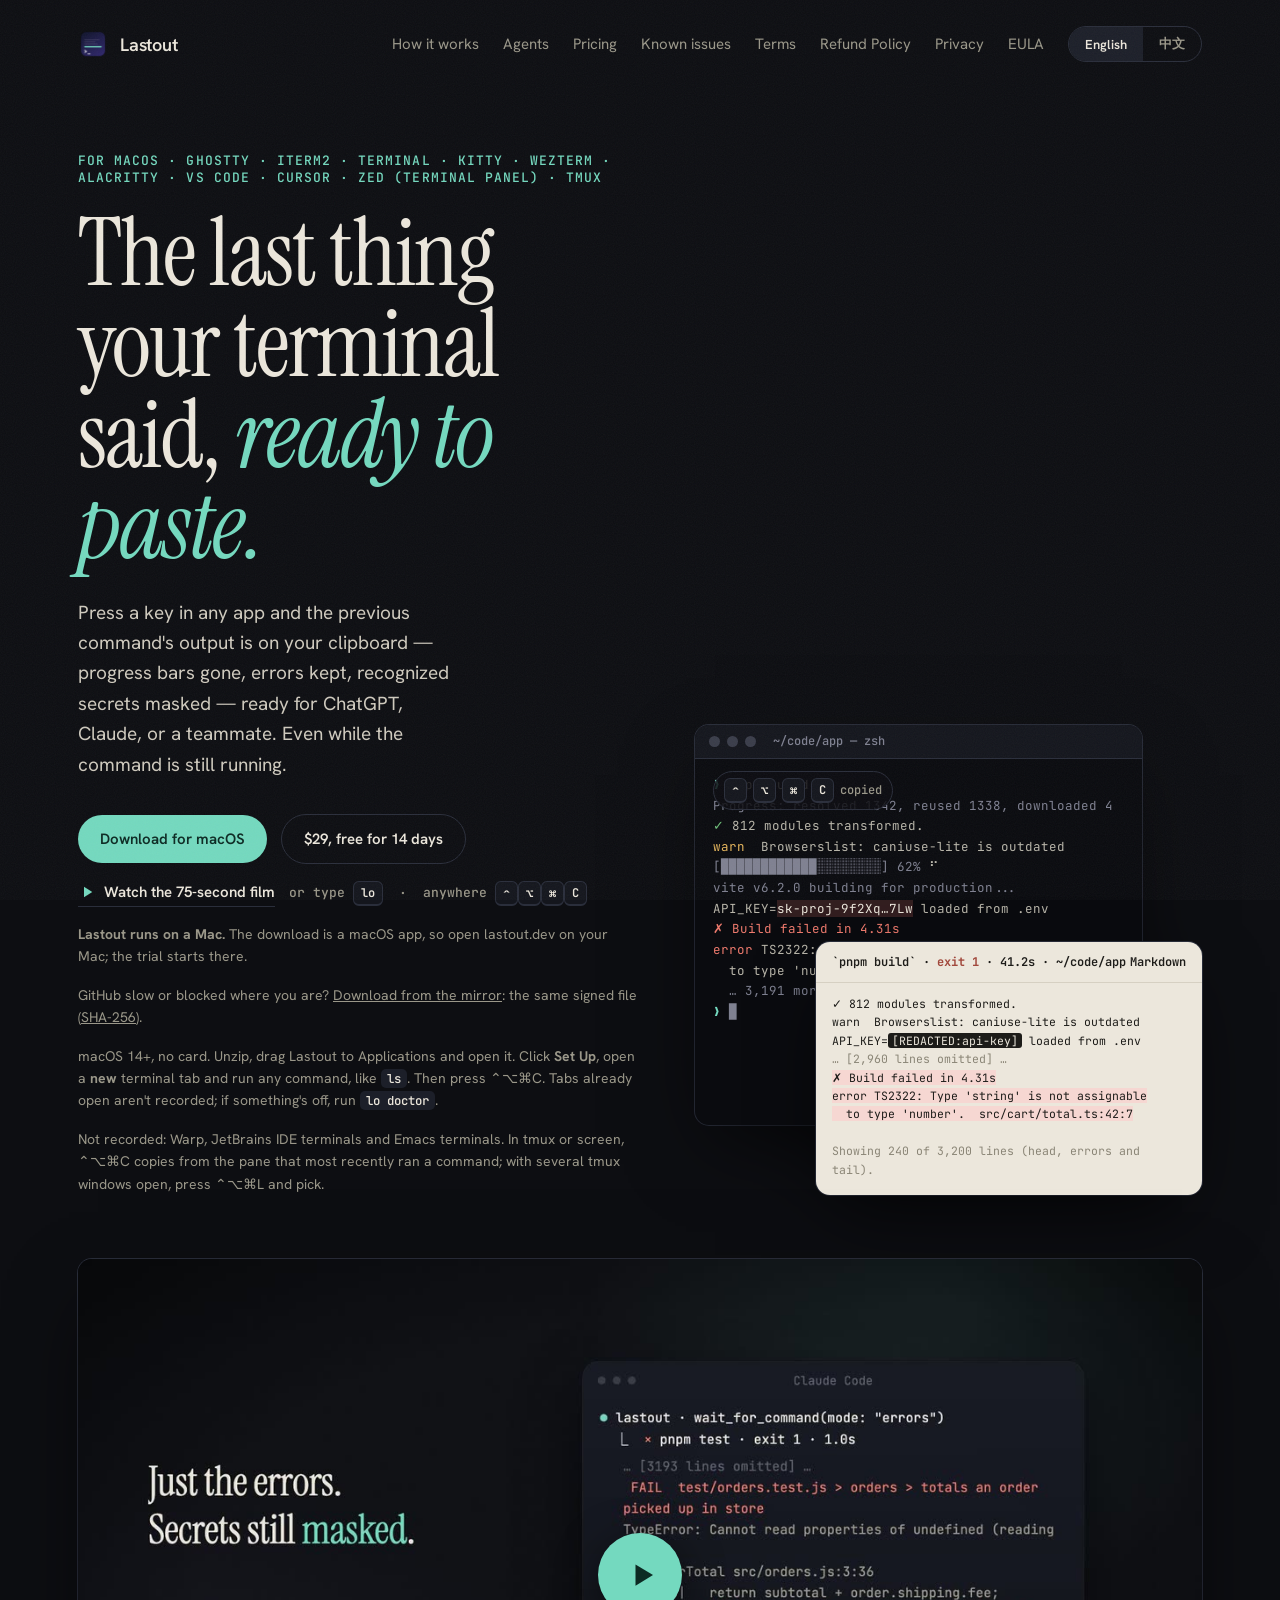
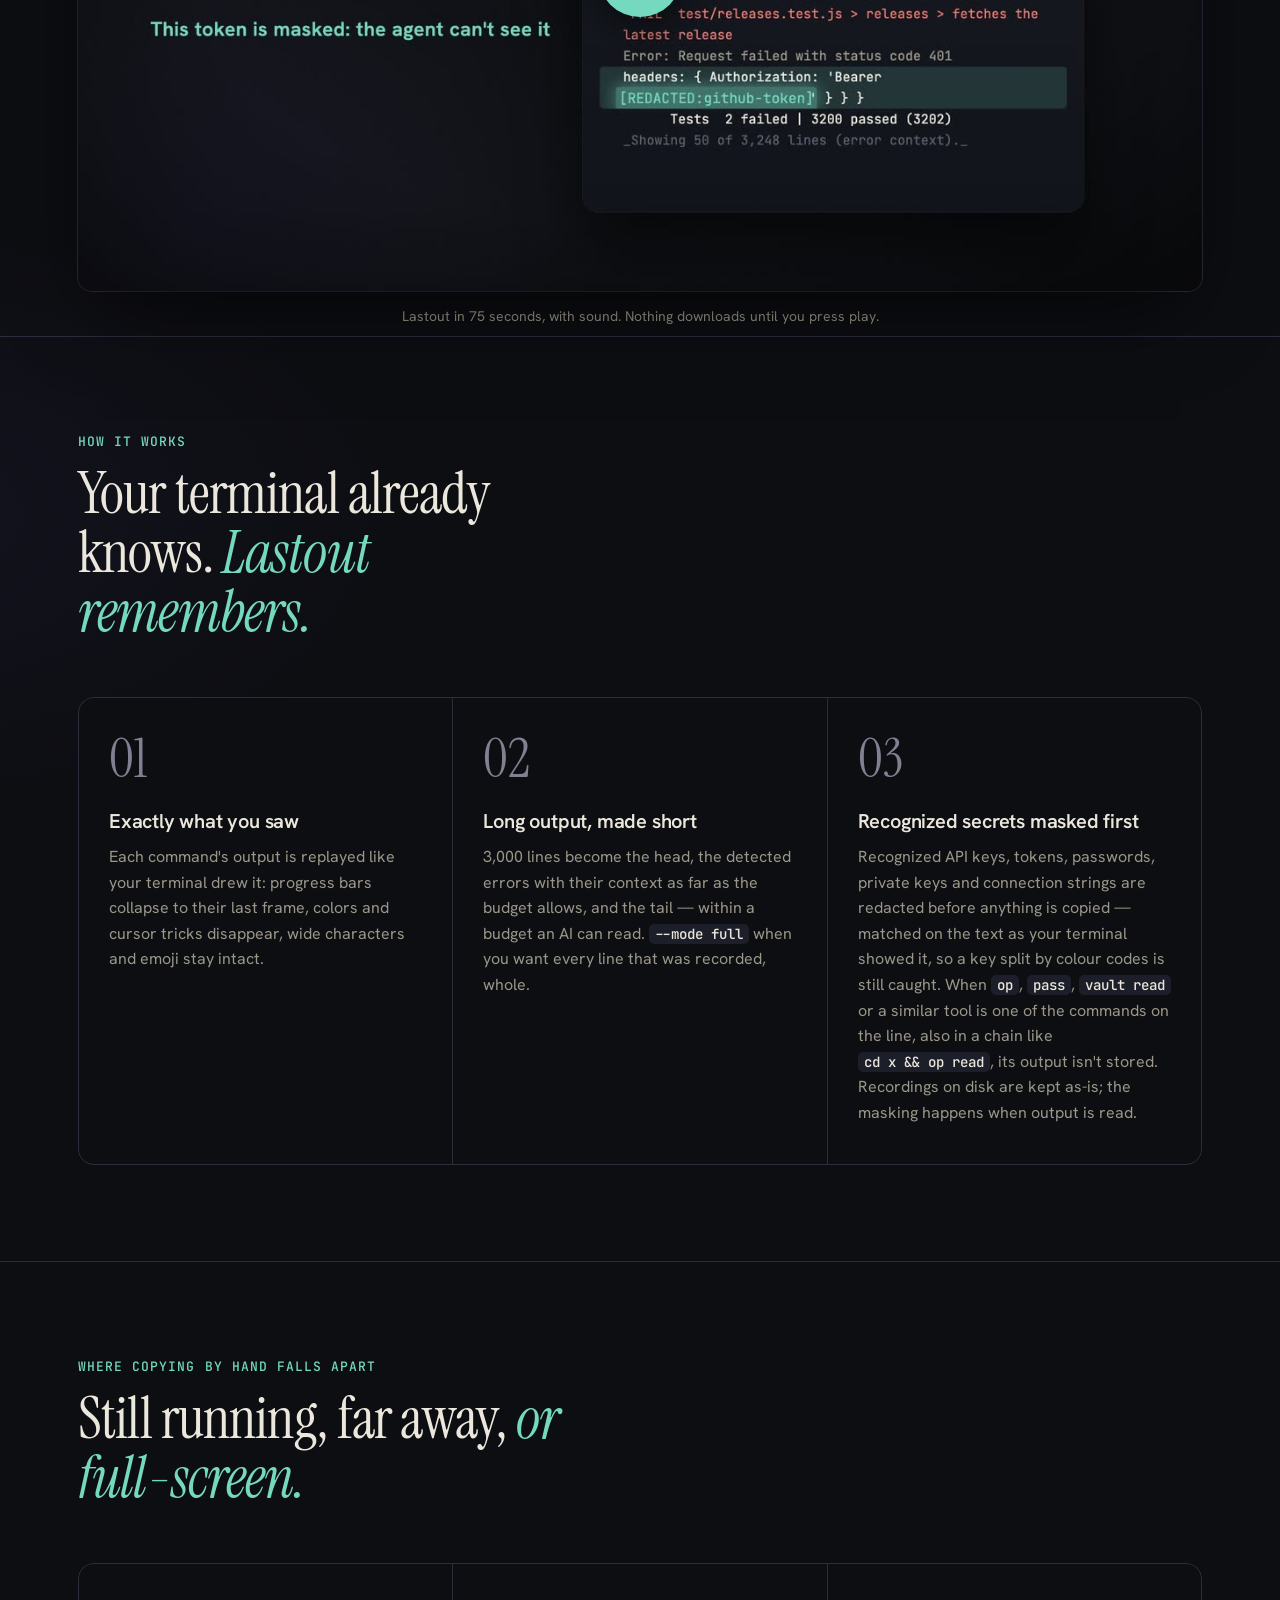
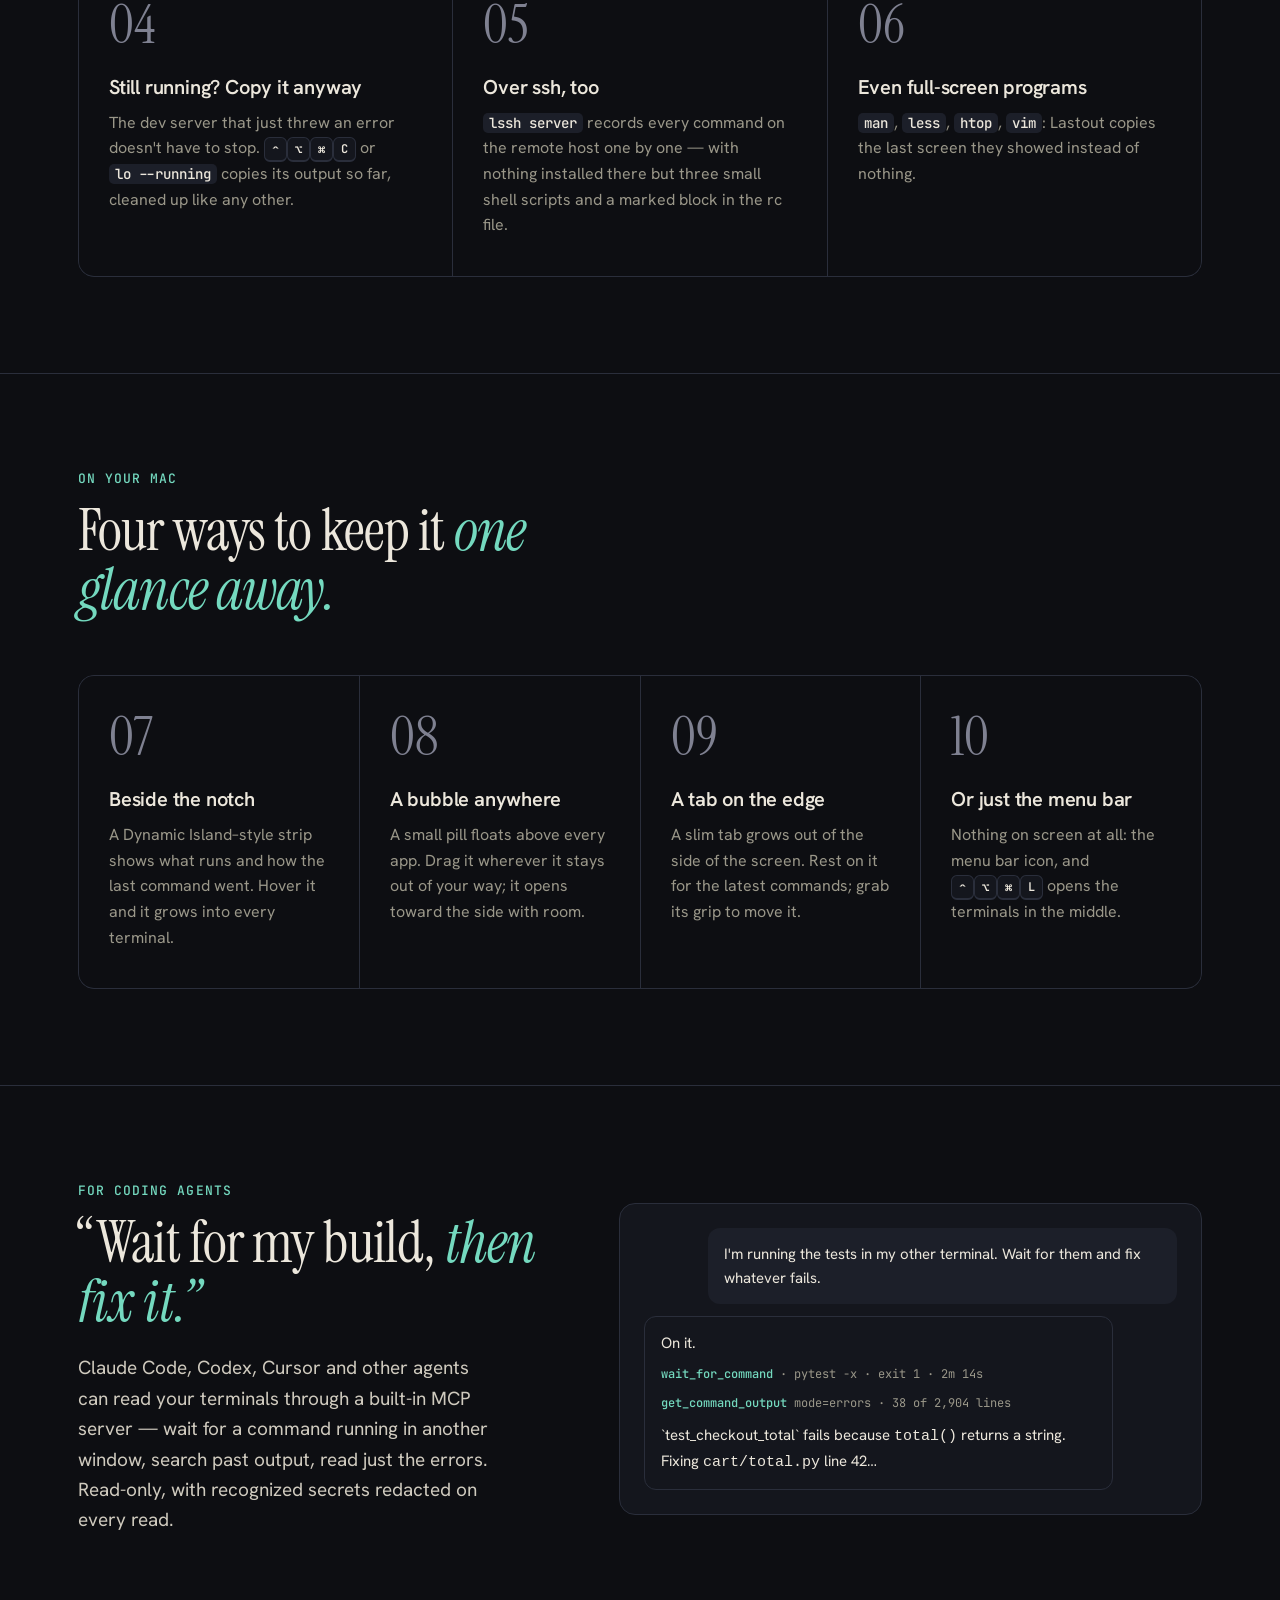
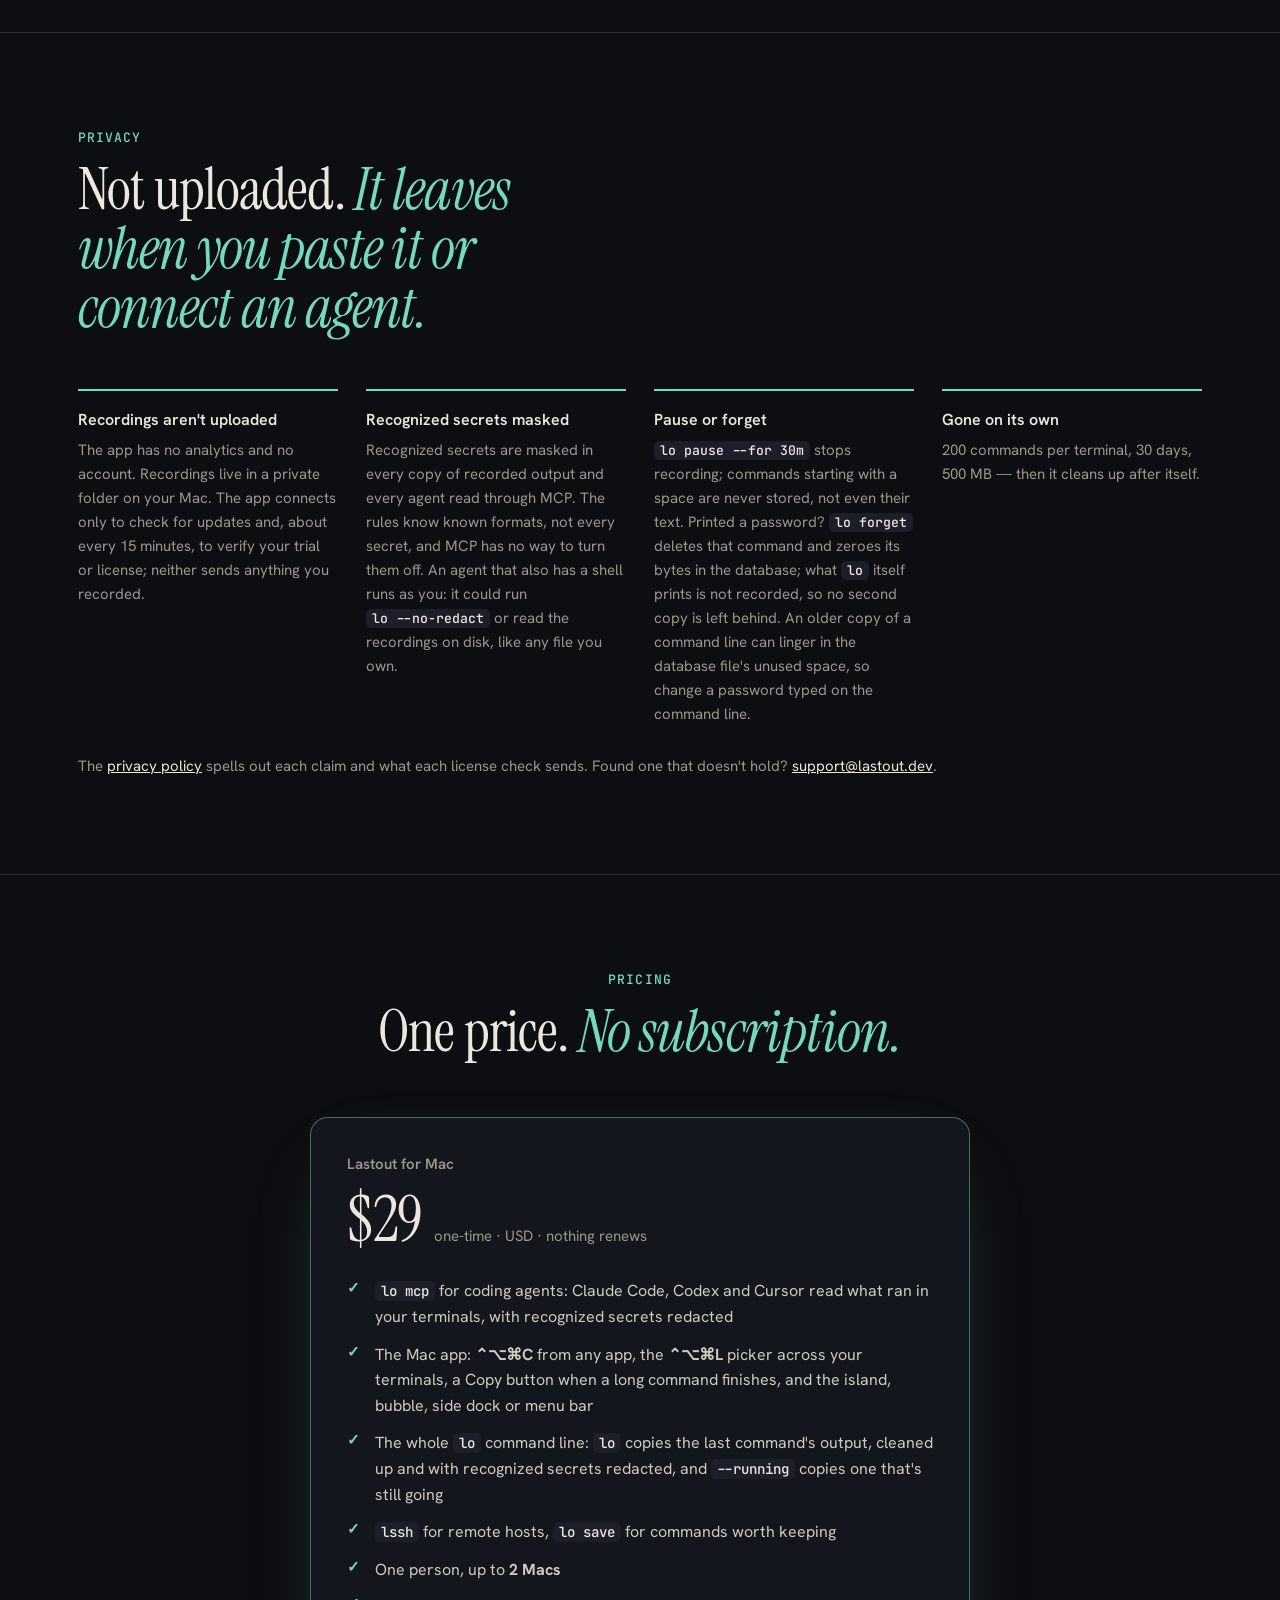
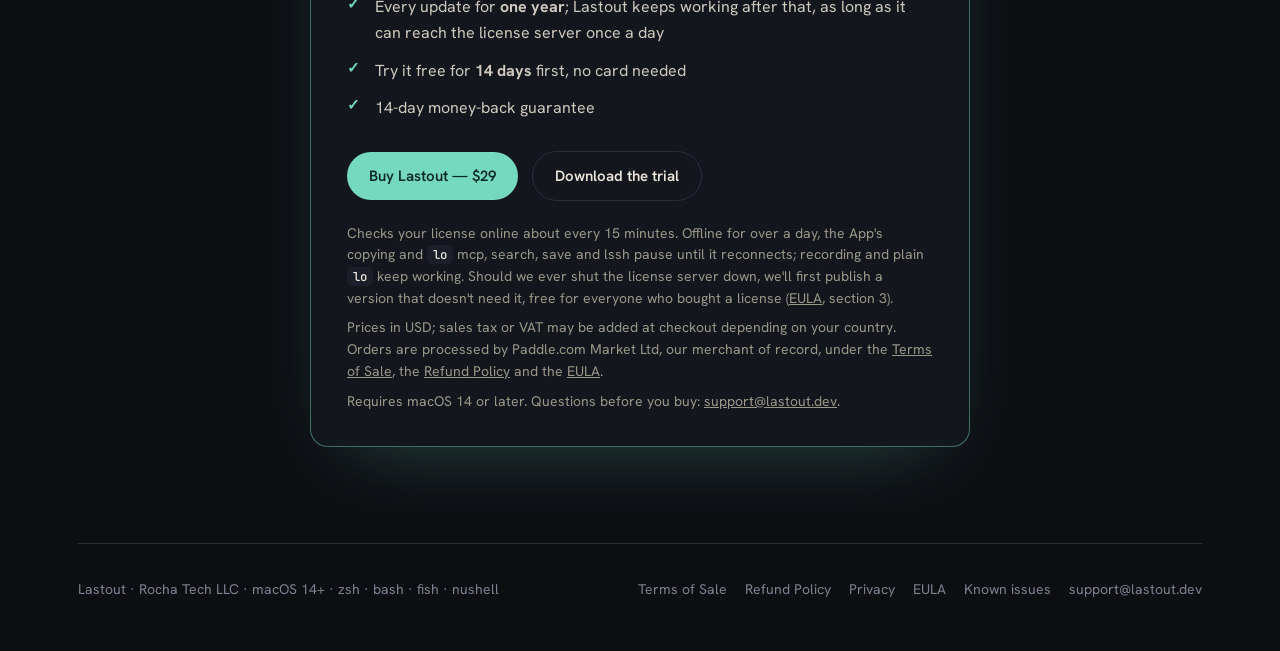
<file: index.html>
<!doctype html>
<html lang="en">
<head>
<meta charset="utf-8">
<meta name="viewport" content="width=device-width, initial-scale=1">
<title>Lastout — paste your terminal into any AI</title>
<meta name="description" content="Lastout copies the last command's output — cleaned up, condensed and with recognized secrets redacted — so you can paste it into ChatGPT or Claude without selecting text.">
<link rel="canonical" href="https://lastout.dev/">
<!-- Link previews (X, Slack, iMessage, WeChat, Jike). og.jpg is rendered from promo/src/premium/Og.tsx. -->
<meta property="og:type" content="website">
<meta property="og:site_name" content="Lastout">
<meta property="og:url" content="https://lastout.dev/">
<meta property="og:title" content="Lastout — paste your terminal into any AI">
<meta property="og:description" content="Press ⌃⌥⌘C in any app: the last command's output lands on your clipboard, cleaned up for an LLM, recognized secrets redacted. macOS, $29 once, free for 14 days.">
<meta property="og:image" content="https://lastout.dev/og.jpg">
<meta property="og:image:type" content="image/jpeg">
<meta property="og:image:width" content="1200">
<meta property="og:image:height" content="630">
<meta property="og:image:alt" content="Lastout: the last thing your terminal said, ready to paste. ⌃⌥⌘C.">
<meta name="twitter:card" content="summary_large_image">
<meta name="twitter:title" content="Lastout — paste your terminal into any AI">
<meta name="twitter:description" content="Press ⌃⌥⌘C in any app: the last command's output lands on your clipboard, cleaned up for an LLM, recognized secrets redacted. macOS, $29 once, free for 14 days.">
<meta name="twitter:image" content="https://lastout.dev/og.jpg">
<meta name="color-scheme" content="dark">
<link rel="icon" href="icon.png">
<link rel="apple-touch-icon" href="icon.png">
<link rel="preconnect" href="https://fonts.googleapis.com">
<link rel="preconnect" href="https://fonts.gstatic.com" crossorigin>
<!-- Loaded as print and switched on when it arrives: a stylesheet link would hold the whole page blank (up to 75 s) where Google is unreachable. -->
<link rel="stylesheet" href="https://fonts.googleapis.com/css2?family=Hanken+Grotesk:wght@400;500;600&family=Instrument+Serif:ital@0;1&family=JetBrains+Mono:wght@400;500;700&display=swap" media="print" onload="this.media='all'">
<noscript><link rel="stylesheet" href="https://fonts.googleapis.com/css2?family=Hanken+Grotesk:wght@400;500;600&family=Instrument+Serif:ital@0;1&family=JetBrains+Mono:wght@400;500;700&display=swap"></noscript>
<style>
  :root {
    --ink: #0d0e12;
    --ink-2: #14161d;
    --ink-3: #1c1f29;
    --line: #2a2e3b;
    --paper: #ece7dc;
    --muted: #9a9789;
    --dim: #7f8191;
    --mint: #74d9bf;
    --mint-ink: #0c2a23;
    --red: #ef7b6e;
    --amber: #e6b65c;
    --serif: "Instrument Serif", Georgia, serif;
    --sans: "Hanken Grotesk", -apple-system, sans-serif;
    --mono: "JetBrains Mono", ui-monospace, monospace;
  }
  * { box-sizing: border-box; margin: 0; padding: 0; }
  html { background: var(--ink); color: var(--paper); }
  body {
    font: 17px/1.6 var(--sans);
    background:
      radial-gradient(1200px 600px at 80% -10%, rgba(116, 217, 191, 0.07), transparent 60%),
      radial-gradient(900px 500px at -10% 30%, rgba(88, 76, 180, 0.08), transparent 60%),
      var(--ink);
    min-height: 100vh;
    overflow-x: hidden;
  }
  /* film grain */
  body::after {
    content: ""; position: fixed; inset: 0; pointer-events: none; opacity: 0.05; z-index: 50;
    background-image: url("data:image/svg+xml,%3Csvg xmlns='http://www.w3.org/2000/svg' width='160' height='160'%3E%3Cfilter id='n'%3E%3CfeTurbulence type='fractalNoise' baseFrequency='0.9' numOctaves='2' stitchTiles='stitch'/%3E%3C/filter%3E%3Crect width='100%25' height='100%25' filter='url(%23n)'/%3E%3C/svg%3E");
  }
  a { color: inherit; }
  .wrap { max-width: 1180px; margin: 0 auto; padding: 0 28px; }

  /* nav */
  nav { display: flex; align-items: center; justify-content: space-between; flex-wrap: wrap; gap: 14px 28px; padding: 26px 0; }
  .brand { display: flex; gap: 12px; align-items: center; font: 600 18px var(--sans); letter-spacing: -0.01em; text-decoration: none; }
  .brand img { width: 30px; height: 30px; }
  nav .links { display: flex; flex-wrap: wrap; align-items: center; gap: 8px 24px; font-size: 15px; color: var(--muted); }
  nav .links a { text-decoration: none; }
  nav .links a:hover { color: var(--paper); }

  /* language switch (the rules in page.css, less its margin) */
  .lang { display: inline-flex; border: 1px solid var(--line); border-radius: 999px; overflow: hidden; font: 600 13px var(--sans); }
  .lang button { appearance: none; border: 0; background: none; color: var(--muted); padding: 8px 16px; cursor: pointer; font: inherit; }
  .lang button[aria-pressed="true"] { background: var(--ink-3); color: var(--paper); }
  [hidden] { display: none !important; }

  /* hero */
  .hero { padding: 64px 0 40px; display: grid; grid-template-columns: 1.05fr 0.95fr; gap: 56px; align-items: end; }
  /* The demo's long lines clip, as in a terminal, instead of widening the page on phones. */
  .hero > * { min-width: 0; }
  .kicker { font: 500 13px var(--mono); letter-spacing: 0.08em; text-transform: uppercase; color: var(--mint); margin-bottom: 22px; }
  h1 { font: 400 clamp(52px, 7.4vw, 96px)/0.96 var(--serif); letter-spacing: -0.02em; }
  h1 em { color: var(--mint); }
  .lede { margin-top: 26px; max-width: 34ch; font-size: 19px; color: #cfcabe; }
  .cta { margin-top: 34px; display: flex; gap: 14px; flex-wrap: wrap; align-items: center; }
  .btn {
    display: inline-flex; align-items: center; gap: 10px; padding: 14px 22px; border-radius: 999px;
    font: 600 15px var(--sans); text-decoration: none; transition: transform .15s ease, background .2s ease;
  }
  .btn.primary { background: var(--mint); color: var(--mint-ink); }
  .btn.primary:hover { transform: translateY(-1px); background: #8de6cf; }
  .btn.ghost { border: 1px solid var(--line); color: var(--paper); }
  .btn.ghost:hover { border-color: var(--dim); }
  .keys { font: 500 13px var(--mono); color: var(--muted); }
  .hero .note { margin-top: 16px; color: var(--muted); font-size: 14px; }
  kbd {
    font: 600 12px var(--mono); padding: 3px 7px; border-radius: 6px; border: 1px solid var(--line);
    border-bottom-width: 2px; background: var(--ink-2); color: var(--paper);
  }

  /* the film: a poster until someone presses play, so no visitor downloads it unasked */
  .film { margin: 24px 0 8px; scroll-margin-top: 24px; }
  .watch { display: inline-flex; align-items: center; gap: 8px; color: var(--paper); font: 600 15px var(--sans); text-decoration: none; border-bottom: 1px solid var(--line); padding: 4px 0; }
  .watch:hover { border-color: var(--mint); color: var(--mint); }
  .watch svg { width: 18px; height: 18px; color: var(--mint); }
  .film .frame {
    position: relative; aspect-ratio: 16 / 9; border-radius: 14px; overflow: hidden; background: #0a0b0f;
    box-shadow: 0 30px 80px -20px rgba(0,0,0,0.7), 0 0 0 1px var(--line);
  }
  .film video { display: block; width: 100%; height: 100%; }
  .film .play {
    position: absolute; inset: 0; margin: auto; width: 84px; height: 84px; border-radius: 50%; border: 0; cursor: pointer;
    background: var(--mint); color: var(--mint-ink); display: grid; place-items: center;
    box-shadow: 0 10px 40px rgba(0,0,0,0.55); transition: transform .15s ease, background .2s ease;
  }
  .film .play:hover { transform: scale(1.05); background: #8de6cf; }
  .film .play:focus-visible { outline: 3px solid var(--paper); outline-offset: 4px; }
  .film .play svg { width: 30px; height: 30px; margin-left: 5px; }
  .film figcaption { margin-top: 14px; color: var(--muted); font-size: 14px; text-align: center; }
  @media (max-width: 520px) { .film .play { width: 64px; height: 64px; } .film .play svg { width: 24px; height: 24px; } }

  /* the demo */
  .stage { position: relative; height: 470px; }
  .term, .card {
    position: absolute; border-radius: 14px; overflow: hidden;
    box-shadow: 0 30px 80px -20px rgba(0,0,0,0.7), 0 0 0 1px var(--line);
  }
  .term { inset: 0 60px 70px 0; background: #0a0b0f; }
  .bar { height: 34px; display: flex; align-items: center; gap: 7px; padding: 0 14px; background: var(--ink-2); border-bottom: 1px solid var(--line); }
  .bar i { width: 11px; height: 11px; border-radius: 50%; background: #3a3d4a; }
  .bar span { margin-left: 10px; font: 500 12px var(--mono); color: var(--dim); }
  .term pre { padding: 16px 18px; font: 12.5px/1.65 var(--mono); color: #b9b6aa; white-space: pre; overflow: hidden; }
  .p { color: var(--mint); }
  .g { color: #6fbf7a; }
  .y { color: var(--amber); }
  .r { color: var(--red); }
  .d { color: var(--dim); }
  .leak { color: var(--paper); background: rgba(239,123,110,0.18); }
  .spin { display: inline-block; width: 1ch; }
  .spin::after { content: "⠋"; animation: spin 0.8s steps(8) infinite; }
  @keyframes spin {
    0% { content: "⠋"; } 12% { content: "⠙"; } 25% { content: "⠹"; } 37% { content: "⠸"; }
    50% { content: "⠼"; } 62% { content: "⠴"; } 75% { content: "⠦"; } 87% { content: "⠧"; }
  }

  .card {
    right: 0; bottom: 0; width: 76%; background: var(--paper); color: #1d1c19;
    animation: card 9s cubic-bezier(.2,.7,.2,1) infinite;
  }
  .card header { display: flex; justify-content: space-between; align-items: center; padding: 12px 16px; border-bottom: 1px solid #d6d0c2; font: 600 12px var(--mono); }
  .card header b { color: #a1483c; }
  .card pre { padding: 12px 16px 16px; font: 11.5px/1.6 var(--mono); white-space: pre-wrap; }
  .card .om { color: #8a8576; }
  .card .red { background: #1d1c19; color: var(--paper); padding: 0 4px; border-radius: 3px; }
  .card .err { background: #f6d7d2; }
  @keyframes card {
    0%, 30% { opacity: 0; transform: translate(30px, 40px) scale(.94); }
    40%, 88% { opacity: 1; transform: none; }
    100% { opacity: 0; transform: translate(0, -10px); }
  }
  .press {
    position: absolute; left: 18px; top: 46px; z-index: 2; display: flex; gap: 6px; align-items: center;
    padding: 6px 10px; border-radius: 999px; background: rgba(13,14,18,0.85); border: 1px solid var(--line);
    font: 500 12px var(--mono); color: var(--muted); animation: press 9s ease infinite;
  }
  @keyframes press {
    0%, 24% { opacity: 0; } 28% { opacity: 1; } 34% { opacity: 1; transform: scale(.96); } 38%, 100% { opacity: 0; }
  }

  /* sections */
  section { padding: 96px 0; border-top: 1px solid var(--line); }
  .label { font: 500 13px var(--mono); color: var(--mint); letter-spacing: 0.08em; text-transform: uppercase; }
  h2 { margin-top: 14px; font: 400 clamp(36px, 4.6vw, 58px)/1.02 var(--serif); letter-spacing: -0.015em; max-width: 18ch; }
  h2 em { color: var(--mint); }
  .grid3 { margin-top: 56px; display: grid; grid-template-columns: repeat(3, 1fr); gap: 1px; background: var(--line); border: 1px solid var(--line); border-radius: 16px; overflow: hidden; }
  .grid4 { margin-top: 56px; display: grid; grid-template-columns: repeat(4, 1fr); gap: 1px; background: var(--line); border: 1px solid var(--line); border-radius: 16px; overflow: hidden; }
  .cell { background: var(--ink); padding: 34px 30px 38px; }
  .cell .n { font: 400 54px/1 var(--serif); color: var(--dim); }
  .cell h3 { margin-top: 22px; font: 600 20px var(--sans); letter-spacing: -0.01em; }
  .cell p { margin-top: 10px; color: var(--muted); font-size: 16px; }
  .cell code, p code, .plan li code { font: 500 0.88em var(--mono); color: var(--paper); background: var(--ink-3); padding: 1px 6px; border-radius: 5px; white-space: nowrap; }

  .split { display: grid; grid-template-columns: 0.9fr 1.1fr; gap: 64px; align-items: center; }
  .split p.big { margin-top: 22px; color: #cfcabe; font-size: 19px; max-width: 38ch; }
  .chat { background: var(--ink-2); border: 1px solid var(--line); border-radius: 16px; padding: 24px; font-size: 15px; }
  .msg { padding: 14px 16px; border-radius: 12px; max-width: 88%; }
  .msg + .msg { margin-top: 12px; }
  .you { background: var(--ink-3); margin-left: auto; }
  .ai { border: 1px solid var(--line); }
  .tool { margin: 10px 0 0; font: 12px/1.6 var(--mono); color: var(--muted); }
  .tool b { color: var(--mint); font-weight: 500; }

  .privacy { display: grid; grid-template-columns: repeat(4, 1fr); gap: 28px; margin-top: 52px; }
  .privacy div { border-top: 2px solid var(--mint); padding-top: 18px; }
  .privacy h3 { font: 600 16px var(--sans); }
  .privacy p { margin-top: 8px; color: var(--muted); font-size: 15px; }
  #privacy .fine { margin-top: 28px; color: var(--muted); font-size: 15px; }
  #privacy .fine a { color: var(--paper); }

  /* pricing: one card, centred under a centred heading */
  #pricing .label, #pricing h2 { text-align: center; margin-left: auto; margin-right: auto; }
  #pricing h2 { max-width: none; }
  .plans { margin-top: 56px; display: flex; justify-content: center; }
  .plan { width: 100%; max-width: 660px; border: 1px solid var(--line); border-radius: 18px; background: var(--ink-2); padding: 36px 36px 34px; position: relative; overflow: hidden; }
  .plan.paid { border-color: rgba(116, 217, 191, 0.45); box-shadow: 0 30px 80px -40px rgba(116, 217, 191, 0.35); }
  .plan .name { font: 600 15px var(--sans); color: var(--muted); }
  .plan .price { margin-top: 14px; display: flex; align-items: baseline; gap: 12px; flex-wrap: wrap; }
  .plan .price b { font: 400 64px/1 var(--serif); letter-spacing: -0.02em; }
  .plan .price span { color: var(--muted); font-size: 15px; }
  .plan ul { list-style: none; margin-top: 26px; display: grid; gap: 12px; color: #cfcabe; font-size: 16px; }
  .plan li { padding-left: 28px; position: relative; }
  .plan li::before { content: "✓"; position: absolute; left: 0; top: 0; color: var(--mint); font: 600 15px var(--mono); }
  .plan .cta { margin-top: 30px; }
  .plan .fine { margin-top: 22px; color: var(--muted); font-size: 14px; line-height: 1.55; }
  .plan .fine + .fine { margin-top: 8px; }
  .plan .fine a { color: var(--muted); }
  .buy-note { margin-top: 14px; font-size: 14px; color: var(--amber); }
  .buy-note:empty { display: none; }
  .tag { font: 500 12px var(--mono); color: var(--mint); letter-spacing: 0.06em; text-transform: uppercase; }
  footer { padding: 34px 0 50px; border-top: 1px solid var(--line); color: var(--dim); font-size: 14px; display: flex; justify-content: space-between; flex-wrap: wrap; gap: 12px 28px; }
  footer .links { display: flex; flex-wrap: wrap; gap: 8px 18px; }
  footer a { text-decoration: none; }
  footer a:hover { color: var(--paper); }

  /* Chinese: CJK glyphs fill the em box, so headings are set smaller, with more leading and no
     negative tracking, and each phrase of a heading stays on one line instead of breaking mid-word. */
  :lang(zh) h1 { font-size: clamp(34px, 4.6vw, 60px); line-height: 1.2; letter-spacing: 0; }
  :lang(zh) h2 { font-size: clamp(30px, 3.6vw, 46px); line-height: 1.25; letter-spacing: 0; max-width: none; }
  :lang(zh) h1 > *, :lang(zh) h2 > * { display: inline-block; }
  :lang(zh) .lede, :lang(zh) .split p.big { max-width: 24em; }
  :lang(zh) .kicker, :lang(zh) .label { letter-spacing: 0.04em; }

  /* entrance */
  .rise { opacity: 0; transform: translateY(14px); animation: rise .9s cubic-bezier(.2,.7,.2,1) forwards; }
  .rise.d1 { animation-delay: .08s; } .rise.d2 { animation-delay: .18s; } .rise.d3 { animation-delay: .3s; } .rise.d4 { animation-delay: .45s; }
  @keyframes rise { to { opacity: 1; transform: none; } }
  @media (prefers-reduced-motion: reduce) {
    .rise, .card, .press { animation: none; opacity: 1; transform: none; }
    .press { display: none; }
    .spin::after { animation: none; }
  }

  @media (max-width: 920px) {
    .hero, .split { grid-template-columns: 1fr; }
    .stage { height: 440px; }
    .grid3 { grid-template-columns: 1fr; }
    .grid4 { grid-template-columns: repeat(2, 1fr); }
    .privacy { grid-template-columns: 1fr 1fr; }
  }
  @media (max-width: 520px) {
    .wrap { padding: 0 18px; }
    nav { padding: 20px 0; }
    nav .links { font-size: 14px; gap: 6px 16px; }
    .grid4 { grid-template-columns: 1fr; }
    /* Stack before/after so the noisy output (and its leaked key) stays visible. */
    .stage { height: auto; }
    .term, .card { position: relative; inset: auto; }
    .term pre { font-size: 11px; }
    /* Static on phones: no blank space while the card is "not yet copied". */
    .card { width: 92%; margin: -36px 0 0 auto; animation: none; }
    .press { display: none; }
    .privacy { grid-template-columns: 1fr; }
    .plan { padding: 28px 22px; }
    .plan .price b { font-size: 54px; }
  }
</style>
</head>
<body>
<main>
<div class="wrap">
  <nav>
    <a class="brand" href="#"><img src="icon.png" alt="">Lastout</a>
    <div class="links">
      <a href="#how"><span data-doc="en">How it works</span><span data-doc="zh" hidden>工作原理</span></a>
      <a href="#agents"><span data-doc="en">Agents</span><span data-doc="zh" hidden>编程 Agent</span></a>
      <a href="#pricing"><span data-doc="en">Pricing</span><span data-doc="zh" hidden>价格</span></a>
      <a href="known-issues.html" data-lang-link><span data-doc="en">Known issues</span><span data-doc="zh" hidden>已知问题</span></a>
      <a href="terms.html" data-lang-link><span data-doc="en">Terms</span><span data-doc="zh" hidden>条款</span></a>
      <a href="refund.html" data-lang-link><span data-doc="en">Refund Policy</span><span data-doc="zh" hidden>退款政策</span></a>
      <a href="privacy.html" data-lang-link><span data-doc="en">Privacy</span><span data-doc="zh" hidden>隐私</span></a>
      <a href="eula.html" data-lang-link><span data-doc="en">EULA</span><span data-doc="zh" hidden>许可协议</span></a>
      <div class="lang" role="group" aria-label="Language">
        <button type="button" data-lang="en" aria-pressed="true">English</button>
        <button type="button" data-lang="zh" aria-pressed="false">中文</button>
      </div>
    </div>
  </nav>

  <header class="hero" data-doc="en">
    <div>
      <div class="kicker rise">For macOS · Ghostty · iTerm2 · Terminal · kitty · WezTerm · Alacritty · VS Code · Cursor · Zed (terminal panel) · tmux</div>
      <h1 class="rise d1">The last thing your terminal said, <em>ready to paste.</em></h1>
      <p class="lede rise d2">Press a key in any app and the previous command's output is on your clipboard — progress bars gone, errors kept, recognized secrets masked — ready for ChatGPT, Claude, or a teammate. Even while the command is still running.</p>
      <div class="cta rise d3">
        <a class="btn primary" data-download href="https://github.com/Xiang-Suc/lastout-releases/releases/latest">Download for macOS</a>
        <a class="btn ghost" href="#pricing">$29, free for 14 days</a>
        <a class="watch" data-watch href="#film-en"><svg viewBox="0 0 24 24" aria-hidden="true"><path d="M8 5v14l11-7z" fill="currentColor"/></svg>Watch the 75-second film</a>
        <span class="keys">or type <kbd>lo</kbd> &nbsp;·&nbsp; anywhere <kbd>⌃</kbd><kbd>⌥</kbd><kbd>⌘</kbd><kbd>C</kbd></span>
      </div>
      <p class="note rise d3" data-not-mac hidden><b>Lastout runs on a Mac.</b> The download is a macOS app, so open lastout.dev on your Mac; the trial starts there.</p>
      <p class="note rise d3" data-mirror-note>GitHub slow or blocked where you are? <a data-mirror="Lastout.zip" href="https://dl.lastout.dev/Lastout.zip">Download from the mirror</a>: the same signed file (<a data-mirror="SHA256SUMS" href="https://dl.lastout.dev/SHA256SUMS">SHA-256</a>).</p>
      <p class="note rise d3">macOS 14+, no card. Unzip, drag Lastout to Applications and open it. Click <b>Set Up</b>, open a <b>new</b> terminal tab and run any command, like <code>ls</code>. Then press ⌃⌥⌘C. Tabs already open aren't recorded; if something's off, run <code>lo doctor</code>.</p>
      <p class="note rise d3">Not recorded: Warp, JetBrains IDE terminals and Emacs terminals. In tmux or screen, ⌃⌥⌘C copies from the pane that most recently ran a command; with several tmux windows open, press ⌃⌥⌘L and pick.</p>
    </div>

    <div class="stage rise d4" role="img" aria-label="A noisy build output becomes a clean, redacted snippet">
      <div class="term">
        <div class="bar"><i></i><i></i><i></i><span>~/code/app — zsh</span></div>
<pre><span class="p">❯</span> pnpm build
<span class="d">Progress: resolved 1342, reused 1338, downloaded 4</span>
<span class="g">✓</span> 812 modules transformed.
<span class="y">warn</span>  Browserslist: caniuse-lite is outdated
<span class="d">[████████████░░░░░░░░] 62% </span><span class="spin"></span>
<span class="d">vite v6.2.0 building for production...</span>
API_KEY=<span class="leak">sk-proj-9f2Xq…7Lw</span> loaded from .env
<span class="r">✗ Build failed in 4.31s</span>
<span class="r">error</span> TS2322: Type 'string' is not assignable
  to type 'number'.  src/cart/total.ts:42:7
<span class="d">  … 3,191 more lines …</span>
<span class="p">❯</span> <span class="d">█</span></pre>
      </div>
      <div class="press"><kbd>⌃</kbd><kbd>⌥</kbd><kbd>⌘</kbd><kbd>C</kbd> copied</div>
      <div class="card">
        <header><span>`pnpm build` · <b>exit 1</b> · 41.2s · ~/code/app</span><span>Markdown</span></header>
<pre>✓ 812 modules transformed.
warn  Browserslist: caniuse-lite is outdated
API_KEY=<span class="red">[REDACTED:api-key]</span> loaded from .env
<span class="om">… [2,960 lines omitted] …</span>
<span class="err">✗ Build failed in 4.31s
error TS2322: Type 'string' is not assignable
  to type 'number'.  src/cart/total.ts:42:7</span>

<span class="om">Showing 240 of 3,200 lines (head, errors and tail).</span></pre>
      </div>
    </div>
  </header>

  <header class="hero" lang="zh-CN" data-doc="zh" hidden>
    <div>
      <div class="kicker rise">适用于 macOS · Ghostty · iTerm2 · Terminal · kitty · WezTerm · Alacritty · VS Code · Cursor · Zed（终端面板）· tmux</div>
      <h1 class="rise d1"><span>上一条命令的输出，</span><em>按一下就能贴。</em></h1>
      <p class="lede rise d2">在任何 App 里按一下快捷键，上一条命令的输出就进了剪贴板：进度条去掉，错误留下，识别出的密钥先遮盖，直接贴给 ChatGPT、Claude 或同事。命令还没跑完也能复制。</p>
      <div class="cta rise d3">
        <a class="btn primary" data-download href="https://github.com/Xiang-Suc/lastout-releases/releases/latest">下载 macOS 版</a>
        <a class="btn ghost" href="#pricing">$29，先免费试用 14 天</a>
        <a class="watch" data-watch href="#film-zh"><svg viewBox="0 0 24 24" aria-hidden="true"><path d="M8 5v14l11-7z" fill="currentColor"/></svg>看 75 秒介绍片</a>
        <span class="keys">或在终端输入 <kbd>lo</kbd> &nbsp;·&nbsp; 任何地方按 <kbd>⌃</kbd><kbd>⌥</kbd><kbd>⌘</kbd><kbd>C</kbd></span>
      </div>
      <p class="note rise d3" data-not-mac hidden><b>Lastout 在 Mac 上运行。</b>下载的是 macOS App，请在 Mac 上打开 lastout.dev；试用从那里开始。</p>
      <p class="note rise d3" data-mirror-note>GitHub 下载慢或打不开？<a data-mirror="Lastout.zip" href="https://dl.lastout.dev/Lastout.zip">走备用下载</a>，是同一个签名过的文件（<a data-mirror="SHA256SUMS" href="https://dl.lastout.dev/SHA256SUMS">SHA-256</a>）。</p>
      <p class="note rise d3">需要 macOS 14 及以上，试用不用绑卡。解压后把 Lastout 拖进「应用程序」再打开。点<b>接入</b>，打开一个<b>新的</b>终端标签页，随便跑一条命令，比如 <code>ls</code>，然后按 ⌃⌥⌘C。之前已经打开的标签页不会被录制；哪里不对就运行 <code>lo doctor</code>。</p>
      <p class="note rise d3">不录制：Warp、JetBrains IDE 和 Emacs 的内置终端。在 tmux 或 screen 里，⌃⌥⌘C 复制最近跑过命令的那个窗格；同时开着几个 tmux 窗口时，请按 ⌃⌥⌘L 挑选。</p>
    </div>

    <div class="stage rise d4" role="img" aria-label="一段杂乱的构建输出，变成干净、遮盖了识别到的密钥的片段">
      <div class="term">
        <div class="bar"><i></i><i></i><i></i><span>~/code/app — zsh</span></div>
<pre><span class="p">❯</span> pnpm build
<span class="d">Progress: resolved 1342, reused 1338, downloaded 4</span>
<span class="g">✓</span> 812 modules transformed.
<span class="y">warn</span>  Browserslist: caniuse-lite is outdated
<span class="d">[████████████░░░░░░░░] 62% </span><span class="spin"></span>
<span class="d">vite v6.2.0 building for production...</span>
API_KEY=<span class="leak">sk-proj-9f2Xq…7Lw</span> loaded from .env
<span class="r">✗ Build failed in 4.31s</span>
<span class="r">error</span> TS2322: Type 'string' is not assignable
  to type 'number'.  src/cart/total.ts:42:7
<span class="d">  … 3,191 more lines …</span>
<span class="p">❯</span> <span class="d">█</span></pre>
      </div>
      <div class="press"><kbd>⌃</kbd><kbd>⌥</kbd><kbd>⌘</kbd><kbd>C</kbd> 已复制</div>
      <div class="card">
        <header><span>`pnpm build` · <b>exit 1</b> · 41.2s · ~/code/app</span><span>Markdown</span></header>
<pre>✓ 812 modules transformed.
warn  Browserslist: caniuse-lite is outdated
API_KEY=<span class="red">[REDACTED:api-key]</span> loaded from .env
<span class="om">… [2,960 lines omitted] …</span>
<span class="err">✗ Build failed in 4.31s
error TS2322: Type 'string' is not assignable
  to type 'number'.  src/cart/total.ts:42:7</span>

<span class="om">Showing 240 of 3,200 lines (head, errors and tail).</span></pre>
      </div>
    </div>
  </header>

  <figure class="film" id="film-en" data-doc="en">
    <div class="frame">
      <video controls playsinline preload="none" poster="media/lastout-brand-en.jpg" src="media/lastout-brand-en.mp4" aria-label="Lastout in 75 seconds"></video>
      <button class="play" type="button" aria-label="Play the film" hidden><svg viewBox="0 0 24 24" aria-hidden="true"><path fill="currentColor" d="M6 3.5v17l14-8.5z"/></svg></button>
    </div>
    <figcaption>Lastout in 75 seconds, with sound. Nothing downloads until you press play.</figcaption>
  </figure>

  <figure class="film" id="film-zh" lang="zh-CN" data-doc="zh" hidden>
    <div class="frame">
      <video controls playsinline preload="none" poster="media/lastout-brand-zh.jpg" src="media/lastout-brand-zh.mp4" aria-label="75 秒看完 Lastout"></video>
      <button class="play" type="button" aria-label="播放影片" hidden><svg viewBox="0 0 24 24" aria-hidden="true"><path fill="currentColor" d="M6 3.5v17l14-8.5z"/></svg></button>
    </div>
    <figcaption>75 秒看完 Lastout，有声音。按下播放才开始加载。</figcaption>
  </figure>
</div>

<section id="how">
  <div class="wrap" data-doc="en">
    <div class="label">How it works</div>
    <h2>Your terminal already knows. <em>Lastout remembers.</em></h2>
    <div class="grid3">
      <div class="cell">
        <div class="n">01</div>
        <h3>Exactly what you saw</h3>
        <p>Each command's output is replayed like your terminal drew it: progress bars collapse to their last frame, colors and cursor tricks disappear, wide characters and emoji stay intact.</p>
      </div>
      <div class="cell">
        <div class="n">02</div>
        <h3>Long output, made short</h3>
        <p>3,000 lines become the head, the detected errors with their context as far as the budget allows, and the tail — within a budget an AI can read. <code>--mode full</code> when you want every line that was recorded, whole.</p>
      </div>
      <div class="cell">
        <div class="n">03</div>
        <h3>Recognized secrets masked first</h3>
        <p>Recognized API keys, tokens, passwords, private keys and connection strings are redacted before anything is copied — matched on the text as your terminal showed it, so a key split by colour codes is still caught. When <code>op</code>, <code>pass</code>, <code>vault read</code> or a similar tool is one of the commands on the line, also in a chain like <code>cd x &amp;&amp; op read</code>, its output isn't stored. Recordings on disk are kept as-is; the masking happens when output is read.</p>
      </div>
    </div>
  </div>
  <div class="wrap" lang="zh-CN" data-doc="zh" hidden>
    <div class="label">工作原理</div>
    <h2><span>终端都看见了，</span><em>Lastout 都记着。</em></h2>
    <div class="grid3">
      <div class="cell">
        <div class="n">01</div>
        <h3>和你看到的一模一样</h3>
        <p>每条命令的输出，都按终端当时画出来的样子还原：进度条只留最后一帧，颜色和光标控制序列都去掉，宽字符和 emoji 原样保留。</p>
      </div>
      <div class="cell">
        <div class="n">02</div>
        <h3>再长的输出，也能变短</h3>
        <p>3,000 行变成开头、预算之内能放下的错误连同上下文，再加上结尾，控制在 AI 读得下的长度里。想要录下的每一行、整行不切，就用 <code>--mode full</code>。</p>
      </div>
      <div class="cell">
        <div class="n">03</div>
        <h3>先遮盖识别出的密钥</h3>
        <p>识别出的 API 密钥、token、密码、私钥和连接字符串，在复制之前就会被遮盖。匹配的是终端显示出来的文字，所以被颜色代码拆开的密钥也逃不掉。<code>op</code>、<code>pass</code>、<code>vault read</code> 这类工具是这一行里的某条命令时，输出不存，写在 <code>cd x &amp;&amp; op read</code> 这种连写里的也一样。磁盘上的记录保持原样，遮盖发生在读取输出的时候。</p>
      </div>
    </div>
  </div>
</section>

<section id="more">
  <div class="wrap" data-doc="en">
    <div class="label">Where copying by hand falls apart</div>
    <h2>Still running, far away, <em>or full-screen.</em></h2>
    <div class="grid3">
      <div class="cell">
        <div class="n">04</div>
        <h3>Still running? Copy it anyway</h3>
        <p>The dev server that just threw an error doesn't have to stop. <kbd>⌃</kbd><kbd>⌥</kbd><kbd>⌘</kbd><kbd>C</kbd> or <code>lo --running</code> copies its output so far, cleaned up like any other.</p>
      </div>
      <div class="cell">
        <div class="n">05</div>
        <h3>Over ssh, too</h3>
        <p><code>lssh server</code> records every command on the remote host one by one — with nothing installed there but three small shell scripts and a marked block in the rc file.</p>
      </div>
      <div class="cell">
        <div class="n">06</div>
        <h3>Even full-screen programs</h3>
        <p><code>man</code>, <code>less</code>, <code>htop</code>, <code>vim</code>: Lastout copies the last screen they showed instead of nothing.</p>
      </div>
    </div>
  </div>
  <div class="wrap" lang="zh-CN" data-doc="zh" hidden>
    <div class="label">手动复制最麻烦的三种情况</div>
    <h2><span>还在跑、在远程，</span><em>或者是全屏程序。</em></h2>
    <div class="grid3">
      <div class="cell">
        <div class="n">04</div>
        <h3>还在跑？照样复制</h3>
        <p>刚报错的开发服务器不用停。<kbd>⌃</kbd><kbd>⌥</kbd><kbd>⌘</kbd><kbd>C</kbd> 或 <code>lo --running</code> 会复制它到目前为止的输出，和别的输出一样整理好。</p>
      </div>
      <div class="cell">
        <div class="n">05</div>
        <h3>ssh 上也行</h3>
        <p><code>lssh server</code> 把远程主机上的每条命令逐条记录下来，那台机器上只需要放三个小 shell 脚本和 rc 文件里的一段标记代码，别的什么都不用装。</p>
      </div>
      <div class="cell">
        <div class="n">06</div>
        <h3>全屏程序也行</h3>
        <p><code>man</code>、<code>less</code>、<code>htop</code>、<code>vim</code>：Lastout 复制它们最后显示的那一屏，而不是一片空白。</p>
      </div>
    </div>
  </div>
</section>

<section id="mac">
  <div class="wrap" data-doc="en">
    <div class="label">On your Mac</div>
    <h2>Four ways to keep it <em>one glance away.</em></h2>
    <div class="grid4">
      <div class="cell">
        <div class="n">07</div>
        <h3>Beside the notch</h3>
        <p>A Dynamic Island–style strip shows what runs and how the last command went. Hover it and it grows into every terminal.</p>
      </div>
      <div class="cell">
        <div class="n">08</div>
        <h3>A bubble anywhere</h3>
        <p>A small pill floats above every app. Drag it wherever it stays out of your way; it opens toward the side with room.</p>
      </div>
      <div class="cell">
        <div class="n">09</div>
        <h3>A tab on the edge</h3>
        <p>A slim tab grows out of the side of the screen. Rest on it for the latest commands; grab its grip to move it.</p>
      </div>
      <div class="cell">
        <div class="n">10</div>
        <h3>Or just the menu bar</h3>
        <p>Nothing on screen at all: the menu bar icon, and <kbd>⌃</kbd><kbd>⌥</kbd><kbd>⌘</kbd><kbd>L</kbd> opens the terminals in the middle.</p>
      </div>
    </div>
  </div>
  <div class="wrap" lang="zh-CN" data-doc="zh" hidden>
    <div class="label">在你的 Mac 上</div>
    <h2><span>四种摆法，</span><em>抬眼就能看到。</em></h2>
    <div class="grid4">
      <div class="cell">
        <div class="n">07</div>
        <h3>刘海旁边</h3>
        <p>灵动岛样式的一条细条，显示正在跑什么、上一条命令结果如何。鼠标移上去，它就展开，列出每个终端。</p>
      </div>
      <div class="cell">
        <div class="n">08</div>
        <h3>随处摆放的气泡</h3>
        <p>一个小气泡浮在所有 App 之上。拖到不碍事的地方；它会朝有空间的一侧展开。</p>
      </div>
      <div class="cell">
        <div class="n">09</div>
        <h3>屏幕边缘的标签</h3>
        <p>屏幕侧边伸出一个细长的标签。鼠标停在上面就能看到最新的命令；抓住把手可以挪位置。</p>
      </div>
      <div class="cell">
        <div class="n">10</div>
        <h3>或者只用菜单栏</h3>
        <p>屏幕上什么都不放：只有菜单栏图标，按 <kbd>⌃</kbd><kbd>⌥</kbd><kbd>⌘</kbd><kbd>L</kbd> 在屏幕中央打开终端面板。</p>
      </div>
    </div>
  </div>
</section>

<section id="agents">
  <div class="wrap split" data-doc="en">
    <div>
      <div class="label">For coding agents</div>
      <h2>“Wait for my build, <em>then fix it.”</em></h2>
      <p class="big">Claude Code, Codex, Cursor and other agents can read your terminals through a built-in MCP server — wait for a command running in another window, search past output, read just the errors. Read-only, with recognized secrets redacted on every read.</p>
    </div>
    <div class="chat">
      <div class="msg you">I'm running the tests in my other terminal. Wait for them and fix whatever fails.</div>
      <div class="msg ai">On it.
        <p class="tool"><b>wait_for_command</b> · pytest -x · exit 1 · 2m 14s</p>
        <p class="tool"><b>get_command_output</b> mode=errors · 38 of 2,904 lines</p>
        <div style="margin-top:10px">`test_checkout_total` fails because <code>total()</code> returns a string. Fixing <code>cart/total.py</code> line 42…</div>
      </div>
    </div>
  </div>
  <div class="wrap split" lang="zh-CN" data-doc="zh" hidden>
    <div>
      <div class="label">给编程 Agent</div>
      <h2><span>「等构建跑完，</span><em>再把它修好。」</em></h2>
      <p class="big">Claude Code、Codex、Cursor 和其他 Agent 可以通过内置的 MCP 服务器读取你的终端：等另一个窗口里正在跑的命令结束，搜索过去的输出，只读其中的错误。只读，每次读取都会遮盖识别出的密钥。</p>
    </div>
    <div class="chat">
      <div class="msg you">测试在我另一个终端里跑着。等它跑完，把失败的都修好。</div>
      <div class="msg ai">好的。
        <p class="tool"><b>wait_for_command</b> · pytest -x · exit 1 · 2m 14s</p>
        <p class="tool"><b>get_command_output</b> mode=errors · 38 of 2,904 lines</p>
        <div style="margin-top:10px">`test_checkout_total` 失败，是因为 <code>total()</code> 返回了字符串。正在修改 <code>cart/total.py</code> 第 42 行…</div>
      </div>
    </div>
  </div>
</section>

<section id="privacy">
  <div class="wrap" data-doc="en">
    <div class="label">Privacy</div>
    <h2>Not uploaded. <em>It leaves when you paste it or connect an agent.</em></h2>
    <div class="privacy">
      <div><h3>Recordings aren't uploaded</h3><p>The app has no analytics and no account. Recordings live in a private folder on your Mac. The app connects only to check for updates and, about every 15 minutes, to verify your trial or license; neither sends anything you recorded.</p></div>
      <div><h3>Recognized secrets masked</h3><p>Recognized secrets are masked in every copy of recorded output and every agent read through MCP. The rules know known formats, not every secret, and MCP has no way to turn them off. An agent that also has a shell runs as you: it could run <code>lo --no-redact</code> or read the recordings on disk, like any file you own.</p></div>
      <div><h3>Pause or forget</h3><p><code>lo pause --for 30m</code> stops recording; commands starting with a space are never stored, not even their text. Printed a password? <code>lo forget</code> deletes that command and zeroes its bytes in the database; what <code>lo</code> itself prints is not recorded, so no second copy is left behind. An older copy of a command line can linger in the database file's unused space, so change a password typed on the command line.</p></div>
      <div><h3>Gone on its own</h3><p>200 commands per terminal, 30 days, 500 MB — then it cleans up after itself.</p></div>
    </div>
    <p class="fine">The <a href="privacy.html">privacy policy</a> spells out each claim and what each license check sends. Found one that doesn't hold? <a data-support href="mailto:support@lastout.dev">support@lastout.dev</a>.</p>
  </div>
  <div class="wrap" lang="zh-CN" data-doc="zh" hidden>
    <div class="label">隐私</div>
    <h2><span>录下的内容不上传。</span><em>你粘贴或接上 Agent，它才出去。</em></h2>
    <div class="privacy">
      <div><h3>录下的内容不上传</h3><p>App 没有统计，不用注册账号。记录存在你 Mac 上的一个私有文件夹里。App 只为两件事联网：检查更新，以及大约每 15 分钟向服务器校验一次试用或授权，两者都不带你记录的任何内容。</p></div>
      <div><h3>默认遮盖识别出的密钥</h3><p>每一次复制录下的输出、每一次 Agent 通过 MCP 的读取，都会遮盖识别到的密钥。规则只认已知格式，不保证遮住所有密钥，MCP 也没有办法关掉它。如果 Agent 还能跑 shell，它就和你是同一身份：可以运行 <code>lo --no-redact</code>，也能读磁盘上的录制，和读你的其他文件一样。</p></div>
      <div><h3>暂停或忘掉</h3><p><code>lo pause --for 30m</code> 暂停录制；以空格开头的命令完全不存，连命令文本都不存。不小心打印了密码？<code>lo forget</code> 删掉那条命令，并把它在数据库里占的字节清零；<code>lo</code> 自己打印的内容不录，所以不会留下第二份。命令行文字的旧副本可能还留在数据库文件的空闲部分，所以写在命令行里的密码请换掉。</p></div>
      <div><h3>自己清理</h3><p>每个终端 200 条命令、30 天、500 MB，超出后自动清理。</p></div>
    </div>
    <p class="fine"><a href="privacy.html?lang=zh">隐私政策</a>把每条说法和每次校验发送的内容都写清了。发现哪条不对，请写信到 <a data-support href="mailto:support@lastout.dev">support@lastout.dev</a>。</p>
  </div>
</section>

<section id="pricing">
  <div class="wrap" data-doc="en">
    <div class="label">Pricing</div>
    <h2>One price. <em>No subscription.</em></h2>
    <div class="plans">
      <div class="plan paid">
        <div class="name">Lastout for Mac</div>
        <div class="price"><b>$29</b><span>one-time · USD · nothing renews</span></div>
        <ul>
          <li><code>lo mcp</code> for coding agents: Claude Code, Codex and Cursor read what ran in your terminals, with recognized secrets redacted</li>
          <li>The Mac app: <b>⌃⌥⌘C</b> from any app, the <b>⌃⌥⌘L</b> picker across your terminals, a Copy button when a long command finishes, and the island, bubble, side dock or menu bar</li>
          <li>The whole <code>lo</code> command line: <code>lo</code> copies the last command's output, cleaned up and with recognized secrets redacted, and <code>--running</code> copies one that's still going</li>
          <li><code>lssh</code> for remote hosts, <code>lo save</code> for commands worth keeping</li>
          <li>One person, up to <b>2 Macs</b></li>
          <li>Every update for <b>one year</b>; Lastout keeps working after that, as long as it can reach the license server once a day</li>
          <li>Try it free for <b>14 days</b> first, no card needed</li>
          <li>14-day money-back guarantee</li>
        </ul>
        <div class="cta">
          <a class="btn primary" data-buy role="button" href="#pricing">Buy Lastout — $29</a>
          <a class="btn ghost" data-download href="https://github.com/Xiang-Suc/lastout-releases/releases/latest">Download the trial</a>
        </div>
        <p class="buy-note" data-buy-note aria-live="polite"></p>
        <noscript><p class="buy-note">Buying opens Paddle's checkout, which needs JavaScript. Turn it on for this page, or write to support@lastout.dev.</p></noscript>
        <p class="fine">Checks your license online about every 15 minutes. Offline for over a day, the App's copying and <code>lo</code> mcp, search, save and lssh pause until it reconnects; recording and plain <code>lo</code> keep working. Should we ever shut the license server down, we'll first publish a version that doesn't need it, free for everyone who bought a license (<a href="eula.html">EULA</a>, section 3).</p>
        <p class="fine">Prices in USD; sales tax or VAT may be added at checkout depending on your country. Orders are processed by Paddle.com Market Ltd, our merchant of record, under the <a href="terms.html">Terms of Sale</a>, the <a href="refund.html">Refund Policy</a> and the <a href="eula.html">EULA</a>.</p>
        <p class="fine">Requires macOS 14 or later. Questions before you buy: <a data-support href="mailto:support@lastout.dev">support@lastout.dev</a>.</p>
      </div>
    </div>
  </div>
  <div class="wrap" lang="zh-CN" data-doc="zh" hidden>
    <div class="label">价格</div>
    <h2><span>一次付清，</span><em>没有订阅。</em></h2>
    <div class="plans">
      <div class="plan paid">
        <div class="name">Lastout for Mac</div>
        <div class="price"><b>$29</b><span>一次性付款 · 美元 · 不会自动扣费</span></div>
        <ul>
          <li><code>lo mcp</code> 接入编程 Agent：Claude Code、Codex、Cursor 直接读你终端里跑过的命令和输出，识别到的密钥已遮盖</li>
          <li>Mac App：在任何 App 里按 <b>⌃⌥⌘C</b> 复制，按 <b>⌃⌥⌘L</b> 从所有终端里挑命令，长命令跑完时通知上有「复制」按钮，还有灵动岛、气泡、侧边停靠或菜单栏几种摆法</li>
          <li>完整的 <code>lo</code> 命令行：<code>lo</code> 复制上一条命令整理好、遮盖过识别到的密钥的输出，<code>--running</code> 复制还没跑完的命令</li>
          <li><code>lssh</code> 用于远程主机，<code>lo save</code> 收藏值得留下的命令</li>
          <li>一人使用，最多 <b>2 台 Mac</b></li>
          <li><b>一年</b>内的所有更新；一年后 Lastout 照常可用，只要每天能连一次授权服务器</li>
          <li>先免费试用 <b>14 天</b>，不用绑卡</li>
          <li>14 天内无理由退款</li>
        </ul>
        <div class="cta">
          <a class="btn primary" data-buy role="button" href="#pricing">购买 Lastout — $29</a>
          <a class="btn ghost" data-download href="https://github.com/Xiang-Suc/lastout-releases/releases/latest">下载试用版</a>
        </div>
        <p class="buy-note" data-buy-note aria-live="polite"></p>
        <noscript><p class="buy-note">购买要打开 Paddle 的结账窗口，需要 JavaScript。请为这个页面开启它，或写信给 support@lastout.dev。</p></noscript>
        <p class="fine">约每 15 分钟联网校验一次授权。离线超过一天，App 的复制和 <code>lo</code> 的 mcp、search、save、lssh 会暂停，联网后恢复；录制和普通 <code>lo</code> 命令不受影响。如果有一天我们关停授权服务器，会先发布一个不需要它的版本，买过授权的人免费获得（<a href="eula.html?lang=zh">EULA</a> 第 3 条）。</p>
        <p class="fine">价格以美元计；视你所在的国家或地区，结账时可能另加销售税或增值税。订单由我们的代收商户 Paddle.com Market Ltd 处理，适用<a href="terms.html?lang=zh">销售条款</a>、<a href="refund.html?lang=zh">退款政策</a>和<a href="eula.html?lang=zh">最终用户许可协议（EULA）</a>。</p>
        <p class="fine">需要 macOS 14 或更高版本。购买前有疑问：<a data-support href="mailto:support@lastout.dev">support@lastout.dev</a>。</p>
      </div>
    </div>
  </div>
</section>
</main>

<div class="wrap">
  <footer>
    <span>Lastout · Rocha Tech LLC · macOS 14+ · zsh · bash · fish · nushell</span>
    <span class="links">
      <a href="terms.html" data-lang-link><span data-doc="en">Terms of Sale</span><span data-doc="zh" hidden>销售条款</span></a>
      <a href="refund.html" data-lang-link><span data-doc="en">Refund Policy</span><span data-doc="zh" hidden>退款政策</span></a>
      <a href="privacy.html" data-lang-link><span data-doc="en">Privacy</span><span data-doc="zh" hidden>隐私政策</span></a>
      <a href="eula.html" data-lang-link><span data-doc="en">EULA</span><span data-doc="zh" hidden>许可协议</span></a>
      <a href="known-issues.html" data-lang-link><span data-doc="en">Known issues</span><span data-doc="zh" hidden>已知问题</span></a>
      <a data-support href="mailto:support@lastout.dev">support@lastout.dev</a>
    </span>
  </footer>
</div>

<script>
// Language: ?lang= (or #zh), then a choice saved on this site, then the
// browser's, else English. thanks.html follows the same rule. It runs
// before config.js so a Chinese visitor doesn't see the English page first.
(function () {
  "use strict";
  var LANG_KEY = "lastoutLang";
  var TITLES = { en: "Lastout — paste your terminal into any AI", zh: "Lastout — 把终端输出直接贴给 AI" };

  function savedLang() {
    try { return window.localStorage.getItem(LANG_KEY); } catch (e) { return null; }
  }
  // The address outranks the saved choice, so an address that names a
  // language follows the buttons: a reload then shows what was picked.
  function keepInAddress(lang) {
    var query = new URLSearchParams(location.search);
    if (!query.has("lang") && location.hash !== "#zh") return;
    query.set("lang", lang);
    try {
      window.history.replaceState(null, "", location.pathname + "?" + query + (location.hash === "#zh" ? "" : location.hash));
    } catch (e) { /* the page still shows the pick */ }
  }
  function firstLang() {
    var asked = new URLSearchParams(location.search).get("lang") || (location.hash === "#zh" ? "zh" : "");
    if (TITLES.hasOwnProperty(asked)) return asked;
    var saved = savedLang();
    if (TITLES.hasOwnProperty(saved)) return saved;
    return /^zh\b/i.test(navigator.language || "") ? "zh" : "en";
  }
  function pick(lang) {
    document.querySelectorAll("[data-doc]").forEach(function (d) { d.hidden = d.getAttribute("data-doc") !== lang; });
    // The other language's film must not keep playing where nobody can see it.
    document.querySelectorAll(".film[hidden] video").forEach(function (v) { v.pause(); });
    document.querySelectorAll("[data-lang]").forEach(function (b) { b.setAttribute("aria-pressed", String(b.getAttribute("data-lang") === lang)); });
    // Links to the legal pages open them in the same language.
    document.querySelectorAll("[data-lang-link]").forEach(function (a) {
      var href = a.getAttribute("href").replace(/\?lang=zh(?=#|$)/, "");
      a.setAttribute("href", lang === "zh" ? href.replace(/(#.*)?$/, "?lang=zh$1") : href);
    });
    document.documentElement.lang = lang === "zh" ? "zh-CN" : "en";
    document.title = TITLES[lang];
  }
  // Not a Mac (an iPad calls itself one but has a touch screen): say where the download belongs.
  var notMac = /Android|iPhone|iPod|iPad|Windows|Linux|CrOS/.test(navigator.userAgent) || (/Macintosh/.test(navigator.userAgent) && navigator.maxTouchPoints > 1);
  if (notMac) document.querySelectorAll("[data-not-mac]").forEach(function (n) { n.hidden = false; });
  // The film: a big play button over the poster; the browser's own controls take over once it plays.
  // Without this script the video still plays from those controls.
  document.querySelectorAll(".film").forEach(function (film) {
    var video = film.querySelector("video"), play = film.querySelector(".play");
    play.hidden = false;
    video.controls = false;
    play.addEventListener("click", function () {
      play.hidden = true;
      video.controls = true;
      var started = video.play();
      if (started && started.catch) started.catch(function () { play.hidden = false; video.controls = false; });
    });
    video.addEventListener("play", function () { play.hidden = true; video.controls = true; });
  });
  // "Watch the film" in the hero: go to it and start it (the press is the
  // visitor's own, so the browser lets it play). Without this script the
  // link still scrolls there.
  document.querySelectorAll("[data-watch]").forEach(function (a) {
    a.addEventListener("click", function (e) {
      var film = document.querySelector(a.getAttribute("href"));
      if (!film) return;
      e.preventDefault();
      var calm = window.matchMedia && window.matchMedia("(prefers-reduced-motion: reduce)").matches;
      film.scrollIntoView({ behavior: calm ? "auto" : "smooth", block: "center" });
      var play = film.querySelector(".play");
      if (play && !play.hidden) play.click();
    });
  });
  document.querySelectorAll("[data-lang]").forEach(function (b) {
    b.addEventListener("click", function () {
      var lang = b.getAttribute("data-lang");
      pick(lang);
      // Blocked storage (some private windows): the choice lasts for this page.
      try { window.localStorage.setItem(LANG_KEY, lang); } catch (e) { /* see above */ }
      keepInAddress(lang);
    });
  });
  pick(firstLang());
})();
</script>
<script src="config.js"></script>
<script>
(function () {
  "use strict";
  var cfg = window.LASTOUT_STORE || {};
  var env = cfg.environment || "sandbox";
  var paddle = (cfg.paddle || {})[env] || {};
  var support = cfg.support || "support@lastout.dev";

  // What the page is showing now, and the language of the copy `el` is in.
  function pageLang() { return document.documentElement.lang === "zh-CN" ? "zh" : "en"; }
  function langOf(el) {
    var doc = el.closest("[data-doc]");
    return doc ? doc.getAttribute("data-doc") : pageLang();
  }

  document.querySelectorAll("[data-support]").forEach(function (a) {
    a.href = "mailto:" + support;
    a.textContent = support;
  });

  // Download: the latest release page always works; once the GitHub API
  // answers, point straight at the Lastout-<version>.zip inside it. (The
  // appcast's download redirect carries no CORS headers, the API does.)
  var releases = cfg.releases || "https://github.com/Xiang-Suc/lastout-releases";
  var api = "https://api.github.com/repos/" + releases.replace(/^https:\/\/github\.com\//, "") + "/releases/latest";
  // The app's zip in a release, or null: the one asset named
  // Lastout-<version>.zip (not a Lastout-<version>-dSYM.zip that may sit
  // next to it one day), and only at an address inside this repository's
  // release downloads, whatever the API's answer says.
  function releaseZip(release, releases) {
    var zip = (release && release.assets || []).find(function (a) { return /^Lastout-\d+\.\d+\.\d+\.zip$/.test(a.name); });
    if (!zip || typeof zip.browser_download_url !== "string") return null;
    return zip.browser_download_url.indexOf(releases.replace(/\/+$/, "") + "/releases/download/") === 0 ? zip.browser_download_url : null;
  }
  // The mirror's address for `file`, or null: only an https address from
  // config.js, and only a plain file name under it.
  function mirrorFile(mirror, file) {
    if (typeof mirror !== "string" || !/^https:\/\/[a-z0-9.-]+(\/[\w.\/-]*)?$/i.test(mirror)) return null;
    return /^[\w.-]+$/.test(file) ? mirror.replace(/\/+$/, "") + "/" + file : null;
  }
  var mirrorZip = mirrorFile(cfg.mirror, "Lastout.zip");
  document.querySelectorAll("[data-mirror]").forEach(function (a) {
    var to = mirrorFile(cfg.mirror, a.getAttribute("data-mirror"));
    if (to) a.href = to;
  });
  // No mirror configured: no line offering one.
  if (!mirrorZip) document.querySelectorAll("[data-mirror-note]").forEach(function (n) { n.hidden = true; });
  // Where GitHub is blocked the request usually hangs instead of failing,
  // so it gets five seconds: after that the mirror takes the button.
  var API_WAIT_MS = 5000;
  var gate = window.AbortController ? new window.AbortController() : null;
  var waited = gate ? setTimeout(function () { gate.abort(); }, API_WAIT_MS) : null;
  fetch(api, gate ? { headers: { Accept: "application/vnd.github+json" }, signal: gate.signal } : { headers: { Accept: "application/vnd.github+json" } })
    .then(function (r) { return r.ok ? r.json() : Promise.reject(new Error("GitHub API " + r.status)); })
    .then(function (release) {
      clearTimeout(waited);
      var zip = releaseZip(release, releases);
      if (!zip) throw new Error("no Lastout-<version>.zip in " + release.tag_name);
      document.querySelectorAll("[data-download]").forEach(function (a) {
        a.href = zip;
        a.title = langOf(a) === "zh" ? "Lastout " + release.tag_name + "（macOS 版）" : "Lastout " + release.tag_name + " for macOS";
      });
    })
    .catch(function (e) {
      clearTimeout(waited);
      // GitHub's API didn't answer (blocked, slow or rate-limited here): the
      // releases page may not open either, so Download goes to the mirror.
      if (!mirrorZip) { console.info("Lastout site: download links stay on the releases page (" + e.message + ")"); return; }
      document.querySelectorAll("[data-download]").forEach(function (a) { a.href = mirrorZip; });
      console.info("Lastout site: download links point at the mirror (" + e.message + ")");
    });

  // Buy: Paddle overlay checkout, from config.js. There is a Buy button and
  // a note under it in each language; a note speaks the language it is in.
  var NOTES = {
    en: {
      closed: "Checkout isn't open yet. Write to " + support + " and we'll sort you out.",
      loading: "Opening the checkout…",
      unloaded: "The checkout didn't load. If an ad or tracker blocker is on, allow cdn.paddle.com on this page and press Buy again, or write to " + support + ".",
      failed: "The checkout couldn't open. Write to " + support + ".",
      checking: "Checking whether your payment went through. If it did, this page takes you to your key; it is also emailed to the address you entered at checkout.",
      emailed: "If your payment went through, your key is in the email sent to the address you entered at checkout. Nothing there? Write to " + support + "."
    },
    zh: {
      closed: "结账还没开放。请写信到 " + support + "，我们来帮你处理。",
      loading: "正在打开结账窗口…",
      unloaded: "结账页面没有加载出来。如果开着广告或跟踪拦截器，请在这个页面放行 cdn.paddle.com 再点一次购买，或写信到 " + support + "。",
      failed: "结账页面打不开。请写信到 " + support + "。",
      checking: "正在确认付款。付款成功的话，这个页面会自动打开授权码；授权码也会发到你结账时填的邮箱。",
      emailed: "付款成功的话，授权码在发到你结账时所填邮箱的邮件里。没收到？请写信到 " + support + "。"
    }
  };
  var buttons = document.querySelectorAll("[data-buy]");
  // Buy acts, so it is a button to a screen reader, and Space presses it as it does any button.
  buttons.forEach(function (b) {
    b.addEventListener("keydown", function (e) {
      if (e.key === " " || e.key === "Spacebar") { e.preventDefault(); b.click(); }
    });
  });
  var notes = document.querySelectorAll("[data-buy-note]");
  function say(which) {
    notes.forEach(function (n) { n.textContent = which ? NOTES[langOf(n)][which] : ""; });
  }
  // `returned` marks the address given to Paddle as successUrl: thanks.html
  // trusts the order number kept in this tab only when it is there.
  function thanksUrl(txn, returned) {
    var url = new URL("thanks.html", location.href);
    if (txn) url.searchParams.set("txn", txn);
    if (returned) url.searchParams.set("returned", "1");
    if (pageLang() === "zh") url.searchParams.set("lang", "zh");
    return url.href;
  }

  var missing = [];
  if (!cfg.paddle || !cfg.paddle[env]) missing.push("paddle." + env);
  if (!paddle.clientToken) missing.push("paddle." + env + ".clientToken");
  if (!paddle.priceId) missing.push("paddle." + env + ".priceId");
  if (missing.length) {
    console.warn("Lastout store: checkout is off. config.js (environment \"" + env + "\") is missing " + missing.join(", ") + ".");
    buttons.forEach(function (b) {
      b.addEventListener("click", function (e) {
        e.preventDefault();
        say("closed");
      });
    });
    return;
  }

  // Paddle's own success redirect (settings.successUrl below) carries no order
  // number: checked in the sandbox, nothing is appended and {transaction_id}
  // is not filled in. So the number is kept in this tab as soon as the buyer
  // pays, and thanks.html reads it back when it was reached through successUrl
  // (?returned=1). Kept that early, because a payment method that leaves the
  // page for a bank would otherwise never get to write it. Not checked in the
  // sandbox: whether such a method fires payment.initiated before it leaves,
  // and whether it returns to successUrl.
  function rememberTxn(txn) {
    try {
      window.sessionStorage.setItem("lastoutPendingTxn", JSON.stringify({ txn: txn, at: Date.now() }));
    } catch (e) { /* storage blocked: tabStorageWorks() kept successUrl off, see below */ }
  }

  // Whether this tab can keep a value. sessionStorage can be missing or throw
  // (some privacy modes); then there is no successUrl, and the one redirect
  // that carries ?txn= (eventCallback below) is the only way to thanks.html,
  // as it was before successUrl existed.
  function tabStorageWorks() {
    try {
      window.sessionStorage.setItem("lastoutProbe", "1");
      window.sessionStorage.removeItem("lastoutProbe");
      return true;
    } catch (e) {
      return false;
    }
  }

  var ready = false;
  // The order number payment.initiated carried, for a checkout.completed that
  // comes without one: then the redirect still names the order.
  var initiatedTxn = "";
  // A payment started in the open checkout and not failed since: closing
  // the checkout then gets the "checking" note.
  var paying = false;

  // Some payments finish where the checkout doesn't see them. 11-10, a live
  // WeChat Pay order: paid on the phone, the order completed and its key was
  // mailed within seconds, but the overlay kept spinning on "WeChat Pay not
  // loading?" and sent no checkout.completed, so nothing here moved the
  // page. So from the first event that names an order the page asks the
  // license server about it, as thanks.html does, and goes to thanks.html
  // once the order has a key, whatever the overlay is showing.
  var server = (cfg.licenseServer || "https://license.lastout.dev").replace(/\/+$/, "");
  var TXN_SHAPE = /^txn_[0-9a-z_-]{1,48}$/i;
  var ASK_EVERY_MS = 5000;
  var ASK_FOR_MS = 30 * 60 * 1000; // after the checkout last named the order; then the email has the key
  var REQUEST_MS = 8000;           // a lookup that hangs is given up (and asked again)
  var watched = [];                // the orders asked about
  var askUntil = 0;
  var asking = false;              // a round of lookups is waiting or under way
  var leaving = false;
  var checkingShown = false;       // the "checking" note is up, promising the move

  // Asking has stopped (half an hour passed, or no order is left to ask
  // about): the "checking" note can't keep its promise, so it points at the
  // email instead.
  function stopAsking() {
    asking = false;
    if (checkingShown && !leaving) {
      checkingShown = false;
      say("emailed");
    }
  }

  function goThanks(txn) {
    if (leaving) return;
    leaving = true;
    location.href = thanksUrl(txn);
  }

  function watch(txn) {
    if (typeof txn !== "string" || !TXN_SHAPE.test(txn)) return;
    if (watched.indexOf(txn) === -1) watched.push(txn);
    askUntil = Date.now() + ASK_FOR_MS;
    if (!asking) {
      asking = true;
      setTimeout(ask, ASK_EVERY_MS);
    }
  }

  // One lookup, settled within REQUEST_MS either way: a hung request would
  // otherwise stop the asking for good where AbortController is missing.
  function lookup(txn) {
    return new Promise(function (resolve) {
      var controller = typeof AbortController === "function" ? new AbortController() : null;
      var timer = setTimeout(function () {
        if (controller) controller.abort();
        resolve(0);
      }, REQUEST_MS);
      fetch(server + "/thanks-lookup?txn=" + encodeURIComponent(txn), { headers: { Accept: "application/json" }, signal: controller ? controller.signal : undefined })
        .then(function (r) { clearTimeout(timer); resolve(r.status); }, function () { clearTimeout(timer); resolve(0); });
    }).then(function (status) {
      if (status === 200) goThanks(txn);
      // 410: refunded, or too old for thanks.html to show; 400: a number the
      // server won't take. Asking again won't change either.
      else if (status === 410 || status === 400) watched = watched.filter(function (t) { return t !== txn; });
    });
  }

  function ask() {
    if (leaving || !watched.length || Date.now() > askUntil) {
      stopAsking();
      return;
    }
    Promise.all(watched.map(lookup)).then(function () {
      if (leaving || !watched.length) stopAsking();
      else setTimeout(ask, ASK_EVERY_MS);
    });
  }

  // Paddle.js (and what it brings: ProfitWell, Paddle's cookies) is fetched
  // when a visitor shows they mean to buy, by pointing at Buy, focusing it or
  // pressing it, not when the page opens. There is one script tag at a time:
  // a slow one is left to land (taking it out would not stop it, and a second
  // one would run Paddle.js twice); one that failed, or arrived without
  // Paddle in it (a blocker's empty stand-in), is taken out so the next press
  // fetches again.
  var PADDLE_JS = "https://cdn.paddle.com/paddle/v2/paddle.js";
  var PADDLE_WAIT_MS = 15000;
  var paddleArriving = null;
  // The "didn't load" note a slow fetch got: gone once Paddle.js lands after all.
  var saidSlow = false;
  function fetchPaddle() {
    if (window.Paddle) return Promise.resolve();
    if (paddleArriving) return paddleArriving;
    var tag = document.createElement("script");
    var arriving = new Promise(function (resolve, reject) {
      tag.onload = function () {
        if (window.Paddle) resolve(); else reject(new Error("the script came without Paddle in it (a blocker?)"));
      };
      tag.onerror = function () { reject(new Error("blocked, or offline")); };
    });
    tag.src = PADDLE_JS;
    tag.async = true;
    document.head.appendChild(tag);
    paddleArriving = arriving;
    arriving.then(function () {
      if (saidSlow) { saidSlow = false; say(""); }
    }, function () {
      if (paddleArriving === arriving) paddleArriving = null;
      if (tag.parentNode) tag.parentNode.removeChild(tag);
    });
    return arriving;
  }
  // Paddle.js for a press: there within PADDLE_WAIT_MS of the press (not of
  // an earlier hint), or given up on for this press.
  function paddleForPress() {
    return new Promise(function (resolve, reject) {
      var timer = setTimeout(function () { reject(new Error("no answer in " + PADDLE_WAIT_MS / 1000 + " s")); }, PADDLE_WAIT_MS);
      fetchPaddle().then(function () { clearTimeout(timer); resolve(); }, function (err) { clearTimeout(timer); reject(err); });
    });
  }

  function initPaddle() {
    if (ready) return true;
    if (!window.Paddle) return false;
    try {
      if (env === "sandbox") window.Paddle.Environment.set("sandbox");
      window.Paddle.Initialize({
        token: paddle.clientToken,
        eventCallback: function (event) {
          if (!event) return;
          var txn = event.data && event.data.transaction_id;
          if (txn) watch(txn);
          if (txn && (event.name === "checkout.payment.initiated" || event.name === "checkout.completed")) {
            initiatedTxn = txn;
            rememberTxn(txn);
          }
          if (event.name === "checkout.payment.initiated") paying = true;
          if (event.name === "checkout.payment.failed") paying = false;
          if (event.name === "checkout.completed") goThanks(txn || initiatedTxn);
          if (event.name === "checkout.closed" && paying && !leaving) {
            if (asking) {
              checkingShown = true;
              say("checking");
            } else {
              say("emailed");
            }
          }
        }
      });
      ready = true;
    } catch (e) {
      console.error("Lastout store: Paddle.Initialize failed", e);
    }
    return ready;
  }

  function openCheckout() {
    if (!initPaddle()) {
      // Paddle.js is here but could not be set up: fetching it again won't help.
      say("failed");
      return;
    }
    say("");
    paying = false;
    checkingShown = false;
    // The checkout follows the page into Chinese; otherwise Paddle goes by the browser.
    // successUrl is where Paddle sends the buyer when it completes the order
    // itself, e.g. back from a bank page. A card payment reaches thanks.html
    // both through the eventCallback above and through this, and both ways
    // end on the same page. Only where the order number can be kept for it.
    var settings = {};
    if (tabStorageWorks()) settings.successUrl = thanksUrl("", true);
    if (pageLang() === "zh") settings.locale = "zh-Hans";
    var checkout = { items: [{ priceId: paddle.priceId, quantity: 1 }] };
    if (settings.successUrl || settings.locale) checkout.settings = settings;
    try {
      window.Paddle.Checkout.open(checkout);
    } catch (err) {
      console.error("Lastout store: Paddle.Checkout.open failed", err);
      say("failed");
    }
  }

  // Two visitors get Paddle.js as the page opens. One followed a link Paddle
  // made for an order (lastout.dev/?_ptxn=txn_…, in its own emails): Paddle.js
  // opens that order's checkout once it is set up here. The other started a
  // payment in this tab within the last two hours and is back on this page
  // (a bank page's Back, say): Paddle.js is set up as it was when they left.
  var linked = false;
  try { linked = new URL(location.href).searchParams.has("_ptxn"); } catch (e) { /* an address URL can't read: no link */ }
  var returning = false;
  try {
    var pending = JSON.parse(window.sessionStorage.getItem("lastoutPendingTxn") || "null");
    returning = !!pending && typeof pending.at === "number" && Date.now() - pending.at < 2 * 60 * 60 * 1000 && Date.now() >= pending.at;
  } catch (e) { /* no storage, or not ours: nobody is returning */ }
  // Paddle.js is on its way to open the linked order itself.
  var linkedOpening = false;
  if (linked || returning) {
    linkedOpening = linked;
    fetchPaddle().then(function () {
      linkedOpening = false;
      if (!initPaddle() && linked) say("failed");
    }, function (err) {
      linkedOpening = false;
      console.warn("Lastout store: Paddle.js did not load (" + err.message + ")");
      if (linked) say("unloaded");
    });
    if (linked) say("loading");
  }

  // A press while Paddle.js is still on its way opens one checkout, not two.
  var opening = false;
  buttons.forEach(function (b) {
    b.addEventListener("click", function (e) {
      e.preventDefault();
      // The linked order's checkout is about to open: a press must not put a new order over it.
      if (linkedOpening) return;
      if (window.Paddle) {
        if (!opening) openCheckout();
        return;
      }
      if (opening) return;
      opening = true;
      saidSlow = false;
      say("loading");
      paddleForPress().then(function () {
        opening = false;
        openCheckout();
      }, function (err) {
        opening = false;
        console.warn("Lastout store: Paddle.js did not load (" + err.message + ")");
        // Still on its way (slow, not refused): the note goes when it lands, and the next press opens at once.
        saidSlow = !!paddleArriving;
        say("unloaded");
      });
    });
    // Pointing at Buy or tabbing to it starts the fetch, so the press finds it there.
    ["pointerenter", "focus", "touchstart"].forEach(function (type) {
      b.addEventListener(type, function () { fetchPaddle().catch(function () { /* the press reports it */ }); }, { passive: true });
    });
  });
})();
</script>
<script defer src="analytics.js"></script>
</body>
</html>
</file>
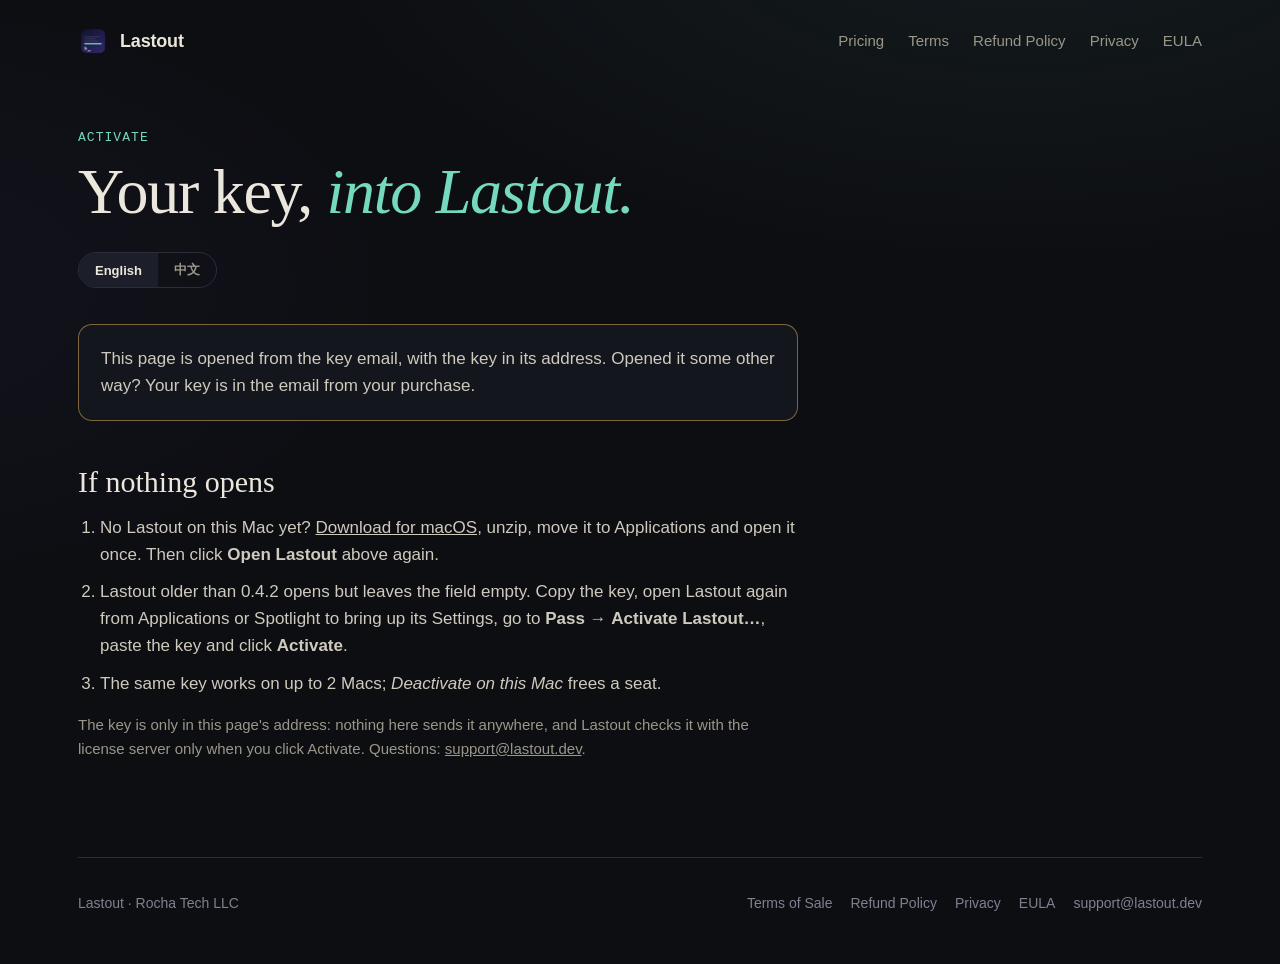
<file: activate.html>
<!doctype html>
<html lang="en">
<head>
<meta charset="utf-8">
<!-- This page shows a license key. It runs config.js and the one script below (the hash is that script's:
     site/test/csp.test.mjs prints the new one when the script changes) and connects to nothing. -->
<meta http-equiv="Content-Security-Policy" content="default-src 'none'; script-src 'self' 'sha256-ktrnxASZOJWneC68dvxbJ/iHTCC6BeLhjZlx8629yuY='; style-src 'self' 'unsafe-inline' https://fonts.googleapis.com; font-src https://fonts.gstatic.com; img-src 'self'; connect-src 'none'; base-uri 'none'; form-action 'none'">
<meta name="viewport" content="width=device-width, initial-scale=1">
<title>Activate — Lastout</title>
<meta name="robots" content="noindex">
<!-- The key is in this page's address: no link or font request carries it on. -->
<meta name="referrer" content="no-referrer">
<meta name="color-scheme" content="dark">
<link rel="icon" href="icon.png">
<link rel="apple-touch-icon" href="icon.png">
<link rel="preconnect" href="https://fonts.googleapis.com">
<link rel="preconnect" href="https://fonts.gstatic.com" crossorigin>
<!-- Loaded as print and switched on when it arrives: a stylesheet link would hold the whole page blank (up to 75 s) where Google is unreachable. -->
<link rel="stylesheet" href="https://fonts.googleapis.com/css2?family=Hanken+Grotesk:wght@400;500;600&family=Instrument+Serif:ital@0;1&family=JetBrains+Mono:wght@400;500;700&display=swap" media="print" id="fonts">
<noscript><link rel="stylesheet" href="https://fonts.googleapis.com/css2?family=Hanken+Grotesk:wght@400;500;600&family=Instrument+Serif:ital@0;1&family=JetBrains+Mono:wght@400;500;700&display=swap"></noscript>
<link rel="stylesheet" href="page.css">
</head>
<body>
<div class="wrap">
  <nav>
    <a class="brand" href="index.html" data-lang-link><img src="icon.png" alt="">Lastout</a>
    <div class="links">
      <a href="index.html#pricing" data-lang-link><span data-doc="en">Pricing</span><span data-doc="zh" hidden>价格</span></a>
      <a href="terms.html" data-lang-link><span data-doc="en">Terms</span><span data-doc="zh" hidden>条款</span></a>
      <a href="refund.html" data-lang-link><span data-doc="en">Refund Policy</span><span data-doc="zh" hidden>退款政策</span></a>
      <a href="privacy.html" data-lang-link><span data-doc="en">Privacy</span><span data-doc="zh" hidden>隐私</span></a>
      <a href="eula.html" data-lang-link><span data-doc="en">EULA</span><span data-doc="zh" hidden>许可协议</span></a>
    </div>
  </nav>

  <main class="narrow">
    <noscript><p class="meta">This page needs JavaScript to read the key from the link. Copy the key from the email and paste it in Lastout: Settings → License. · 这个页面需要 JavaScript 才能读出链接里的授权码。请从邮件里复制授权码，粘贴到 Lastout 的「设置 → 授权」。</p></noscript>
    <div data-doc="en">
      <div class="label">Activate</div>
      <h1>Your key, <em>into Lastout.</em></h1>
    </div>
    <div lang="zh-CN" data-doc="zh" hidden>
      <div class="label">激活</div>
      <h1>把授权码<em style="white-space: nowrap">送进 Lastout。</em></h1>
    </div>
    <div class="lang" role="group" aria-label="Language">
      <button type="button" data-lang="en" aria-pressed="true">English</button>
      <button type="button" data-lang="zh" aria-pressed="false">中文</button>
    </div>

    <div class="status" id="status" aria-live="polite">
      <span id="status-text"></span>
    </div>

    <div class="keybox" id="keybox" hidden>
      <output id="key"></output>
      <button class="btn primary" id="copy" type="button">Copy</button>
      <!-- "Copied", for a screen reader: a button's changed label is not read out. -->
      <span class="sr" id="copied" role="status"></span>
    </div>
    <p class="actions" id="actions" hidden>
      <a class="btn primary" id="open" href="lastout://activate">Open Lastout</a>
      <a class="btn ghost" data-download href="https://github.com/Xiang-Suc/lastout-releases/releases/latest" id="download">Download Lastout</a>
    </p>

    <div class="steps" data-doc="en">
      <h2>If nothing opens</h2>
      <ol>
        <li>No Lastout on this Mac yet? <a data-download href="https://github.com/Xiang-Suc/lastout-releases/releases/latest">Download for macOS</a>, unzip, move it to Applications and open it once. Then click <b>Open Lastout</b> above again.</li>
        <li>Lastout older than 0.4.2 opens but leaves the field empty. Copy the key, open Lastout again from Applications or Spotlight to bring up its Settings, go to <b>Pass</b> → <b>Activate Lastout…</b>, paste the key and click <b>Activate</b>.</li>
        <li>The same key works on up to 2 Macs; <i>Deactivate on this Mac</i> frees a seat.</li>
      </ol>
      <p>The key is only in this page's address: nothing here sends it anywhere, and Lastout checks it with the license server only when you click Activate. Questions: <a data-support href="mailto:support@lastout.dev">support@lastout.dev</a>.</p>
    </div>
    <div class="steps" lang="zh-CN" data-doc="zh" hidden>
      <h2>没反应的话</h2>
      <ol>
        <li>这台 Mac 还没装 Lastout？<a data-download href="https://github.com/Xiang-Suc/lastout-releases/releases/latest">下载 macOS 版</a>，解压后拖进「应用程序」文件夹，打开一次，再点上面的「<b>打开 Lastout</b>」。</li>
        <li>0.4.2 之前的 Lastout 会打开，但不会填入授权码。复制授权码，从「应用程序」或聚焦搜索再打开一次 Lastout，会弹出设置窗口；进入「<b>通行证</b>」→「<b>激活 Lastout…</b>」，粘贴授权码，点「<b>激活</b>」。</li>
        <li>同一个授权码最多可以用在 2 台 Mac 上；点<i>在这台 Mac 上停用</i>可以腾出一个名额。</li>
      </ol>
      <p>授权码只在这个页面的地址里：这里不会把它发到任何地方，Lastout 也只在你点「激活」时才向授权服务器核对。有问题请写信到 <a data-support href="mailto:support@lastout.dev">support@lastout.dev</a>。</p>
    </div>
  </main>

  <footer>
    <span>Lastout · Rocha Tech LLC</span>
    <span class="links">
      <a href="terms.html" data-lang-link><span data-doc="en">Terms of Sale</span><span data-doc="zh" hidden>销售条款</span></a>
      <a href="refund.html" data-lang-link><span data-doc="en">Refund Policy</span><span data-doc="zh" hidden>退款政策</span></a>
      <a href="privacy.html" data-lang-link><span data-doc="en">Privacy</span><span data-doc="zh" hidden>隐私政策</span></a>
      <a href="eula.html" data-lang-link><span data-doc="en">EULA</span><span data-doc="zh" hidden>许可协议</span></a>
      <a data-support href="mailto:support@lastout.dev">support@lastout.dev</a>
    </span>
  </footer>
</div>

<script src="config.js"></script>
<script>
// The font stylesheet is loaded as print (see the head) and switched on
// here once it has arrived: this page's content policy runs no inline
// handler, so the link can't do it itself.
(function () {
  var fonts = document.getElementById("fonts");
  if (!fonts) return;
  if (fonts.sheet) fonts.media = "all";
  else fonts.addEventListener("load", function () { fonts.media = "all"; });
})();

(function () {
  "use strict";
  var cfg = window.LASTOUT_STORE || {};
  var support = cfg.support || "support@lastout.dev";

  // Everything this script writes, in both languages.
  var STRINGS = {
    en: {
      title: "Activate — Lastout",
      ready: "Click Open Lastout: the key goes into Lastout's activation window on this Mac, where you read it and click Activate.",
      noKey: "This page is opened from the key email, with the key in its address. Opened it some other way? Your key is in the email from your purchase.",
      badKey: function () { return "What this address carries isn't shaped like a Lastout key. Your key is in the email from your purchase; otherwise write to " + support + "."; },
      copy: "Copy",
      copied: "Copied",
      selectAndCopy: "Select and copy",
      open: "Open Lastout",
      download: "Download Lastout"
    },
    zh: {
      title: "激活 — Lastout",
      ready: "点「打开 Lastout」，授权码会填进这台 Mac 上 Lastout 的激活窗口，看一眼再点「激活」。",
      noKey: "这个页面从授权码邮件打开，授权码在它的地址里。从别处打开的？授权码在购买后收到的邮件里。",
      badKey: function () { return "这个地址里带的不像 Lastout 的授权码。授权码在购买后收到的邮件里；找不到的话，请写信到 " + support + "。"; },
      copy: "复制",
      copied: "已复制",
      selectAndCopy: "请手动选中并复制",
      open: "打开 Lastout",
      download: "下载 Lastout"
    }
  };

  document.querySelectorAll("[data-support]").forEach(function (a) {
    a.href = "mailto:" + support;
    a.textContent = support;
  });

  var status = document.getElementById("status");
  var text = document.getElementById("status-text");
  var keybox = document.getElementById("keybox");
  var keyOut = document.getElementById("key");
  var copy = document.getElementById("copy");
  var copiedSay = document.getElementById("copied");
  var actions = document.getElementById("actions");
  var open = document.getElementById("open");
  var download = document.getElementById("download");

  // Language: ?lang= (or #zh), then a choice saved on this site, then the
  // browser's, else English. The same rule as index.html.
  var LANG_KEY = "lastoutLang";
  var t = STRINGS.en;
  var said = null;  // what the status line says, as a function of t

  function savedLang() {
    try { return window.localStorage.getItem(LANG_KEY); } catch (e) { return null; }
  }
  // The address outranks the saved choice, so an address that names a
  // language follows the buttons: a reload then shows what was picked.
  function keepInAddress(lang) {
    var query = new URLSearchParams(location.search);
    if (!query.has("lang") && location.hash !== "#zh") return;
    query.set("lang", lang);
    try {
      window.history.replaceState(null, "", location.pathname + "?" + query + (location.hash === "#zh" ? "" : location.hash));
    } catch (e) { /* the page still shows the pick */ }
  }
  function firstLang() {
    var asked = new URLSearchParams(location.search).get("lang") || (location.hash === "#zh" ? "zh" : "");
    if (STRINGS.hasOwnProperty(asked)) return asked;
    var saved = savedLang();
    if (STRINGS.hasOwnProperty(saved)) return saved;
    var language = (window.navigator && window.navigator.language) || "";
    return /^zh\b/i.test(language) ? "zh" : "en";
  }
  function pick(lang) {
    t = STRINGS[lang];
    document.querySelectorAll("[data-doc]").forEach(function (d) { d.hidden = d.getAttribute("data-doc") !== lang; });
    document.querySelectorAll("[data-lang]").forEach(function (b) { b.setAttribute("aria-pressed", String(b.getAttribute("data-lang") === lang)); });
    // Links to the other pages open them in the same language.
    document.querySelectorAll("[data-lang-link]").forEach(function (a) {
      var href = a.getAttribute("href").replace(/\?lang=zh(?=#|$)/, "");
      a.setAttribute("href", lang === "zh" ? href.replace(/(#.*)?$/, "?lang=zh$1") : href);
    });
    document.documentElement.lang = lang === "zh" ? "zh-CN" : "en";
    document.title = t.title;
    copy.textContent = t.copy;
    open.textContent = t.open;
    download.textContent = t.download;
    if (said) text.textContent = said(t);
  }
  document.querySelectorAll("[data-lang]").forEach(function (b) {
    b.addEventListener("click", function () {
      var lang = b.getAttribute("data-lang");
      pick(lang);
      // Blocked storage (some private windows): the choice lasts for this page.
      try { window.localStorage.setItem(LANG_KEY, lang); } catch (e) { /* see above */ }
      keepInAddress(lang);
    });
  });

  // `say` is a string from t, or a function of t, so a language switch can
  // write the same message again.
  function show(kind, say) {
    said = typeof say === "function" ? say : function () { return say; };
    status.className = "status" + (kind ? " " + kind : "");
    text.textContent = said(t);
  }

  // A key as the license server stores it, from what the address carries:
  // case, whitespace and hyphens are ignored, O reads as 0 and I/L as 1
  // (Crockford's rule, service/src/keys.ts), the LO prefix is optional.
  // Null for anything else, so the page never shows or passes on text
  // that only looks like a key.
  var CROCKFORD = "0123456789ABCDEFGHJKMNPQRSTVWXYZ";
  function normalizeKey(input) {
    var s = String(input == null ? "" : input).toUpperCase().replace(/[\s-]/g, "");
    if (s.indexOf("LO") === 0 && s.length === 18) s = s.slice(2);
    if (s.length !== 16) return null;
    var out = "";
    for (var i = 0; i < s.length; i++) {
      var c = s.charAt(i);
      var mapped = c === "O" ? "0" : (c === "I" || c === "L") ? "1" : c;
      if (CROCKFORD.indexOf(mapped) < 0) return null;
      out += mapped;
    }
    return "LO-" + out.match(/.{4}/g).join("-");
  }

  pick(firstLang());

  // The key email puts the key in the fragment (#key=…), which a browser
  // sends to no server. Emails sent before that carry ?key=: it is read
  // too, and the address is rewritten to the fragment form so that nothing
  // after this first request carries it (a reload still shows the key).
  var params = new URLSearchParams(location.search);
  var inHash = /^#key=/.test(location.hash) ? new URLSearchParams(location.hash.slice(1)).get("key") : null;
  var raw = inHash !== null ? inHash : params.get("key");
  if (inHash === null && raw) {
    try {
      params.delete("key");
      var rest = params.toString();
      window.history.replaceState(null, "", location.pathname + (rest ? "?" + rest : "") + "#key=" + encodeURIComponent(raw));
    } catch (e) { /* history blocked: the address stays */ }
  }
  if (raw === null || raw === "") {
    show("warn", function (t) { return t.noKey; });
    return;
  }
  var key = normalizeKey(raw);
  if (!key) {
    show("bad", function (t) { return t.badKey(); });
    return;
  }

  keyOut.textContent = key;
  keybox.hidden = false;
  // The app's own URL (AppCommand.swift): Settings → Pass, the key in the
  // activation window, nothing clicked for the user.
  open.href = "lastout://activate?key=" + encodeURIComponent(key);
  actions.hidden = false;
  show("ok", function (t) { return t.ready; });

  copy.addEventListener("click", function () {
    function done() {
      copy.textContent = t.copied;
      copiedSay.textContent = t.copied;
      setTimeout(function () { copy.textContent = t.copy; copiedSay.textContent = ""; }, 1600);
    }
    function fallback() {
      var range = document.createRange(); range.selectNodeContents(keyOut);
      var sel = window.getSelection(); sel.removeAllRanges(); sel.addRange(range);
      // execCommand reports failure by returning false, not only by throwing.
      var copied = false;
      try { copied = document.execCommand("copy") === true; } catch (e) { copied = false; }
      if (copied) done(); else copy.textContent = t.selectAndCopy;
    }
    if (navigator.clipboard && navigator.clipboard.writeText) navigator.clipboard.writeText(key).then(done, fallback);
    else fallback();
  });
})();
</script>
</body>
</html>
</file>
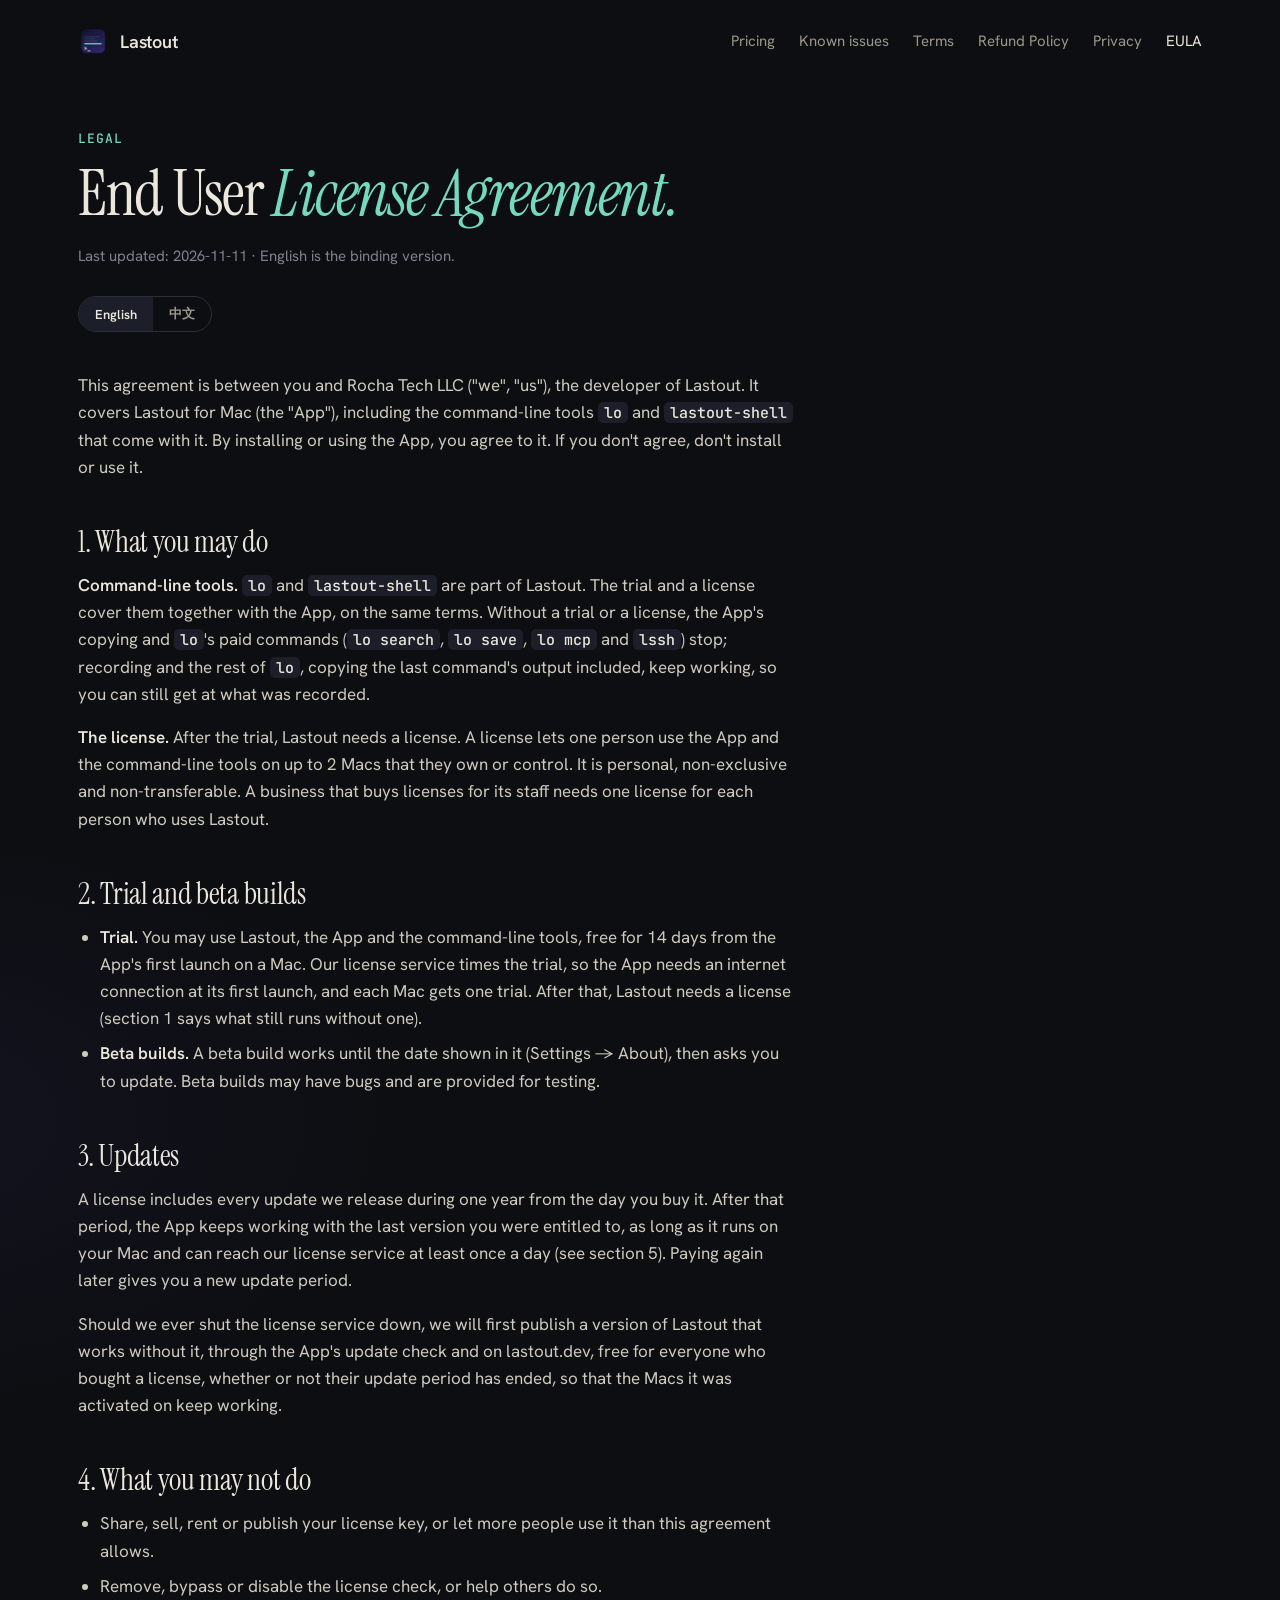
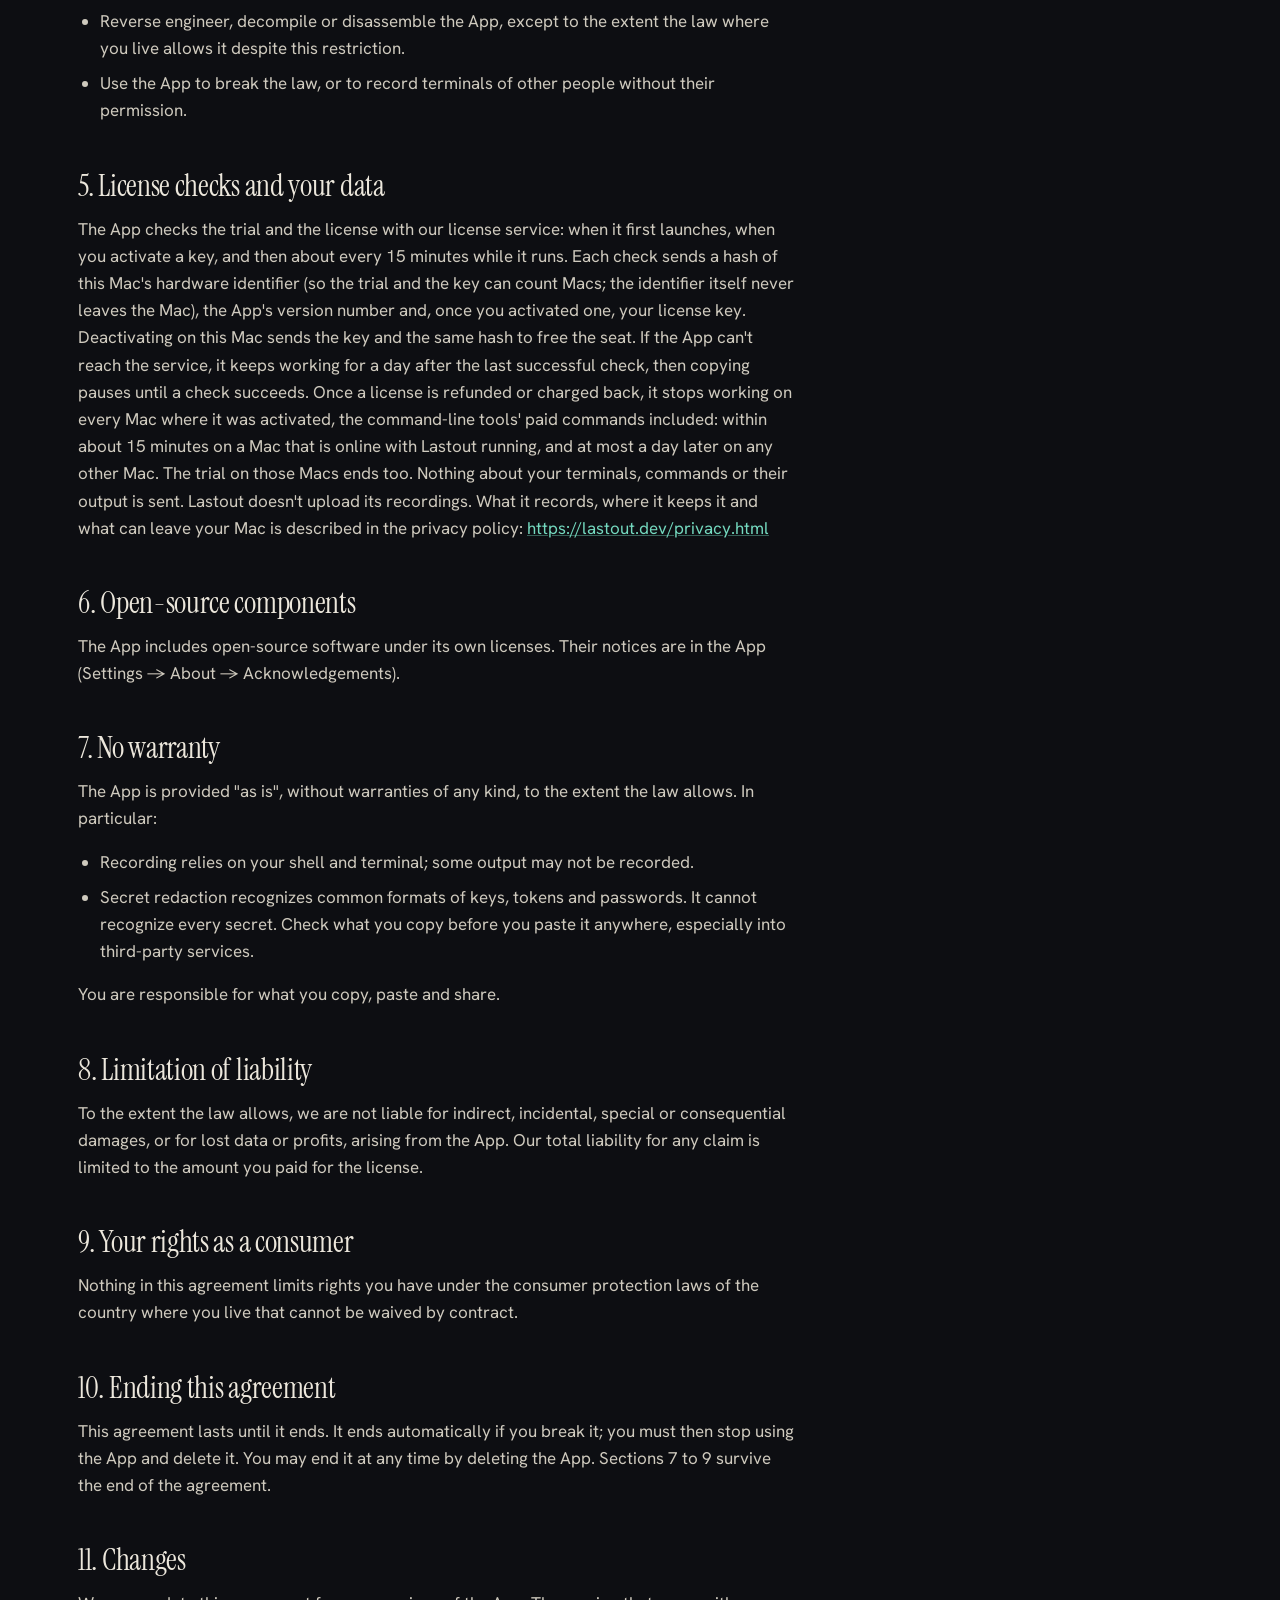
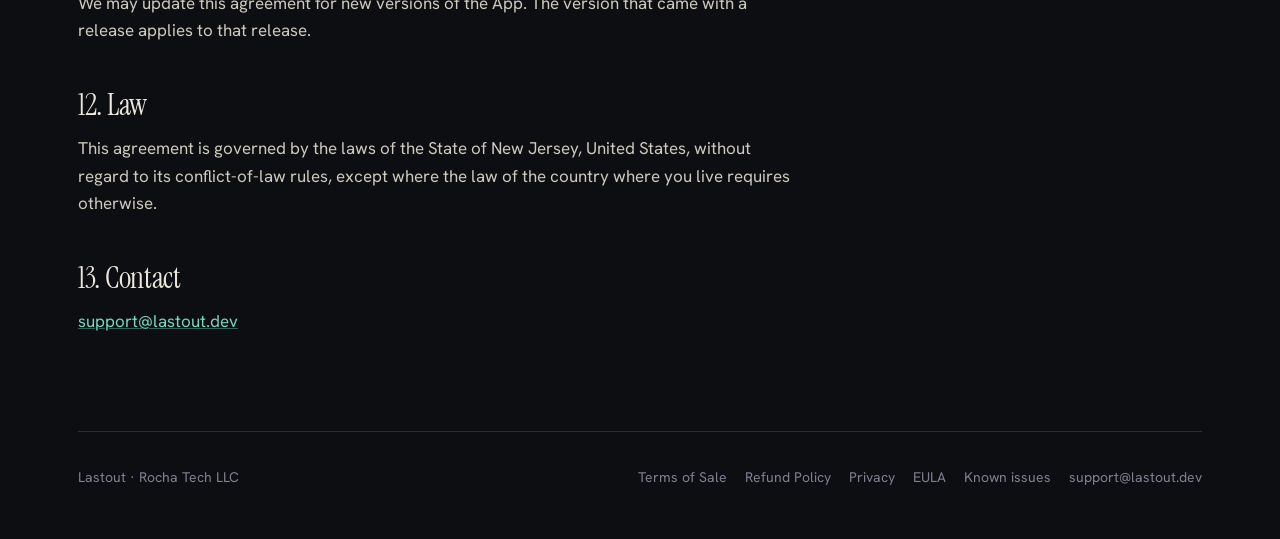
<file: eula.html>
<!doctype html>
<html lang="en">
<head>
<meta charset="utf-8">
<meta name="viewport" content="width=device-width, initial-scale=1">
<title>EULA — Lastout</title>
<meta name="description" content="What a Lastout license lets you do, and what it doesn't.">
<link rel="canonical" href="https://lastout.dev/eula.html">
<meta property="og:type" content="article">
<meta property="og:site_name" content="Lastout">
<meta property="og:url" content="https://lastout.dev/eula.html">
<meta property="og:title" content="EULA — Lastout">
<meta property="og:description" content="What a Lastout license lets you do, and what it doesn't.">
<meta property="og:image" content="https://lastout.dev/og.jpg">
<meta name="twitter:card" content="summary_large_image">
<meta name="color-scheme" content="dark">
<link rel="icon" href="icon.png">
<link rel="apple-touch-icon" href="icon.png">
<link rel="preconnect" href="https://fonts.googleapis.com">
<link rel="preconnect" href="https://fonts.gstatic.com" crossorigin>
<!-- Loaded as print and switched on when it arrives: a stylesheet link would hold the whole page blank (up to 75 s) where Google is unreachable. -->
<link rel="stylesheet" href="https://fonts.googleapis.com/css2?family=Hanken+Grotesk:wght@400;500;600&family=Instrument+Serif:ital@0;1&family=JetBrains+Mono:wght@400;500;700&display=swap" media="print" onload="this.media='all'">
<noscript><link rel="stylesheet" href="https://fonts.googleapis.com/css2?family=Hanken+Grotesk:wght@400;500;600&family=Instrument+Serif:ital@0;1&family=JetBrains+Mono:wght@400;500;700&display=swap"></noscript>
<link rel="stylesheet" href="page.css">
</head>
<body>
<div class="wrap">
  <nav>
    <a class="brand" href="index.html" data-lang-link><img src="icon.png" alt="">Lastout</a>
    <div class="links">
      <a href="index.html#pricing" data-lang-link><span data-ui="en">Pricing</span><span lang="zh-CN" data-ui="zh" hidden>价格</span></a>
      <a href="known-issues.html" data-lang-link><span data-ui="en">Known issues</span><span lang="zh-CN" data-ui="zh" hidden>已知问题</span></a>
      <a href="terms.html" data-lang-link><span data-ui="en">Terms</span><span lang="zh-CN" data-ui="zh" hidden>条款</span></a>
      <a href="refund.html" data-lang-link><span data-ui="en">Refund Policy</span><span lang="zh-CN" data-ui="zh" hidden>退款政策</span></a>
      <a href="privacy.html" data-lang-link><span data-ui="en">Privacy</span><span lang="zh-CN" data-ui="zh" hidden>隐私</span></a>
      <a href="eula.html" data-lang-link aria-current="page"><span data-ui="en">EULA</span><span lang="zh-CN" data-ui="zh" hidden>许可协议</span></a>
    </div>
  </nav>

  <main class="narrow">
    <div class="label"><span data-ui="en">Legal</span><span lang="zh-CN" data-ui="zh" hidden>法律文本</span></div>
    <h1 data-ui="en">End User <em>License Agreement.</em></h1>
    <h1 lang="zh-CN" data-ui="zh" hidden>最终用户 <em>许可协议。</em></h1>
    <!-- 由 scripts/legal_pages.py 从 docs/legal/eula.md 和 eula.zh-CN.md 生成；别手改，改原文后重新运行。 -->
    <p class="meta" data-ui="en">Last updated: 2026-11-11 · English is the binding version.</p>
    <p class="meta" lang="zh-CN" data-ui="zh" hidden>最后更新：2026-11-11 · 中文为译本，两者不一致时以英文版为准。</p>
    <div class="lang" role="group" aria-label="Language">
      <button type="button" data-lang="en" aria-pressed="true">English</button>
      <button type="button" data-lang="zh" aria-pressed="false">中文</button>
    </div>

    <article lang="en" data-doc="en">
<p>This agreement is between you and Rocha Tech LLC ("we", "us"), the developer of Lastout. It covers Lastout for Mac (the "App"), including the command-line tools <code>lo</code> and <code>lastout-shell</code> that come with it. By installing or using the App, you agree to it. If you don't agree, don't install or use it.</p>
<h2 id="1-what-you-may-do">1. What you may do</h2>
<p><strong>Command-line tools.</strong> <code>lo</code> and <code>lastout-shell</code> are part of Lastout. The trial and a license cover them together with the App, on the same terms. Without a trial or a license, the App's copying and <code>lo</code>'s paid commands (<code>lo search</code>, <code>lo save</code>, <code>lo mcp</code> and <code>lssh</code>) stop; recording and the rest of <code>lo</code>, copying the last command's output included, keep working, so you can still get at what was recorded.</p>
<p><strong>The license.</strong> After the trial, Lastout needs a license. A license lets one person use the App and the command-line tools on up to 2 Macs that they own or control. It is personal, non-exclusive and non-transferable. A business that buys licenses for its staff needs one license for each person who uses Lastout.</p>
<h2 id="2-trial-and-beta-builds">2. Trial and beta builds</h2>
<ul>
<li><strong>Trial.</strong> You may use Lastout, the App and the command-line tools, free for 14 days from the App's first launch on a Mac. Our license service times the trial, so the App needs an internet connection at its first launch, and each Mac gets one trial. After that, Lastout needs a license (section 1 says what still runs without one).</li>
<li><strong>Beta builds.</strong> A beta build works until the date shown in it (Settings → About), then asks you to update. Beta builds may have bugs and are provided for testing.</li>
</ul>
<h2 id="3-updates">3. Updates</h2>
<p>A license includes every update we release during one year from the day you buy it. After that period, the App keeps working with the last version you were entitled to, as long as it runs on your Mac and can reach our license service at least once a day (see section 5). Paying again later gives you a new update period.</p>
<p>Should we ever shut the license service down, we will first publish a version of Lastout that works without it, through the App's update check and on lastout.dev, free for everyone who bought a license, whether or not their update period has ended, so that the Macs it was activated on keep working.</p>
<h2 id="4-what-you-may-not-do">4. What you may not do</h2>
<ul>
<li>Share, sell, rent or publish your license key, or let more people use it than this agreement allows.</li>
<li>Remove, bypass or disable the license check, or help others do so.</li>
<li>Reverse engineer, decompile or disassemble the App, except to the extent the law where you live allows it despite this restriction.</li>
<li>Use the App to break the law, or to record terminals of other people without their permission.</li>
</ul>
<h2 id="5-license-checks-and-your-data">5. License checks and your data</h2>
<p>The App checks the trial and the license with our license service: when it first launches, when you activate a key, and then about every 15 minutes while it runs. Each check sends a hash of this Mac's hardware identifier (so the trial and the key can count Macs; the identifier itself never leaves the Mac), the App's version number and, once you activated one, your license key. Deactivating on this Mac sends the key and the same hash to free the seat. If the App can't reach the service, it keeps working for a day after the last successful check, then copying pauses until a check succeeds. Once a license is refunded or charged back, it stops working on every Mac where it was activated, the command-line tools' paid commands included: within about 15 minutes on a Mac that is online with Lastout running, and at most a day later on any other Mac. The trial on those Macs ends too. Nothing about your terminals, commands or their output is sent. Lastout doesn't upload its recordings. What it records, where it keeps it and what can leave your Mac is described in the privacy policy: <a href="https://lastout.dev/privacy.html">https://lastout.dev/privacy.html</a></p>
<h2 id="6-open-source-components">6. Open-source components</h2>
<p>The App includes open-source software under its own licenses. Their notices are in the App (Settings → About → Acknowledgements).</p>
<h2 id="7-no-warranty">7. No warranty</h2>
<p>The App is provided "as is", without warranties of any kind, to the extent the law allows. In particular:</p>
<ul>
<li>Recording relies on your shell and terminal; some output may not be recorded.</li>
<li>Secret redaction recognizes common formats of keys, tokens and passwords. It cannot recognize every secret. Check what you copy before you paste it anywhere, especially into third-party services.</li>
</ul>
<p>You are responsible for what you copy, paste and share.</p>
<h2 id="8-limitation-of-liability">8. Limitation of liability</h2>
<p>To the extent the law allows, we are not liable for indirect, incidental, special or consequential damages, or for lost data or profits, arising from the App. Our total liability for any claim is limited to the amount you paid for the license.</p>
<h2 id="9-your-rights-as-a-consumer">9. Your rights as a consumer</h2>
<p>Nothing in this agreement limits rights you have under the consumer protection laws of the country where you live that cannot be waived by contract.</p>
<h2 id="10-ending-this-agreement">10. Ending this agreement</h2>
<p>This agreement lasts until it ends. It ends automatically if you break it; you must then stop using the App and delete it. You may end it at any time by deleting the App. Sections 7 to 9 survive the end of the agreement.</p>
<h2 id="11-changes">11. Changes</h2>
<p>We may update this agreement for new versions of the App. The version that came with a release applies to that release.</p>
<h2 id="12-law">12. Law</h2>
<p>This agreement is governed by the laws of the State of New Jersey, United States, without regard to its conflict-of-law rules, except where the law of the country where you live requires otherwise.</p>
<h2 id="13-contact">13. Contact</h2>
<p><a data-support href="mailto:support@lastout.dev">support@lastout.dev</a></p>
    </article>
    <article lang="zh-CN" data-doc="zh" hidden>
<p>本协议由你与 Lastout 的开发者 Rocha Tech LLC（「我们」）订立，适用于 Lastout for Mac（「App」），以及随 App 提供的命令行工具 <code>lo</code> 和 <code>lastout-shell</code>。安装或使用 App 即表示你同意本协议；如不同意，请不要安装或使用。</p>
<h2 id="zh-1-你可以做什么">1. 你可以做什么</h2>
<p><strong>命令行工具。</strong> <code>lo</code> 和 <code>lastout-shell</code> 是 Lastout 的一部分。试用和授权与 App 一起覆盖它们，条件相同。没有试用或授权时，App 的复制和 <code>lo</code> 的付费命令（<code>lo search</code>、<code>lo save</code>、<code>lo mcp</code> 和 <code>lssh</code>）会停止；录制和 <code>lo</code> 的其余命令（包括复制上一条命令的输出）继续可用，录下的内容仍然拿得到。</p>
<p><strong>授权。</strong> 试用期结束后，Lastout 需要授权。一份授权允许一个人在最多 2 台自己拥有或掌控的 Mac 上使用 App 和命令行工具。授权属于个人，非独占，不可转让。公司为员工购买时，每个使用 Lastout 的人需要一份授权。</p>
<h2 id="zh-2-试用版和内测版">2. 试用版和内测版</h2>
<ul>
<li><strong>试用。</strong> 从 App 在一台 Mac 上首次启动起，可以免费使用 Lastout（App 和命令行工具）14 天。试用由我们的授权服务计时，所以 App 首次启动时需要联网，每台 Mac 只有一次试用。之后，Lastout 需要授权（没有授权时还能用什么，见第 1 条）。</li>
<li><strong>内测版。</strong> 内测版在其标注的日期之前可用（设置 → 关于），到期后会提示更新。内测版可能有缺陷，仅供测试。</li>
</ul>
<h2 id="zh-3-更新">3. 更新</h2>
<p>授权包含购买之日起一年内发布的所有更新。此后，你有权使用的最后一个版本只要还能在你的 Mac 上运行、并且至少每天能连上一次我们的授权服务（见第 5 条），就可以一直用下去。之后再次付费，会获得新的更新期。</p>
<p>如果有一天我们关停授权服务，会先发布一个不需要它的 Lastout 版本，通过 App 的更新检查和 lastout.dev 提供，所有买过授权的人免费获得，不论更新期是否已经结束，让激活过的 Mac 继续能用。</p>
<h2 id="zh-4-你不可以做什么">4. 你不可以做什么</h2>
<ul>
<li>分享、出售、出租或公开你的授权码，或让超出本协议允许的人数使用。</li>
<li>移除、绕过或停用授权检查，或协助他人这样做。</li>
<li>对 App 进行逆向工程、反编译或反汇编，但你所在地法律在本限制之外仍明确允许的除外。</li>
<li>用 App 违反法律，或未经他人同意记录他人的终端。</li>
</ul>
<h2 id="zh-5-授权校验和你的数据">5. 授权校验和你的数据</h2>
<p>App 会向我们的授权服务校验试用和授权：首次启动时、你激活授权码时，以及之后运行期间大约每 15 分钟一次。每次校验发送这台 Mac 硬件标识的哈希（用来让试用和授权码统计 Mac 的数量；标识本身不会离开这台 Mac）、App 的版本号，以及激活之后的授权码。在这台 Mac 上停用时，会发送授权码和同一个哈希，以释放座位。如果 App 连不上授权服务，它在上次成功校验后照常工作一天，之后复制会暂停，直到校验成功。授权一旦退款或被拒付，它在所有激活过的 Mac 上停止工作，包括命令行工具的付费命令：联网且 Lastout 正在运行的 Mac 上约 15 分钟内，其他 Mac 最迟一天。这些 Mac 的试用也随之结束。不会发送任何终端、命令或其输出。Lastout 不上传它录下的内容。记录什么、存在哪里、什么会离开你的 Mac，见隐私政策：https://lastout.dev/privacy.html?lang=zh</p>
<h2 id="zh-6-开源组件">6. 开源组件</h2>
<p>App 包含开源软件，它们各自适用自己的许可证，声明见 App 内（设置 → 关于 → 致谢）。</p>
<h2 id="zh-7-不提供担保">7. 不提供担保</h2>
<p>在法律允许的范围内，App 按「现状」提供，不附带任何形式的担保。特别是：</p>
<ul>
<li>记录依赖你的 shell 和终端，部分输出可能没有被记录下来。</li>
<li>密钥遮盖能识别常见格式的密钥、令牌和密码，但不可能识别所有密钥。粘贴到任何地方之前，尤其是第三方服务，请先检查复制的内容。</li>
</ul>
<p>你对自己复制、粘贴和分享的内容负责。</p>
<h2 id="zh-8-责任限制">8. 责任限制</h2>
<p>在法律允许的范围内，对于因 App 产生的间接、附带、特殊或后果性损失，以及数据或利润损失，我们不承担责任。我们对任何索赔的全部责任，以你为授权支付的金额为限。</p>
<h2 id="zh-9-你作为消费者的权利">9. 你作为消费者的权利</h2>
<p>本协议不限制你所在国家的消费者保护法赋予你、且不能通过合同放弃的权利。</p>
<h2 id="zh-10-协议的终止">10. 协议的终止</h2>
<p>本协议在终止前一直有效。你违反本协议时，本协议自动终止，你必须停止使用并删除 App。你也可以随时删除 App 来终止本协议。第 7 至 9 条在协议终止后继续有效。</p>
<h2 id="zh-11-变更">11. 变更</h2>
<p>我们可能为 App 的新版本更新本协议。每个版本附带的协议适用于该版本。</p>
<h2 id="zh-12-适用法律">12. 适用法律</h2>
<p>本协议适用美国新泽西州的法律，不考虑其冲突法规则；但你所在国家的法律另有强制规定的除外。</p>
<h2 id="zh-13-联系">13. 联系</h2>
<p><a data-support href="mailto:support@lastout.dev">support@lastout.dev</a></p>
    </article>
  </main>

  <footer>
    <span>Lastout · Rocha Tech LLC</span>
    <span class="links">
      <a href="terms.html" data-lang-link><span data-ui="en">Terms of Sale</span><span lang="zh-CN" data-ui="zh" hidden>销售条款</span></a>
      <a href="refund.html" data-lang-link><span data-ui="en">Refund Policy</span><span lang="zh-CN" data-ui="zh" hidden>退款政策</span></a>
      <a href="privacy.html" data-lang-link><span data-ui="en">Privacy</span><span lang="zh-CN" data-ui="zh" hidden>隐私</span></a>
      <a href="eula.html" data-lang-link><span data-ui="en">EULA</span><span lang="zh-CN" data-ui="zh" hidden>许可协议</span></a>
      <a href="known-issues.html" data-lang-link><span data-ui="en">Known issues</span><span lang="zh-CN" data-ui="zh" hidden>已知问题</span></a>
      <a data-support href="mailto:support@lastout.dev">support@lastout.dev</a>
    </span>
  </footer>
</div>

<script>
// Language: ?lang= (or #zh), then a choice saved on this site, then the
// browser's, else English. The same rule as index.html and thanks.html.
(function () {
  "use strict";
  var LANG_KEY = "lastoutLang";
  var LANGS = { en: true, zh: true };
  var TITLES = { en: "EULA — Lastout", zh: "许可协议 — Lastout" };
  var buttons = document.querySelectorAll("[data-lang]");
  var docs = document.querySelectorAll("[data-doc]");

  function savedLang() {
    try { return window.localStorage.getItem(LANG_KEY); } catch (e) { return null; }
  }
  // The address outranks the saved choice, so an address that names a
  // language follows the buttons: a reload then shows what was picked.
  function keepInAddress(lang) {
    var query = new URLSearchParams(location.search);
    if (!query.has("lang") && location.hash !== "#zh") return;
    query.set("lang", lang);
    try {
      window.history.replaceState(null, "", location.pathname + "?" + query + (location.hash === "#zh" ? "" : location.hash));
    } catch (e) { /* the page still shows the pick */ }
  }
  function firstLang() {
    var asked = new URLSearchParams(location.search).get("lang") || (location.hash === "#zh" ? "zh" : "");
    if (LANGS.hasOwnProperty(asked)) return asked;
    var saved = savedLang();
    if (LANGS.hasOwnProperty(saved)) return saved;
    var language = (window.navigator && window.navigator.language) || "";
    return /^zh\b/i.test(language) ? "zh" : "en";
  }
  function pick(lang) {
    docs.forEach(function (d) { d.hidden = d.getAttribute("data-doc") !== lang; });
    // The nav, the heading and the footer come in both languages too.
    document.querySelectorAll("[data-ui]").forEach(function (d) { d.hidden = d.getAttribute("data-ui") !== lang; });
    document.title = TITLES[lang];
    buttons.forEach(function (b) { b.setAttribute("aria-pressed", String(b.getAttribute("data-lang") === lang)); });
    // Links to the other pages open them in the same language.
    document.querySelectorAll("[data-lang-link]").forEach(function (a) {
      var href = a.getAttribute("href").replace(/\?lang=zh(?=#|$)/, "");
      a.setAttribute("href", lang === "zh" ? href.replace(/(#.*)?$/, "?lang=zh$1") : href);
    });
    document.documentElement.lang = lang === "zh" ? "zh-CN" : "en";
  }
  buttons.forEach(function (b) {
    b.addEventListener("click", function () {
      var lang = b.getAttribute("data-lang");
      pick(lang);
      // Blocked storage (some private windows): the choice lasts for this page.
      try { window.localStorage.setItem(LANG_KEY, lang); } catch (e) { /* see above */ }
      keepInAddress(lang);
    });
  });
  pick(firstLang());
})();
</script>
<script defer src="analytics.js"></script>
</body>
</html>
</file>
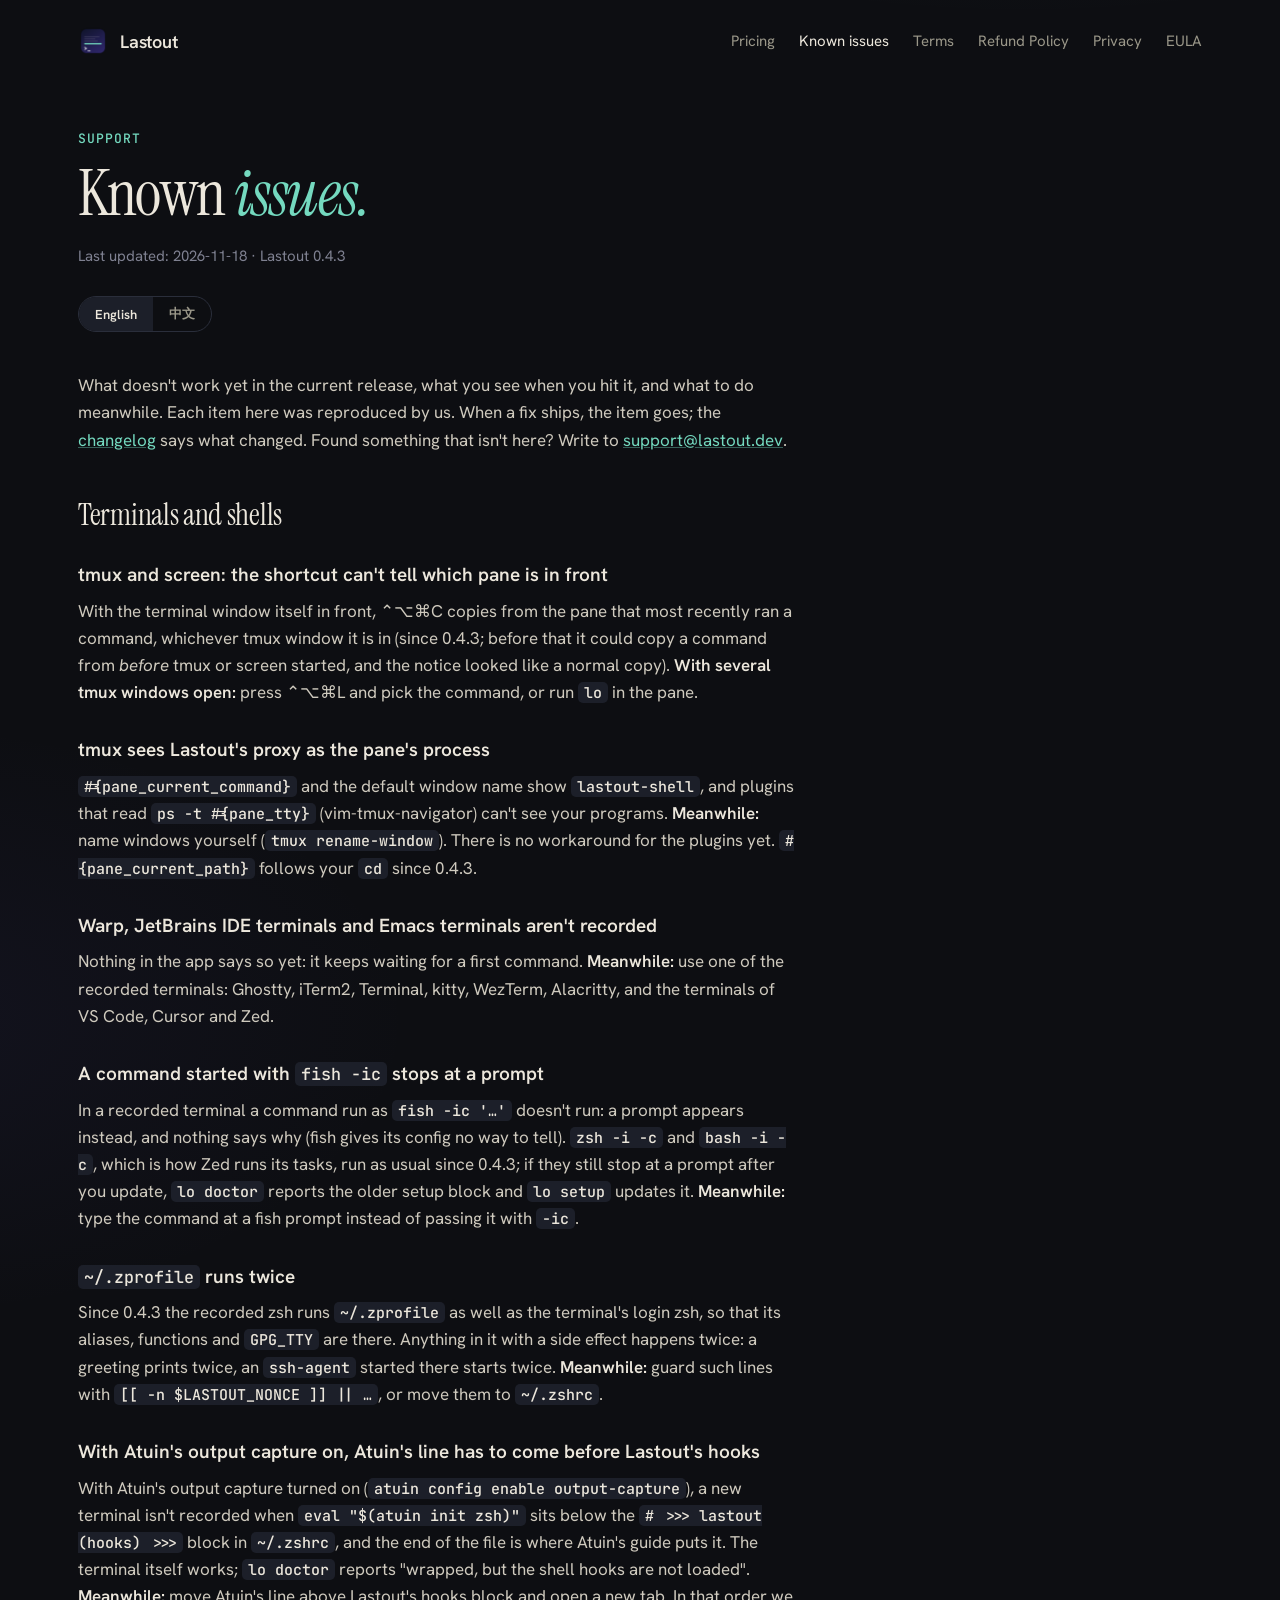
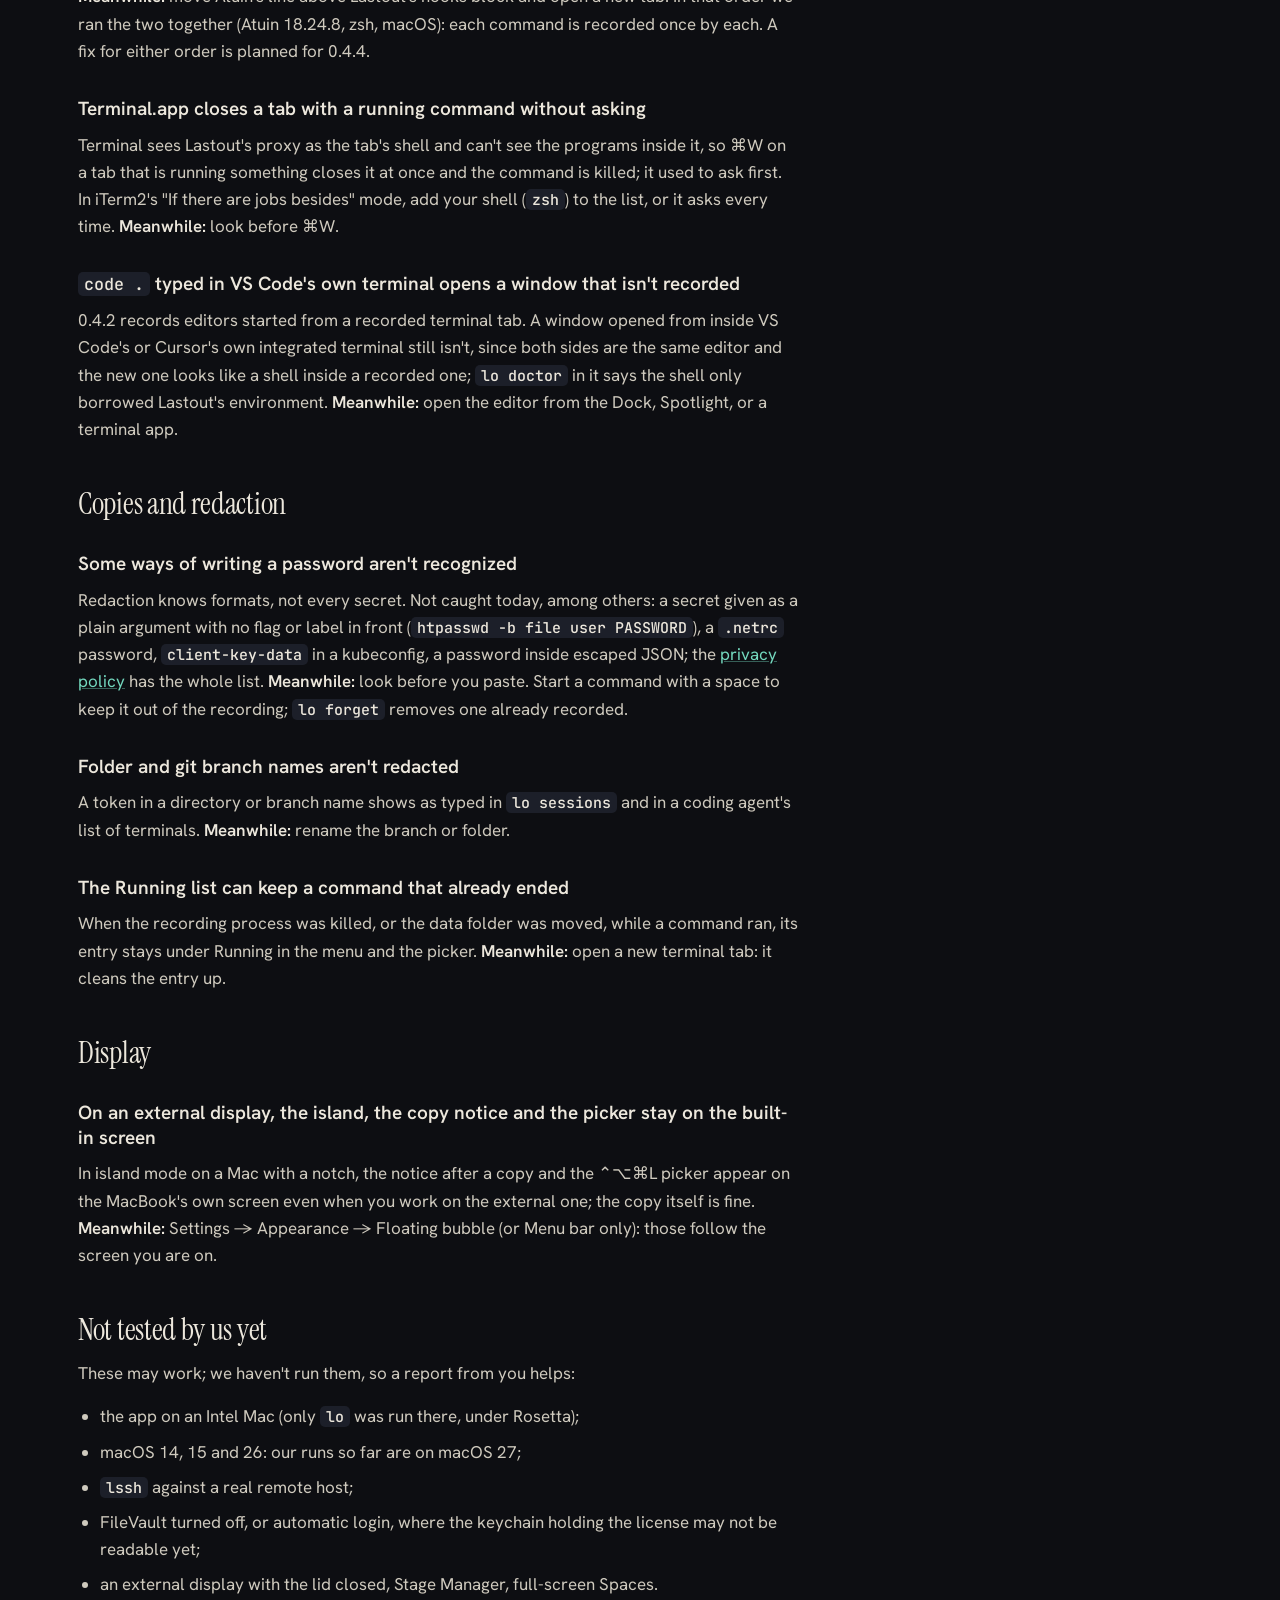
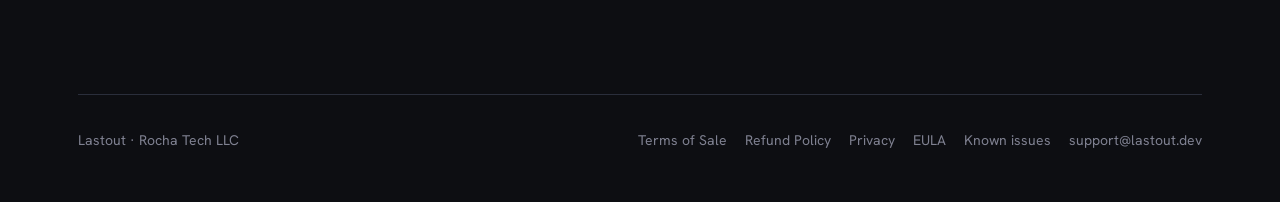
<file: known-issues.html>
<!doctype html>
<html lang="en">
<head>
<meta charset="utf-8">
<meta name="viewport" content="width=device-width, initial-scale=1">
<title>Known Issues — Lastout</title>
<meta name="description" content="What doesn't work yet in Lastout, what you see, and what to do meanwhile.">
<link rel="canonical" href="https://lastout.dev/known-issues.html">
<meta property="og:type" content="article">
<meta property="og:site_name" content="Lastout">
<meta property="og:url" content="https://lastout.dev/known-issues.html">
<meta property="og:title" content="Known Issues — Lastout">
<meta property="og:description" content="What doesn't work yet in Lastout, what you see, and what to do meanwhile.">
<meta property="og:image" content="https://lastout.dev/og.jpg">
<meta name="twitter:card" content="summary_large_image">
<meta name="color-scheme" content="dark">
<link rel="icon" href="icon.png">
<link rel="apple-touch-icon" href="icon.png">
<link rel="preconnect" href="https://fonts.googleapis.com">
<link rel="preconnect" href="https://fonts.gstatic.com" crossorigin>
<!-- Loaded as print and switched on when it arrives: a stylesheet link would hold the whole page blank (up to 75 s) where Google is unreachable. -->
<link rel="stylesheet" href="https://fonts.googleapis.com/css2?family=Hanken+Grotesk:wght@400;500;600&family=Instrument+Serif:ital@0;1&family=JetBrains+Mono:wght@400;500;700&display=swap" media="print" onload="this.media='all'">
<noscript><link rel="stylesheet" href="https://fonts.googleapis.com/css2?family=Hanken+Grotesk:wght@400;500;600&family=Instrument+Serif:ital@0;1&family=JetBrains+Mono:wght@400;500;700&display=swap"></noscript>
<link rel="stylesheet" href="page.css">
</head>
<body>
<div class="wrap">
  <nav>
    <a class="brand" href="index.html" data-lang-link><img src="icon.png" alt="">Lastout</a>
    <div class="links">
      <a href="index.html#pricing" data-lang-link><span data-ui="en">Pricing</span><span lang="zh-CN" data-ui="zh" hidden>价格</span></a>
      <a href="known-issues.html" data-lang-link aria-current="page"><span data-ui="en">Known issues</span><span lang="zh-CN" data-ui="zh" hidden>已知问题</span></a>
      <a href="terms.html" data-lang-link><span data-ui="en">Terms</span><span lang="zh-CN" data-ui="zh" hidden>条款</span></a>
      <a href="refund.html" data-lang-link><span data-ui="en">Refund Policy</span><span lang="zh-CN" data-ui="zh" hidden>退款政策</span></a>
      <a href="privacy.html" data-lang-link><span data-ui="en">Privacy</span><span lang="zh-CN" data-ui="zh" hidden>隐私</span></a>
      <a href="eula.html" data-lang-link><span data-ui="en">EULA</span><span lang="zh-CN" data-ui="zh" hidden>许可协议</span></a>
    </div>
  </nav>

  <main class="narrow">
    <div class="label"><span data-ui="en">Support</span><span lang="zh-CN" data-ui="zh" hidden>支持</span></div>
    <h1 data-ui="en">Known <em>issues.</em></h1>
    <h1 lang="zh-CN" data-ui="zh" hidden>已知<em>问题。</em></h1>
    <!-- Hand-written. Remove an item when its fix ships; move the date. The facts come from our own tests, not from guesses: only add what was reproduced. -->
    <p class="meta" data-ui="en">Last updated: 2026-11-18 · Lastout 0.4.3</p>
    <p class="meta" lang="zh-CN" data-ui="zh" hidden>最后更新：2026-11-18 · Lastout 0.4.3</p>
    <div class="lang" role="group" aria-label="Language">
      <button type="button" data-lang="en" aria-pressed="true">English</button>
      <button type="button" data-lang="zh" aria-pressed="false">中文</button>
    </div>

    <article lang="en" data-doc="en">
<p>What doesn't work yet in the current release, what you see when you hit it, and what to do meanwhile. Each item here was reproduced by us. When a fix ships, the item goes; the <a href="https://github.com/Xiang-Suc/lastout-releases/blob/main/CHANGELOG.md">changelog</a> says what changed. Found something that isn't here? Write to <a data-support href="mailto:support@lastout.dev">support@lastout.dev</a>.</p>

<h2 id="terminals">Terminals and shells</h2>

<h3>tmux and screen: the shortcut can't tell which pane is in front</h3>
<p>With the terminal window itself in front, ⌃⌥⌘C copies from the pane that most recently ran a command, whichever tmux window it is in (since 0.4.3; before that it could copy a command from <em>before</em> tmux or screen started, and the notice looked like a normal copy). <strong>With several tmux windows open:</strong> press ⌃⌥⌘L and pick the command, or run <code>lo</code> in the pane.</p>

<h3>tmux sees Lastout's proxy as the pane's process</h3>
<p><code>#{pane_current_command}</code> and the default window name show <code>lastout-shell</code>, and plugins that read <code>ps -t #{pane_tty}</code> (vim-tmux-navigator) can't see your programs. <strong>Meanwhile:</strong> name windows yourself (<code>tmux rename-window</code>). There is no workaround for the plugins yet. <code>#{pane_current_path}</code> follows your <code>cd</code> since 0.4.3.</p>

<h3>Warp, JetBrains IDE terminals and Emacs terminals aren't recorded</h3>
<p>Nothing in the app says so yet: it keeps waiting for a first command. <strong>Meanwhile:</strong> use one of the recorded terminals: Ghostty, iTerm2, Terminal, kitty, WezTerm, Alacritty, and the terminals of VS Code, Cursor and Zed.</p>

<h3>A command started with <code>fish -ic</code> stops at a prompt</h3>
<p>In a recorded terminal a command run as <code>fish -ic '…'</code> doesn't run: a prompt appears instead, and nothing says why (fish gives its config no way to tell). <code>zsh -i -c</code> and <code>bash -i -c</code>, which is how Zed runs its tasks, run as usual since 0.4.3; if they still stop at a prompt after you update, <code>lo doctor</code> reports the older setup block and <code>lo setup</code> updates it. <strong>Meanwhile:</strong> type the command at a fish prompt instead of passing it with <code>-ic</code>.</p>

<h3><code>~/.zprofile</code> runs twice</h3>
<p>Since 0.4.3 the recorded zsh runs <code>~/.zprofile</code> as well as the terminal's login zsh, so that its aliases, functions and <code>GPG_TTY</code> are there. Anything in it with a side effect happens twice: a greeting prints twice, an <code>ssh-agent</code> started there starts twice. <strong>Meanwhile:</strong> guard such lines with <code>[[ -n $LASTOUT_NONCE ]] || …</code>, or move them to <code>~/.zshrc</code>.</p>

<h3>With Atuin's output capture on, Atuin's line has to come before Lastout's hooks</h3>
<p>With Atuin's output capture turned on (<code>atuin config enable output-capture</code>), a new terminal isn't recorded when <code>eval "$(atuin init zsh)"</code> sits below the <code># &gt;&gt;&gt; lastout (hooks) &gt;&gt;&gt;</code> block in <code>~/.zshrc</code>, and the end of the file is where Atuin's guide puts it. The terminal itself works; <code>lo doctor</code> reports "wrapped, but the shell hooks are not loaded". <strong>Meanwhile:</strong> move Atuin's line above Lastout's hooks block and open a new tab. In that order we ran the two together (Atuin 18.24.8, zsh, macOS): each command is recorded once by each. A fix for either order is planned for 0.4.4.</p>

<h3>Terminal.app closes a tab with a running command without asking</h3>
<p>Terminal sees Lastout's proxy as the tab's shell and can't see the programs inside it, so ⌘W on a tab that is running something closes it at once and the command is killed; it used to ask first. In iTerm2's "If there are jobs besides" mode, add your shell (<code>zsh</code>) to the list, or it asks every time. <strong>Meanwhile:</strong> look before ⌘W.</p>

<h3><code>code .</code> typed in VS Code's own terminal opens a window that isn't recorded</h3>
<p>0.4.2 records editors started from a recorded terminal tab. A window opened from inside VS Code's or Cursor's own integrated terminal still isn't, since both sides are the same editor and the new one looks like a shell inside a recorded one; <code>lo doctor</code> in it says the shell only borrowed Lastout's environment. <strong>Meanwhile:</strong> open the editor from the Dock, Spotlight, or a terminal app.</p>

<h2 id="copies">Copies and redaction</h2>

<h3>Some ways of writing a password aren't recognized</h3>
<p>Redaction knows formats, not every secret. Not caught today, among others: a secret given as a plain argument with no flag or label in front (<code>htpasswd -b file user PASSWORD</code>), a <code>.netrc</code> password, <code>client-key-data</code> in a kubeconfig, a password inside escaped JSON; the <a href="privacy.html#redaction" data-lang-link>privacy policy</a> has the whole list. <strong>Meanwhile:</strong> look before you paste. Start a command with a space to keep it out of the recording; <code>lo forget</code> removes one already recorded.</p>

<h3>Folder and git branch names aren't redacted</h3>
<p>A token in a directory or branch name shows as typed in <code>lo sessions</code> and in a coding agent's list of terminals. <strong>Meanwhile:</strong> rename the branch or folder.</p>

<h3>The Running list can keep a command that already ended</h3>
<p>When the recording process was killed, or the data folder was moved, while a command ran, its entry stays under Running in the menu and the picker. <strong>Meanwhile:</strong> open a new terminal tab: it cleans the entry up.</p>

<h2 id="display">Display</h2>

<h3>On an external display, the island, the copy notice and the picker stay on the built-in screen</h3>
<p>In island mode on a Mac with a notch, the notice after a copy and the ⌃⌥⌘L picker appear on the MacBook's own screen even when you work on the external one; the copy itself is fine. <strong>Meanwhile:</strong> Settings → Appearance → Floating bubble (or Menu bar only): those follow the screen you are on.</p>

<h2 id="untested">Not tested by us yet</h2>
<p>These may work; we haven't run them, so a report from you helps:</p>
<ul>
<li>the app on an Intel Mac (only <code>lo</code> was run there, under Rosetta);</li>
<li>macOS 14, 15 and 26: our runs so far are on macOS 27;</li>
<li><code>lssh</code> against a real remote host;</li>
<li>FileVault turned off, or automatic login, where the keychain holding the license may not be readable yet;</li>
<li>an external display with the lid closed, Stage Manager, full-screen Spaces.</li>
</ul>
    </article>
    <article lang="zh-CN" data-doc="zh" hidden>
<p>当前版本还有哪些地方不对、碰到时你会看到什么、暂时怎么绕过。这里每一条都是我们自己复现过的。修好的会从这页删掉，<a href="https://github.com/Xiang-Suc/lastout-releases/blob/main/CHANGELOG.md">更新日志</a>里有改动记录。遇到这里没写的问题，请写信到 <a data-support href="mailto:support@lastout.dev">support@lastout.dev</a>。</p>

<h2 id="zh-terminals">终端和 shell</h2>

<h3>tmux 和 screen：快捷键分不出最前面的是哪个窗格</h3>
<p>终端窗口本身在最前时，⌃⌥⌘C 复制最近跑过命令的那个窗格，不管它在哪个 tmux 窗口里（0.4.3 起；之前可能复制到进 tmux 或 screen <em>之前</em>的某条命令，而提示看起来和正常复制一样）。<strong>同时开着几个 tmux 窗口时：</strong>按 ⌃⌥⌘L 选命令，或者在窗格里运行 <code>lo</code>。</p>

<h3>tmux 看到的窗格进程是 Lastout 的代理</h3>
<p><code>#{pane_current_command}</code> 和默认窗口名显示 <code>lastout-shell</code>，靠 <code>ps -t #{pane_tty}</code> 判断程序的插件（vim-tmux-navigator）看不到你的程序。<strong>暂时：</strong>窗口名自己起（<code>tmux rename-window</code>）。插件这一项还没有绕过办法。<code>#{pane_current_path}</code> 从 0.4.3 起会跟着你的 <code>cd</code> 走。</p>

<h3>Warp、JetBrains IDE 和 Emacs 的内置终端不录制</h3>
<p>App 里目前没有提示，只会一直等第一条命令。<strong>暂时：</strong>用会录制的终端：Ghostty、iTerm2、Terminal、kitty、WezTerm、Alacritty，以及 VS Code、Cursor、Zed 里的终端。</p>

<h3>以 <code>fish -ic</code> 启动的命令停在提示符</h3>
<p>在录制中的终端里，用 <code>fish -ic '…'</code> 启动的命令不执行，只出现一个提示符，也没有报错（fish 没给配置文件区分这种情况的办法）。<code>zsh -i -c</code> 和 <code>bash -i -c</code>（Zed 的任务就是这样跑的）从 0.4.3 起照常执行；更新后还停在提示符的话，<code>lo doctor</code> 会报告旧的配置块，运行 <code>lo setup</code> 更新它。<strong>暂时：</strong>直接在 fish 的提示符下敲这条命令，不用 <code>-ic</code> 传。</p>

<h3><code>~/.zprofile</code> 会跑两遍</h3>
<p>0.4.3 起，除了终端的登录 zsh，录制中的 zsh 也会跑一遍 <code>~/.zprofile</code>，这样里面的别名、函数和 <code>GPG_TTY</code> 才都在。里面带副作用的行会执行两次：问候语打印两遍，在那里启动的 <code>ssh-agent</code> 启动两次。<strong>暂时：</strong>给这些行加上 <code>[[ -n $LASTOUT_NONCE ]] || …</code>，或者挪到 <code>~/.zshrc</code>。</p>

<h3>开着 Atuin 的输出捕获时，Atuin 那行要放在 Lastout 的 hooks 段前面</h3>
<p>打开 Atuin 的输出捕获（<code>atuin config enable output-capture</code>）之后，如果 <code>eval "$(atuin init zsh)"</code> 写在 <code>~/.zshrc</code> 里 <code># &gt;&gt;&gt; lastout (hooks) &gt;&gt;&gt;</code> 这一段的后面，新开的终端不会被录制；而 Atuin 的文档正是让你加在文件末尾。终端本身能正常用；<code>lo doctor</code> 会报「wrapped, but the shell hooks are not loaded」。<strong>暂时：</strong>把 Atuin 那行挪到 Lastout 的 hooks 段前面，再新开一个标签页。按这个顺序我们一起测过（Atuin 18.24.8、zsh、macOS）：每条命令两边各录一次。0.4.4 计划修成两种顺序都能录。</p>

<h3>Terminal.app 关掉正在跑命令的标签页时不再问</h3>
<p>Terminal 把 Lastout 的代理当成标签页的 shell，看不到里面跑的程序，所以对一个正在跑东西的标签页按 ⌘W 会直接关掉、命令被杀，以前会先问。iTerm2 选了「有任务才问」的话，要把你的 shell（<code>zsh</code>）加进名单，否则每次都问。<strong>暂时：</strong>按 ⌘W 前看一眼。</p>

<h3>在 VS Code 自己的终端里敲 <code>code .</code>，开出的窗口不录制</h3>
<p>0.4.2 已经会录制从录制中的终端标签页启动的编辑器。但从 VS Code 或 Cursor 自己的内置终端里开出的新窗口仍然不录：两边都是同一个编辑器，新窗口看起来像是录制中 shell 里面的又一层；在里面运行 <code>lo doctor</code> 会说这个 shell 只是借用了 Lastout 的环境。<strong>暂时：</strong>从 Dock、Spotlight 或终端 App 里打开编辑器。</p>

<h2 id="zh-copies">复制和遮盖</h2>

<h3>有些密码写法认不出</h3>
<p>遮盖认的是格式，不是所有密钥。目前认不出的常见几种：前面没有参数名或标签、直接当普通参数给出的密钥（<code>htpasswd -b file user 密码</code>）、<code>.netrc</code> 里的密码、kubeconfig 里的 <code>client-key-data</code>、转义过的 JSON 里的密码；完整清单在<a href="privacy.html#zh-遮盖" data-lang-link>隐私政策</a>里。<strong>暂时：</strong>贴出去之前看一眼。命令以空格开头就不会被记录；已经记下的用 <code>lo forget</code> 删。</p>

<h3>目录名和 git 分支名不遮盖</h3>
<p>目录或分支名里带着的 token，会按原样出现在 <code>lo sessions</code> 和编程 Agent 读到的终端列表里。<strong>暂时：</strong>把分支或目录改名。</p>

<h3>「Running」里可能挂着已经结束的命令</h3>
<p>命令运行期间录制进程被强杀、或者数据目录被挪走，这条命令会一直留在菜单和选择面板的 Running 里。<strong>暂时：</strong>开一个新的终端标签页，它会把这条清掉。</p>

<h2 id="zh-display">显示</h2>

<h3>接外接显示器时，灵动岛、复制提示和选择面板留在内建屏幕上</h3>
<p>有刘海的 Mac 用灵动岛模式时，复制后的提示和 ⌃⌥⌘L 的选择面板出现在 MacBook 自己的屏幕上，即使你在看外接屏；复制本身是正常的。<strong>暂时：</strong>设置 → 外观 → 全局浮窗（或「仅菜单栏」），这两种跟着你所在的屏幕走。</p>

<h2 id="zh-untested">我们还没测过</h2>
<p>这些可能是好的，只是我们没跑过；你的反馈会很有用：</p>
<ul>
<li>Intel Mac 上的 App（那里只跑过 Rosetta 下的 <code>lo</code>）；</li>
<li>macOS 14、15 和 26：我们目前都在 macOS 27 上跑；</li>
<li><code>lssh</code> 连真实的远程主机；</li>
<li>关掉 FileVault 或开了自动登录的 Mac：保存授权的钥匙串可能还读不到；</li>
<li>外接显示器加合盖、台前调度、全屏 Space。</li>
</ul>
    </article>
  </main>

  <footer>
    <span>Lastout · Rocha Tech LLC</span>
    <span class="links">
      <a href="terms.html" data-lang-link><span data-ui="en">Terms of Sale</span><span lang="zh-CN" data-ui="zh" hidden>销售条款</span></a>
      <a href="refund.html" data-lang-link><span data-ui="en">Refund Policy</span><span lang="zh-CN" data-ui="zh" hidden>退款政策</span></a>
      <a href="privacy.html" data-lang-link><span data-ui="en">Privacy</span><span lang="zh-CN" data-ui="zh" hidden>隐私</span></a>
      <a href="eula.html" data-lang-link><span data-ui="en">EULA</span><span lang="zh-CN" data-ui="zh" hidden>许可协议</span></a>
      <a href="known-issues.html" data-lang-link><span data-ui="en">Known issues</span><span lang="zh-CN" data-ui="zh" hidden>已知问题</span></a>
      <a data-support href="mailto:support@lastout.dev">support@lastout.dev</a>
    </span>
  </footer>
</div>

<script>
// Language: ?lang= (or #zh), then a choice saved on this site, then the
// browser's, else English. The same rule as index.html and thanks.html.
(function () {
  "use strict";
  var LANG_KEY = "lastoutLang";
  var LANGS = { en: true, zh: true };
  var TITLES = { en: "Known Issues — Lastout", zh: "已知问题 — Lastout" };
  var buttons = document.querySelectorAll("[data-lang]");
  var docs = document.querySelectorAll("[data-doc]");

  function savedLang() {
    try { return window.localStorage.getItem(LANG_KEY); } catch (e) { return null; }
  }
  // The address outranks the saved choice, so an address that names a
  // language follows the buttons: a reload then shows what was picked.
  function keepInAddress(lang) {
    var query = new URLSearchParams(location.search);
    if (!query.has("lang") && location.hash !== "#zh") return;
    query.set("lang", lang);
    try {
      window.history.replaceState(null, "", location.pathname + "?" + query + (location.hash === "#zh" ? "" : location.hash));
    } catch (e) { /* the page still shows the pick */ }
  }
  function firstLang() {
    var asked = new URLSearchParams(location.search).get("lang") || (location.hash === "#zh" ? "zh" : "");
    if (LANGS.hasOwnProperty(asked)) return asked;
    var saved = savedLang();
    if (LANGS.hasOwnProperty(saved)) return saved;
    var language = (window.navigator && window.navigator.language) || "";
    return /^zh\b/i.test(language) ? "zh" : "en";
  }
  function pick(lang) {
    docs.forEach(function (d) { d.hidden = d.getAttribute("data-doc") !== lang; });
    // The nav, the heading and the footer come in both languages too.
    document.querySelectorAll("[data-ui]").forEach(function (d) { d.hidden = d.getAttribute("data-ui") !== lang; });
    document.title = TITLES[lang];
    buttons.forEach(function (b) { b.setAttribute("aria-pressed", String(b.getAttribute("data-lang") === lang)); });
    // Links to the other pages open them in the same language.
    document.querySelectorAll("[data-lang-link]").forEach(function (a) {
      var href = a.getAttribute("href").replace(/\?lang=zh(?=#|$)/, "");
      a.setAttribute("href", lang === "zh" ? href.replace(/(#.*)?$/, "?lang=zh$1") : href);
    });
    document.documentElement.lang = lang === "zh" ? "zh-CN" : "en";
  }
  buttons.forEach(function (b) {
    b.addEventListener("click", function () {
      var lang = b.getAttribute("data-lang");
      pick(lang);
      // Blocked storage (some private windows): the choice lasts for this page.
      try { window.localStorage.setItem(LANG_KEY, lang); } catch (e) { /* see above */ }
      keepInAddress(lang);
    });
  });
  pick(firstLang());
})();
</script>
<script defer src="analytics.js"></script>
</body>
</html>
</file>
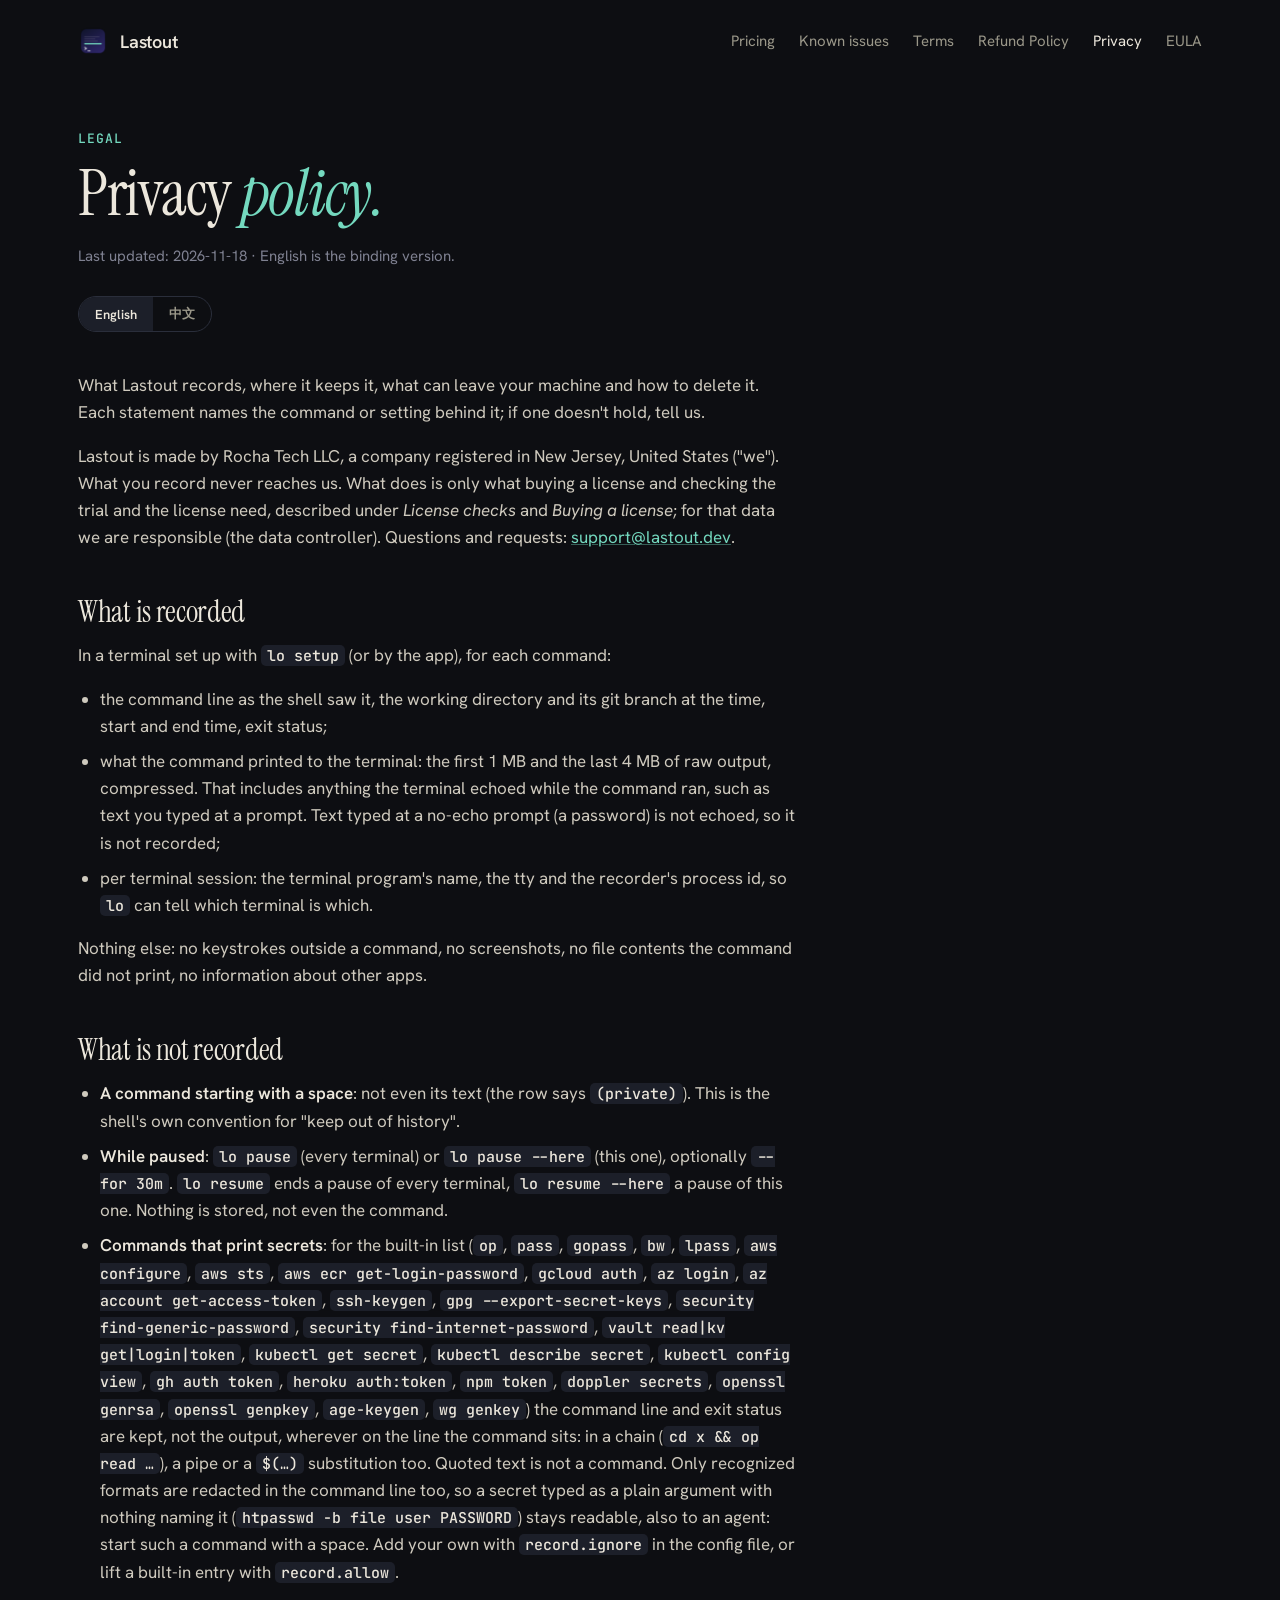
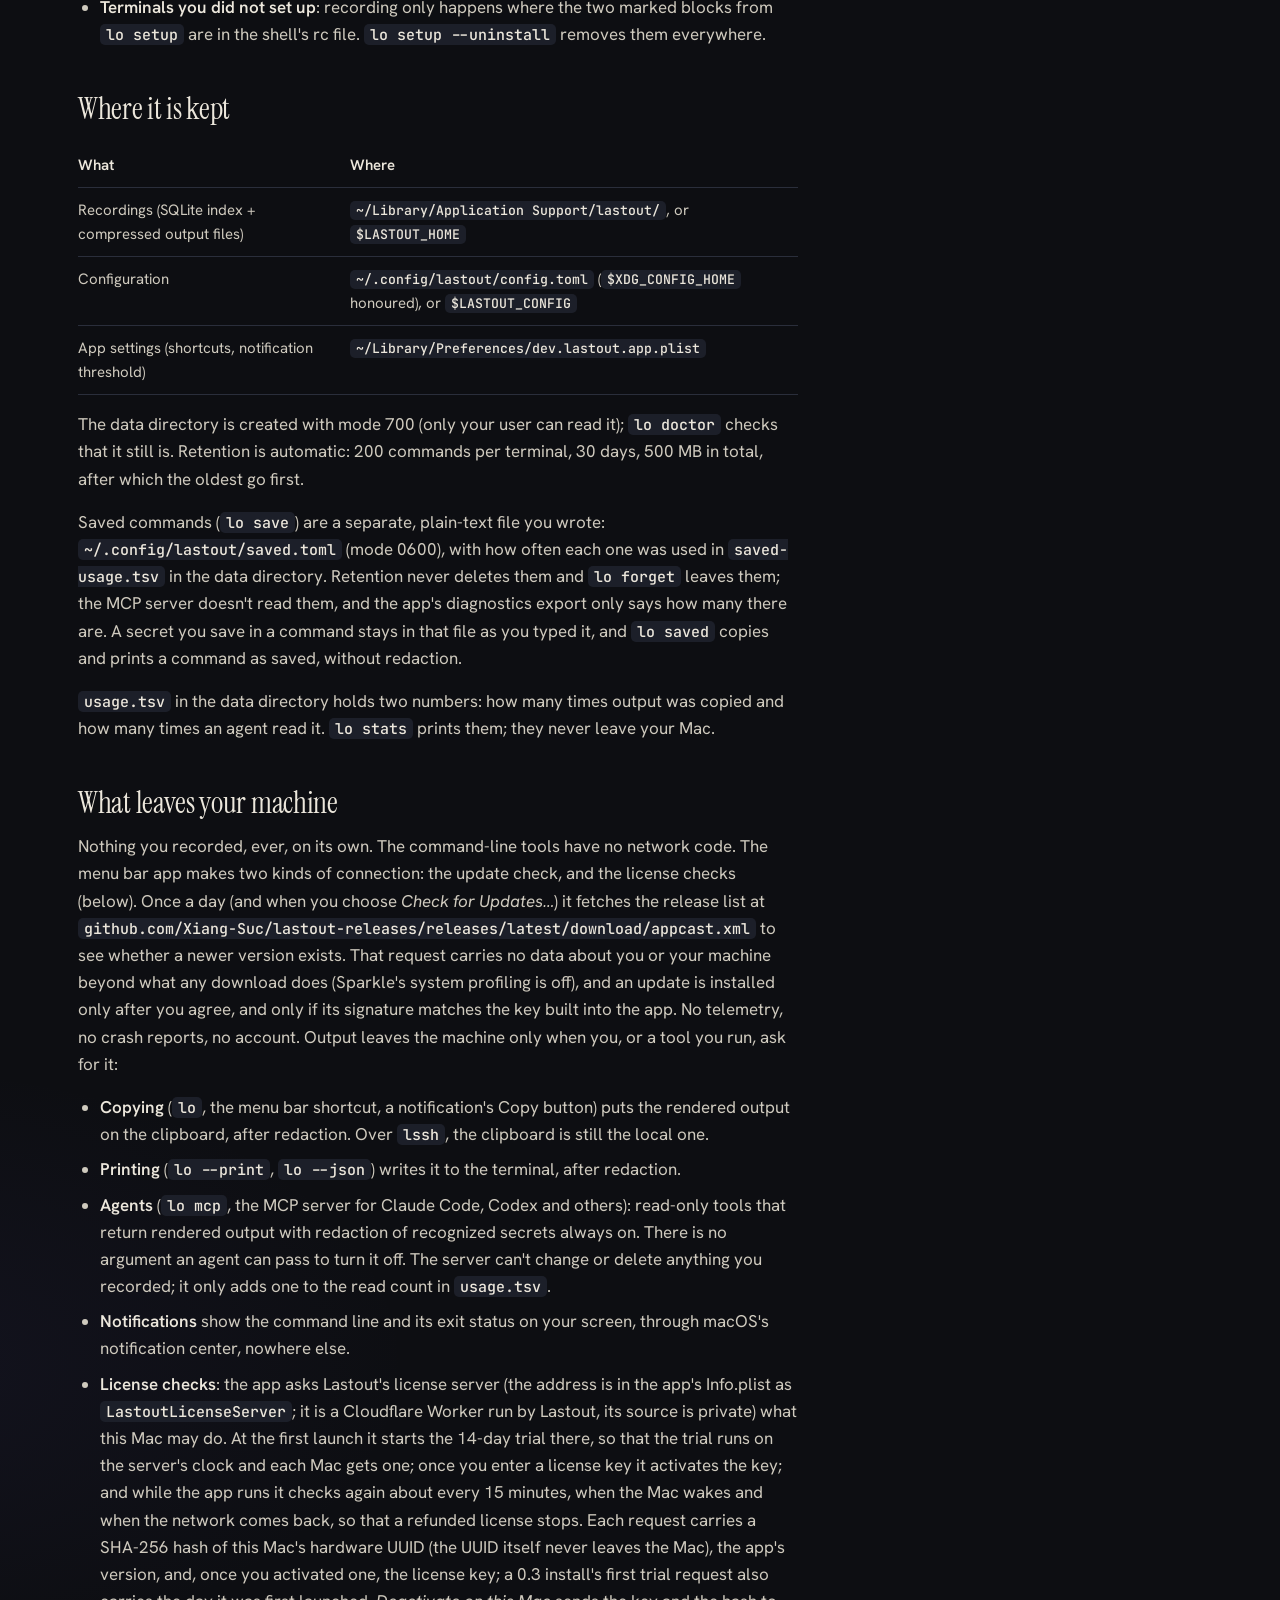
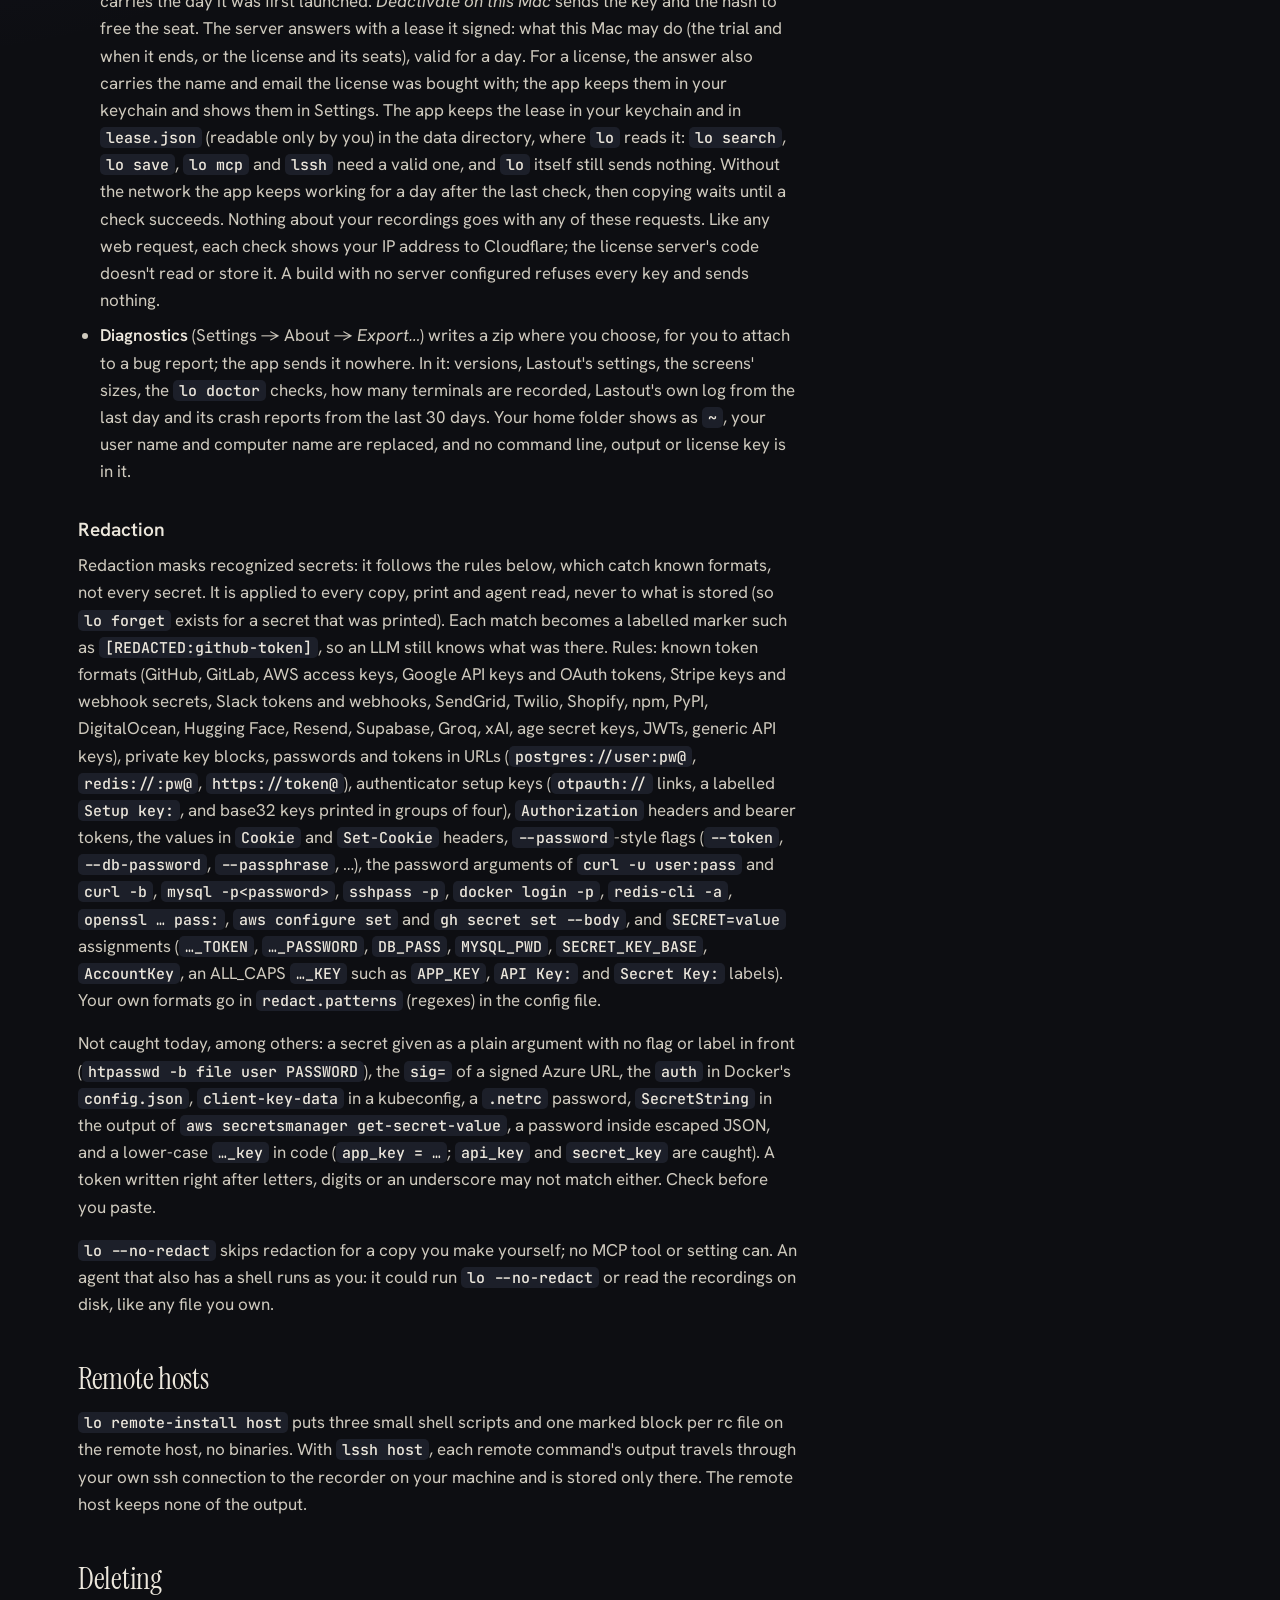
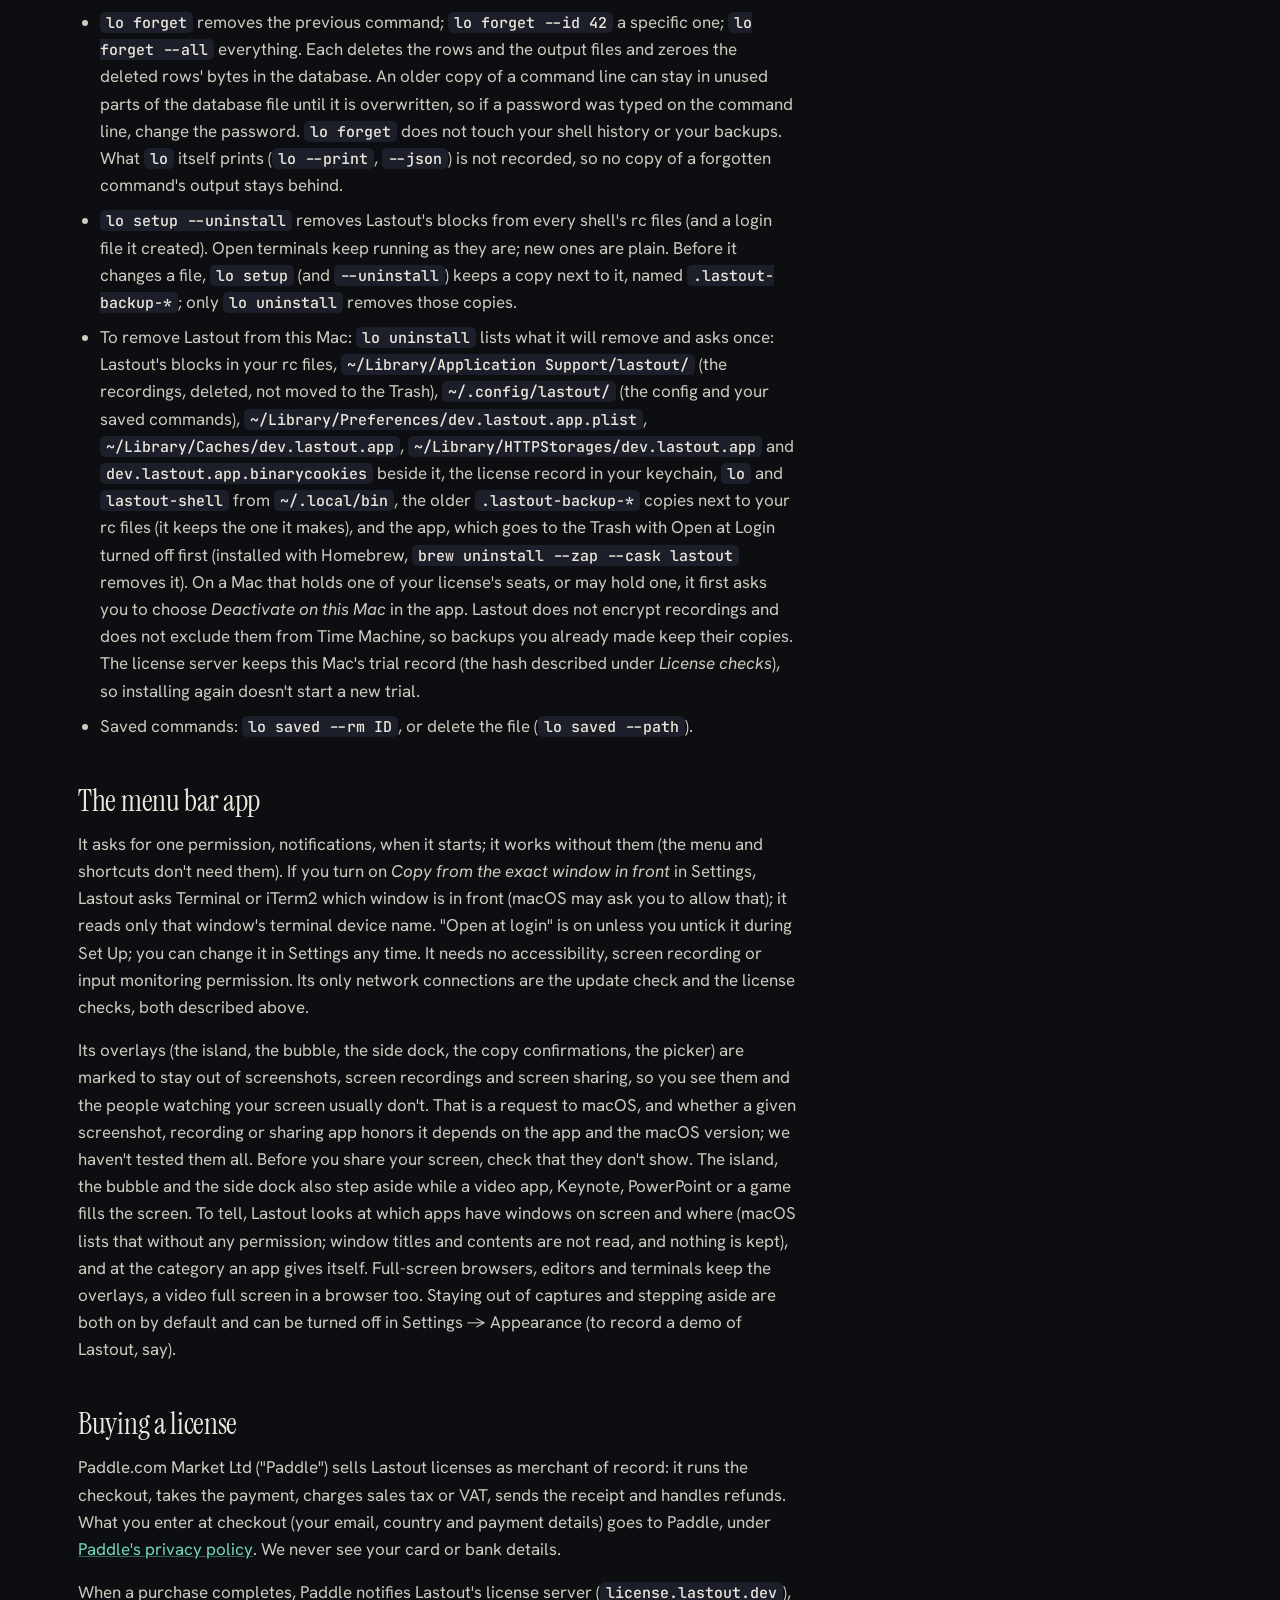
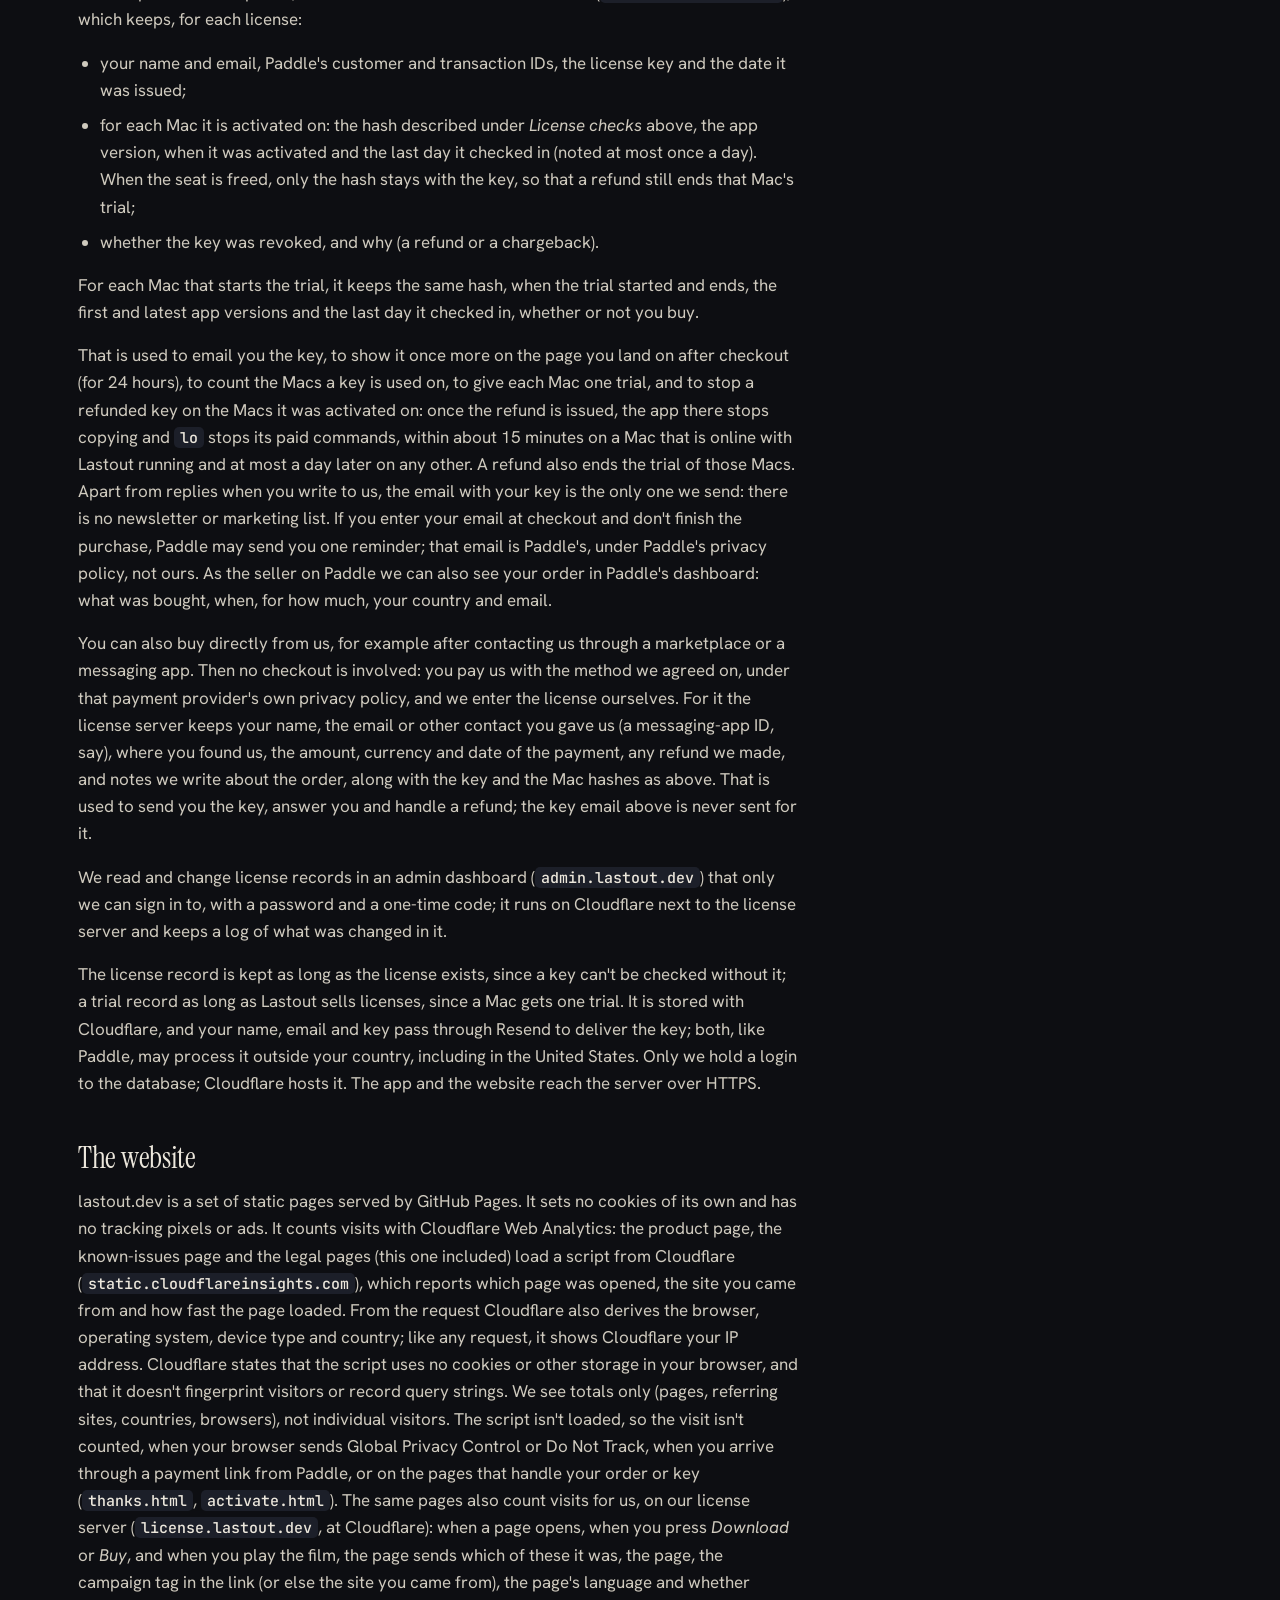
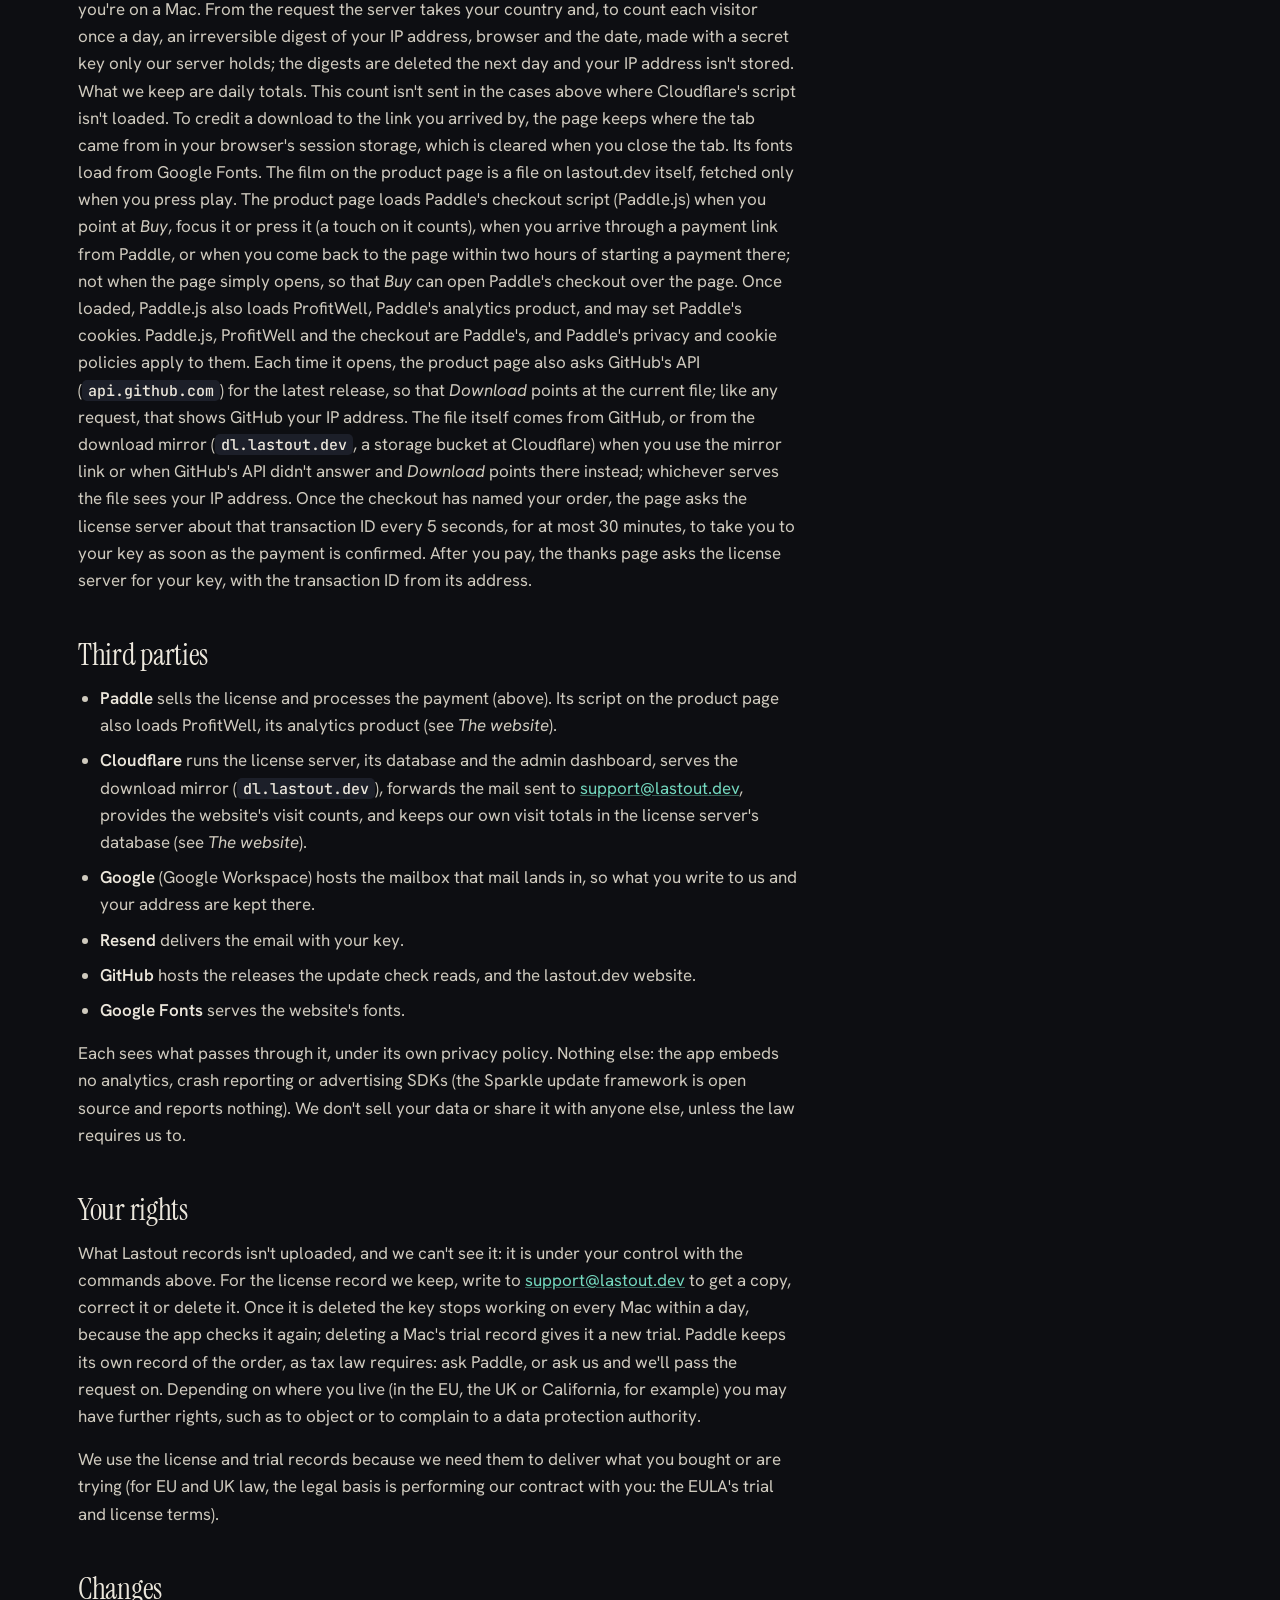
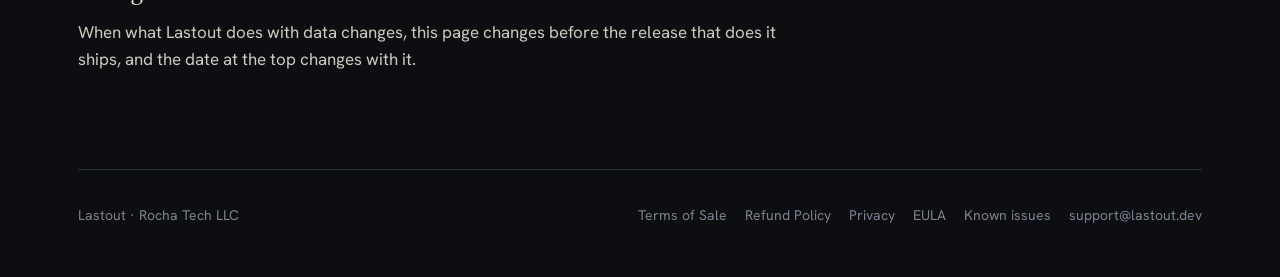
<file: privacy.html>
<!doctype html>
<html lang="en">
<head>
<meta charset="utf-8">
<meta name="viewport" content="width=device-width, initial-scale=1">
<title>Privacy Policy — Lastout</title>
<meta name="description" content="What Lastout records, where it keeps it, what can leave your Mac, and what buying a license shares.">
<link rel="canonical" href="https://lastout.dev/privacy.html">
<meta property="og:type" content="article">
<meta property="og:site_name" content="Lastout">
<meta property="og:url" content="https://lastout.dev/privacy.html">
<meta property="og:title" content="Privacy Policy — Lastout">
<meta property="og:description" content="What Lastout records, where it keeps it, what can leave your Mac, and what buying a license shares.">
<meta property="og:image" content="https://lastout.dev/og.jpg">
<meta name="twitter:card" content="summary_large_image">
<meta name="color-scheme" content="dark">
<link rel="icon" href="icon.png">
<link rel="apple-touch-icon" href="icon.png">
<link rel="preconnect" href="https://fonts.googleapis.com">
<link rel="preconnect" href="https://fonts.gstatic.com" crossorigin>
<!-- Loaded as print and switched on when it arrives: a stylesheet link would hold the whole page blank (up to 75 s) where Google is unreachable. -->
<link rel="stylesheet" href="https://fonts.googleapis.com/css2?family=Hanken+Grotesk:wght@400;500;600&family=Instrument+Serif:ital@0;1&family=JetBrains+Mono:wght@400;500;700&display=swap" media="print" onload="this.media='all'">
<noscript><link rel="stylesheet" href="https://fonts.googleapis.com/css2?family=Hanken+Grotesk:wght@400;500;600&family=Instrument+Serif:ital@0;1&family=JetBrains+Mono:wght@400;500;700&display=swap"></noscript>
<link rel="stylesheet" href="page.css">
</head>
<body>
<div class="wrap">
  <nav>
    <a class="brand" href="index.html" data-lang-link><img src="icon.png" alt="">Lastout</a>
    <div class="links">
      <a href="index.html#pricing" data-lang-link><span data-ui="en">Pricing</span><span lang="zh-CN" data-ui="zh" hidden>价格</span></a>
      <a href="known-issues.html" data-lang-link><span data-ui="en">Known issues</span><span lang="zh-CN" data-ui="zh" hidden>已知问题</span></a>
      <a href="terms.html" data-lang-link><span data-ui="en">Terms</span><span lang="zh-CN" data-ui="zh" hidden>条款</span></a>
      <a href="refund.html" data-lang-link><span data-ui="en">Refund Policy</span><span lang="zh-CN" data-ui="zh" hidden>退款政策</span></a>
      <a href="privacy.html" data-lang-link aria-current="page"><span data-ui="en">Privacy</span><span lang="zh-CN" data-ui="zh" hidden>隐私</span></a>
      <a href="eula.html" data-lang-link><span data-ui="en">EULA</span><span lang="zh-CN" data-ui="zh" hidden>许可协议</span></a>
    </div>
  </nav>

  <main class="narrow">
    <div class="label"><span data-ui="en">Legal</span><span lang="zh-CN" data-ui="zh" hidden>法律文本</span></div>
    <h1 data-ui="en">Privacy <em>policy.</em></h1>
    <h1 lang="zh-CN" data-ui="zh" hidden>隐私<em>政策。</em></h1>
    <!-- 由 scripts/privacy_page.py 从 docs/privacy.md 和 privacy.zh-CN.md 生成；别手改，改原文后重新运行。 -->
    <p class="meta" data-ui="en">Last updated: 2026-11-18 · English is the binding version.</p>
    <p class="meta" lang="zh-CN" data-ui="zh" hidden>最后更新：2026-11-18 · 中文为译本，两者不一致时以英文版为准。</p>
    <div class="lang" role="group" aria-label="Language">
      <button type="button" data-lang="en" aria-pressed="true">English</button>
      <button type="button" data-lang="zh" aria-pressed="false">中文</button>
    </div>

    <article lang="en" data-doc="en">
<p>What Lastout records, where it keeps it, what can leave your machine and how to delete it. Each statement names the command or setting behind it; if one doesn't hold, tell us.</p>
<p>Lastout is made by Rocha Tech LLC, a company registered in New Jersey, United States ("we"). What you record never reaches us. What does is only what buying a license and checking the trial and the license need, described under <em>License checks</em> and <em>Buying a license</em>; for that data we are responsible (the data controller). Questions and requests: <a href="mailto:support@lastout.dev">support@lastout.dev</a>.</p>
<h2 id="what-is-recorded">What is recorded</h2>
<p>In a terminal set up with <code>lo setup</code> (or by the app), for each command:</p>
<ul>
<li>the command line as the shell saw it, the working directory and its git branch at the time, start and end time, exit status;</li>
<li>what the command printed to the terminal: the first 1 MB and the last 4 MB of raw output, compressed. That includes anything the terminal echoed while the command ran, such as text you typed at a prompt. Text typed at a no-echo prompt (a password) is not echoed, so it is not recorded;</li>
<li>per terminal session: the terminal program's name, the tty and the recorder's process id, so <code>lo</code> can tell which terminal is which.</li>
</ul>
<p>Nothing else: no keystrokes outside a command, no screenshots, no file contents the command did not print, no information about other apps.</p>
<h2 id="what-is-not-recorded">What is not recorded</h2>
<ul>
<li><strong>A command starting with a space</strong>: not even its text (the row says <code>(private)</code>). This is the shell's own convention for "keep out of history".</li>
<li><strong>While paused</strong>: <code>lo pause</code> (every terminal) or <code>lo pause --here</code> (this one), optionally <code>--for 30m</code>. <code>lo resume</code> ends a pause of every terminal, <code>lo resume --here</code> a pause of this one. Nothing is stored, not even the command.</li>
<li><strong>Commands that print secrets</strong>: for the built-in list (<code>op</code>, <code>pass</code>, <code>gopass</code>, <code>bw</code>, <code>lpass</code>, <code>aws configure</code>, <code>aws sts</code>, <code>aws ecr get-login-password</code>, <code>gcloud auth</code>, <code>az login</code>, <code>az account get-access-token</code>, <code>ssh-keygen</code>, <code>gpg --export-secret-keys</code>, <code>security find-generic-password</code>, <code>security find-internet-password</code>, <code>vault read|kv get|login|token</code>, <code>kubectl get secret</code>, <code>kubectl describe secret</code>, <code>kubectl config view</code>, <code>gh auth token</code>, <code>heroku auth:token</code>, <code>npm token</code>, <code>doppler secrets</code>, <code>openssl genrsa</code>, <code>openssl genpkey</code>, <code>age-keygen</code>, <code>wg genkey</code>) the command line and exit status are kept, not the output, wherever on the line the command sits: in a chain (<code>cd x &amp;&amp; op read …</code>), a pipe or a <code>$(…)</code> substitution too. Quoted text is not a command. Only recognized formats are redacted in the command line too, so a secret typed as a plain argument with nothing naming it (<code>htpasswd -b file user PASSWORD</code>) stays readable, also to an agent: start such a command with a space. Add your own with <code>record.ignore</code> in the config file, or lift a built-in entry with <code>record.allow</code>.</li>
<li><strong>Terminals you did not set up</strong>: recording only happens where the two marked blocks from <code>lo setup</code> are in the shell's rc file. <code>lo setup --uninstall</code> removes them everywhere.</li>
</ul>
<h2 id="where-it-is-kept">Where it is kept</h2>
<div class="table"><table>
<thead>
<tr>
<th>What</th>
<th>Where</th>
</tr>
</thead>
<tbody>
<tr>
<td>Recordings (SQLite index + compressed output files)</td>
<td><code>~/Library/Application Support/lastout/</code>, or <code>$LASTOUT_HOME</code></td>
</tr>
<tr>
<td>Configuration</td>
<td><code>~/.config/lastout/config.toml</code> (<code>$XDG_CONFIG_HOME</code> honoured), or <code>$LASTOUT_CONFIG</code></td>
</tr>
<tr>
<td>App settings (shortcuts, notification threshold)</td>
<td><code>~/Library/Preferences/dev.lastout.app.plist</code></td>
</tr>
</tbody>
</table></div>
<p>The data directory is created with mode 700 (only your user can read it); <code>lo doctor</code> checks that it still is. Retention is automatic: 200 commands per terminal, 30 days, 500 MB in total, after which the oldest go first.</p>
<p>Saved commands (<code>lo save</code>) are a separate, plain-text file you wrote: <code>~/.config/lastout/saved.toml</code> (mode 0600), with how often each one was used in <code>saved-usage.tsv</code> in the data directory. Retention never deletes them and <code>lo forget</code> leaves them; the MCP server doesn't read them, and the app's diagnostics export only says how many there are. A secret you save in a command stays in that file as you typed it, and <code>lo saved</code> copies and prints a command as saved, without redaction.</p>
<p><code>usage.tsv</code> in the data directory holds two numbers: how many times output was copied and how many times an agent read it. <code>lo stats</code> prints them; they never leave your Mac.</p>
<h2 id="what-leaves-your-machine">What leaves your machine</h2>
<p>Nothing you recorded, ever, on its own. The command-line tools have no network code. The menu bar app makes two kinds of connection: the update check, and the license checks (below). Once a day (and when you choose <em>Check for Updates…</em>) it fetches the release list at <code>github.com/Xiang-Suc/lastout-releases/releases/latest/download/appcast.xml</code> to see whether a newer version exists. That request carries no data about you or your machine beyond what any download does (Sparkle's system profiling is off), and an update is installed only after you agree, and only if its signature matches the key built into the app. No telemetry, no crash reports, no account. Output leaves the machine only when you, or a tool you run, ask for it:</p>
<ul>
<li><strong>Copying</strong> (<code>lo</code>, the menu bar shortcut, a notification's Copy button) puts the rendered output on the clipboard, after redaction. Over <code>lssh</code>, the clipboard is still the local one.</li>
<li><strong>Printing</strong> (<code>lo --print</code>, <code>lo --json</code>) writes it to the terminal, after redaction.</li>
<li><strong>Agents</strong> (<code>lo mcp</code>, the MCP server for Claude Code, Codex and others): read-only tools that return rendered output with redaction of recognized secrets always on. There is no argument an agent can pass to turn it off. The server can't change or delete anything you recorded; it only adds one to the read count in <code>usage.tsv</code>.</li>
<li><strong>Notifications</strong> show the command line and its exit status on your screen, through macOS's notification center, nowhere else.</li>
<li><strong>License checks</strong>: the app asks Lastout's license server (the address is in the app's Info.plist as <code>LastoutLicenseServer</code>; it is a Cloudflare Worker run by Lastout, its source is private) what this Mac may do. At the first launch it starts the 14-day trial there, so that the trial runs on the server's clock and each Mac gets one; once you enter a license key it activates the key; and while the app runs it checks again about every 15 minutes, when the Mac wakes and when the network comes back, so that a refunded license stops. Each request carries a SHA-256 hash of this Mac's hardware UUID (the UUID itself never leaves the Mac), the app's version, and, once you activated one, the license key; a 0.3 install's first trial request also carries the day it was first launched. <em>Deactivate on this Mac</em> sends the key and the hash to free the seat. The server answers with a lease it signed: what this Mac may do (the trial and when it ends, or the license and its seats), valid for a day. For a license, the answer also carries the name and email the license was bought with; the app keeps them in your keychain and shows them in Settings. The app keeps the lease in your keychain and in <code>lease.json</code> (readable only by you) in the data directory, where <code>lo</code> reads it: <code>lo search</code>, <code>lo save</code>, <code>lo mcp</code> and <code>lssh</code> need a valid one, and <code>lo</code> itself still sends nothing. Without the network the app keeps working for a day after the last check, then copying waits until a check succeeds. Nothing about your recordings goes with any of these requests. Like any web request, each check shows your IP address to Cloudflare; the license server's code doesn't read or store it. A build with no server configured refuses every key and sends nothing.</li>
<li><strong>Diagnostics</strong> (Settings → About → <em>Export…</em>) writes a zip where you choose, for you to attach to a bug report; the app sends it nowhere. In it: versions, Lastout's settings, the screens' sizes, the <code>lo doctor</code> checks, how many terminals are recorded, Lastout's own log from the last day and its crash reports from the last 30 days. Your home folder shows as <code>~</code>, your user name and computer name are replaced, and no command line, output or license key is in it.</li>
</ul>
<h3 id="redaction">Redaction</h3>
<p>Redaction masks recognized secrets: it follows the rules below, which catch known formats, not every secret. It is applied to every copy, print and agent read, never to what is stored (so <code>lo forget</code> exists for a secret that was printed). Each match becomes a labelled marker such as <code>[REDACTED:github-token]</code>, so an LLM still knows what was there. Rules: known token formats (GitHub, GitLab, AWS access keys, Google API keys and OAuth tokens, Stripe keys and webhook secrets, Slack tokens and webhooks, SendGrid, Twilio, Shopify, npm, PyPI, DigitalOcean, Hugging Face, Resend, Supabase, Groq, xAI, age secret keys, JWTs, generic API keys), private key blocks, passwords and tokens in URLs (<code>postgres://user:pw@</code>, <code>redis://:pw@</code>, <code>https://token@</code>), authenticator setup keys (<code>otpauth://</code> links, a labelled <code>Setup key:</code>, and base32 keys printed in groups of four), <code>Authorization</code> headers and bearer tokens, the values in <code>Cookie</code> and <code>Set-Cookie</code> headers, <code>--password</code>-style flags (<code>--token</code>, <code>--db-password</code>, <code>--passphrase</code>, …), the password arguments of <code>curl -u user:pass</code> and <code>curl -b</code>, <code>mysql -p&lt;password&gt;</code>, <code>sshpass -p</code>, <code>docker login -p</code>, <code>redis-cli -a</code>, <code>openssl … pass:</code>, <code>aws configure set</code> and <code>gh secret set --body</code>, and <code>SECRET=value</code> assignments (<code>…_TOKEN</code>, <code>…_PASSWORD</code>, <code>DB_PASS</code>, <code>MYSQL_PWD</code>, <code>SECRET_KEY_BASE</code>, <code>AccountKey</code>, an ALL_CAPS <code>…_KEY</code> such as <code>APP_KEY</code>, <code>API Key:</code> and <code>Secret Key:</code> labels). Your own formats go in <code>redact.patterns</code> (regexes) in the config file.</p>
<p>Not caught today, among others: a secret given as a plain argument with no flag or label in front (<code>htpasswd -b file user PASSWORD</code>), the <code>sig=</code> of a signed Azure URL, the <code>auth</code> in Docker's <code>config.json</code>, <code>client-key-data</code> in a kubeconfig, a <code>.netrc</code> password, <code>SecretString</code> in the output of <code>aws secretsmanager get-secret-value</code>, a password inside escaped JSON, and a lower-case <code>…_key</code> in code (<code>app_key = …</code>; <code>api_key</code> and <code>secret_key</code> are caught). A token written right after letters, digits or an underscore may not match either. Check before you paste.</p>
<p><code>lo --no-redact</code> skips redaction for a copy you make yourself; no MCP tool or setting can. An agent that also has a shell runs as you: it could run <code>lo --no-redact</code> or read the recordings on disk, like any file you own.</p>
<h2 id="remote-hosts">Remote hosts</h2>
<p><code>lo remote-install host</code> puts three small shell scripts and one marked block per rc file on the remote host, no binaries. With <code>lssh host</code>, each remote command's output travels through your own ssh connection to the recorder on your machine and is stored only there. The remote host keeps none of the output.</p>
<h2 id="deleting">Deleting</h2>
<ul>
<li><code>lo forget</code> removes the previous command; <code>lo forget --id 42</code> a specific one; <code>lo forget --all</code> everything. Each deletes the rows and the output files and zeroes the deleted rows' bytes in the database. An older copy of a command line can stay in unused parts of the database file until it is overwritten, so if a password was typed on the command line, change the password. <code>lo forget</code> does not touch your shell history or your backups. What <code>lo</code> itself prints (<code>lo --print</code>, <code>--json</code>) is not recorded, so no copy of a forgotten command's output stays behind.</li>
<li><code>lo setup --uninstall</code> removes Lastout's blocks from every shell's rc files (and a login file it created). Open terminals keep running as they are; new ones are plain. Before it changes a file, <code>lo setup</code> (and <code>--uninstall</code>) keeps a copy next to it, named <code>.lastout-backup-*</code>; only <code>lo uninstall</code> removes those copies.</li>
<li>To remove Lastout from this Mac: <code>lo uninstall</code> lists what it will remove and asks once: Lastout's blocks in your rc files, <code>~/Library/Application Support/lastout/</code> (the recordings, deleted, not moved to the Trash), <code>~/.config/lastout/</code> (the config and your saved commands), <code>~/Library/Preferences/dev.lastout.app.plist</code>, <code>~/Library/Caches/dev.lastout.app</code>, <code>~/Library/HTTPStorages/dev.lastout.app</code> and <code>dev.lastout.app.binarycookies</code> beside it, the license record in your keychain, <code>lo</code> and <code>lastout-shell</code> from <code>~/.local/bin</code>, the older <code>.lastout-backup-*</code> copies next to your rc files (it keeps the one it makes), and the app, which goes to the Trash with Open at Login turned off first (installed with Homebrew, <code>brew uninstall --zap --cask lastout</code> removes it). On a Mac that holds one of your license's seats, or may hold one, it first asks you to choose <em>Deactivate on this Mac</em> in the app. Lastout does not encrypt recordings and does not exclude them from Time Machine, so backups you already made keep their copies. The license server keeps this Mac's trial record (the hash described under <em>License checks</em>), so installing again doesn't start a new trial.</li>
<li>Saved commands: <code>lo saved --rm ID</code>, or delete the file (<code>lo saved --path</code>).</li>
</ul>
<h2 id="the-menu-bar-app">The menu bar app</h2>
<p>It asks for one permission, notifications, when it starts; it works without them (the menu and shortcuts don't need them). If you turn on <em>Copy from the exact window in front</em> in Settings, Lastout asks Terminal or iTerm2 which window is in front (macOS may ask you to allow that); it reads only that window's terminal device name. "Open at login" is on unless you untick it during Set Up; you can change it in Settings any time. It needs no accessibility, screen recording or input monitoring permission. Its only network connections are the update check and the license checks, both described above.</p>
<p>Its overlays (the island, the bubble, the side dock, the copy confirmations, the picker) are marked to stay out of screenshots, screen recordings and screen sharing, so you see them and the people watching your screen usually don't. That is a request to macOS, and whether a given screenshot, recording or sharing app honors it depends on the app and the macOS version; we haven't tested them all. Before you share your screen, check that they don't show. The island, the bubble and the side dock also step aside while a video app, Keynote, PowerPoint or a game fills the screen. To tell, Lastout looks at which apps have windows on screen and where (macOS lists that without any permission; window titles and contents are not read, and nothing is kept), and at the category an app gives itself. Full-screen browsers, editors and terminals keep the overlays, a video full screen in a browser too. Staying out of captures and stepping aside are both on by default and can be turned off in Settings → Appearance (to record a demo of Lastout, say).</p>
<h2 id="buying-a-license">Buying a license</h2>
<p>Paddle.com Market Ltd ("Paddle") sells Lastout licenses as merchant of record: it runs the checkout, takes the payment, charges sales tax or VAT, sends the receipt and handles refunds. What you enter at checkout (your email, country and payment details) goes to Paddle, under <a href="https://www.paddle.com/legal/privacy">Paddle's privacy policy</a>. We never see your card or bank details.</p>
<p>When a purchase completes, Paddle notifies Lastout's license server (<code>license.lastout.dev</code>), which keeps, for each license:</p>
<ul>
<li>your name and email, Paddle's customer and transaction IDs, the license key and the date it was issued;</li>
<li>for each Mac it is activated on: the hash described under <em>License checks</em> above, the app version, when it was activated and the last day it checked in (noted at most once a day). When the seat is freed, only the hash stays with the key, so that a refund still ends that Mac's trial;</li>
<li>whether the key was revoked, and why (a refund or a chargeback).</li>
</ul>
<p>For each Mac that starts the trial, it keeps the same hash, when the trial started and ends, the first and latest app versions and the last day it checked in, whether or not you buy.</p>
<p>That is used to email you the key, to show it once more on the page you land on after checkout (for 24 hours), to count the Macs a key is used on, to give each Mac one trial, and to stop a refunded key on the Macs it was activated on: once the refund is issued, the app there stops copying and <code>lo</code> stops its paid commands, within about 15 minutes on a Mac that is online with Lastout running and at most a day later on any other. A refund also ends the trial of those Macs. Apart from replies when you write to us, the email with your key is the only one we send: there is no newsletter or marketing list. If you enter your email at checkout and don't finish the purchase, Paddle may send you one reminder; that email is Paddle's, under Paddle's privacy policy, not ours. As the seller on Paddle we can also see your order in Paddle's dashboard: what was bought, when, for how much, your country and email.</p>
<p>You can also buy directly from us, for example after contacting us through a marketplace or a messaging app. Then no checkout is involved: you pay us with the method we agreed on, under that payment provider's own privacy policy, and we enter the license ourselves. For it the license server keeps your name, the email or other contact you gave us (a messaging-app ID, say), where you found us, the amount, currency and date of the payment, any refund we made, and notes we write about the order, along with the key and the Mac hashes as above. That is used to send you the key, answer you and handle a refund; the key email above is never sent for it.</p>
<p>We read and change license records in an admin dashboard (<code>admin.lastout.dev</code>) that only we can sign in to, with a password and a one-time code; it runs on Cloudflare next to the license server and keeps a log of what was changed in it.</p>
<p>The license record is kept as long as the license exists, since a key can't be checked without it; a trial record as long as Lastout sells licenses, since a Mac gets one trial. It is stored with Cloudflare, and your name, email and key pass through Resend to deliver the key; both, like Paddle, may process it outside your country, including in the United States. Only we hold a login to the database; Cloudflare hosts it. The app and the website reach the server over HTTPS.</p>
<h2 id="the-website">The website</h2>
<p>lastout.dev is a set of static pages served by GitHub Pages. It sets no cookies of its own and has no tracking pixels or ads. It counts visits with Cloudflare Web Analytics: the product page, the known-issues page and the legal pages (this one included) load a script from Cloudflare (<code>static.cloudflareinsights.com</code>), which reports which page was opened, the site you came from and how fast the page loaded. From the request Cloudflare also derives the browser, operating system, device type and country; like any request, it shows Cloudflare your IP address. Cloudflare states that the script uses no cookies or other storage in your browser, and that it doesn't fingerprint visitors or record query strings. We see totals only (pages, referring sites, countries, browsers), not individual visitors. The script isn't loaded, so the visit isn't counted, when your browser sends Global Privacy Control or Do Not Track, when you arrive through a payment link from Paddle, or on the pages that handle your order or key (<code>thanks.html</code>, <code>activate.html</code>). The same pages also count visits for us, on our license server (<code>license.lastout.dev</code>, at Cloudflare): when a page opens, when you press <em>Download</em> or <em>Buy</em>, and when you play the film, the page sends which of these it was, the page, the campaign tag in the link (or else the site you came from), the page's language and whether you're on a Mac. From the request the server takes your country and, to count each visitor once a day, an irreversible digest of your IP address, browser and the date, made with a secret key only our server holds; the digests are deleted the next day and your IP address isn't stored. What we keep are daily totals. This count isn't sent in the cases above where Cloudflare's script isn't loaded. To credit a download to the link you arrived by, the page keeps where the tab came from in your browser's session storage, which is cleared when you close the tab. Its fonts load from Google Fonts. The film on the product page is a file on lastout.dev itself, fetched only when you press play. The product page loads Paddle's checkout script (Paddle.js) when you point at <em>Buy</em>, focus it or press it (a touch on it counts), when you arrive through a payment link from Paddle, or when you come back to the page within two hours of starting a payment there; not when the page simply opens, so that <em>Buy</em> can open Paddle's checkout over the page. Once loaded, Paddle.js also loads ProfitWell, Paddle's analytics product, and may set Paddle's cookies. Paddle.js, ProfitWell and the checkout are Paddle's, and Paddle's privacy and cookie policies apply to them. Each time it opens, the product page also asks GitHub's API (<code>api.github.com</code>) for the latest release, so that <em>Download</em> points at the current file; like any request, that shows GitHub your IP address. The file itself comes from GitHub, or from the download mirror (<code>dl.lastout.dev</code>, a storage bucket at Cloudflare) when you use the mirror link or when GitHub's API didn't answer and <em>Download</em> points there instead; whichever serves the file sees your IP address. Once the checkout has named your order, the page asks the license server about that transaction ID every 5 seconds, for at most 30 minutes, to take you to your key as soon as the payment is confirmed. After you pay, the thanks page asks the license server for your key, with the transaction ID from its address.</p>
<h2 id="third-parties">Third parties</h2>
<ul>
<li><strong>Paddle</strong> sells the license and processes the payment (above). Its script on the product page also loads ProfitWell, its analytics product (see <em>The website</em>).</li>
<li><strong>Cloudflare</strong> runs the license server, its database and the admin dashboard, serves the download mirror (<code>dl.lastout.dev</code>), forwards the mail sent to <a href="mailto:support@lastout.dev">support@lastout.dev</a>, provides the website's visit counts, and keeps our own visit totals in the license server's database (see <em>The website</em>).</li>
<li><strong>Google</strong> (Google Workspace) hosts the mailbox that mail lands in, so what you write to us and your address are kept there.</li>
<li><strong>Resend</strong> delivers the email with your key.</li>
<li><strong>GitHub</strong> hosts the releases the update check reads, and the lastout.dev website.</li>
<li><strong>Google Fonts</strong> serves the website's fonts.</li>
</ul>
<p>Each sees what passes through it, under its own privacy policy. Nothing else: the app embeds no analytics, crash reporting or advertising SDKs (the Sparkle update framework is open source and reports nothing). We don't sell your data or share it with anyone else, unless the law requires us to.</p>
<h2 id="your-rights">Your rights</h2>
<p>What Lastout records isn't uploaded, and we can't see it: it is under your control with the commands above. For the license record we keep, write to <a href="mailto:support@lastout.dev">support@lastout.dev</a> to get a copy, correct it or delete it. Once it is deleted the key stops working on every Mac within a day, because the app checks it again; deleting a Mac's trial record gives it a new trial. Paddle keeps its own record of the order, as tax law requires: ask Paddle, or ask us and we'll pass the request on. Depending on where you live (in the EU, the UK or California, for example) you may have further rights, such as to object or to complain to a data protection authority.</p>
<p>We use the license and trial records because we need them to deliver what you bought or are trying (for EU and UK law, the legal basis is performing our contract with you: the EULA's trial and license terms).</p>
<h2 id="changes">Changes</h2>
<p>When what Lastout does with data changes, this page changes before the release that does it ships, and the date at the top changes with it.</p>
    </article>
    <article lang="zh-CN" data-doc="zh" hidden>
<p>Lastout 记录什么、存在哪、什么会离开你的电脑、怎么删除。每一条都写明是哪个命令或设置在管；哪条不成立，请告诉我们。</p>
<p>Lastout 由 Rocha Tech LLC（在美国新泽西州注册的公司，下称「我们」）开发。你记录的内容不会到我们这里；到我们这里的，只有购买授权以及校验试用和授权需要的那些，见下面「授权校验」和「购买授权」两节，这部分数据由我们负责（即数据控制者）。问题和请求请写信到 <a href="mailto:support@lastout.dev">support@lastout.dev</a>。</p>
<h2 id="zh-记录什么">记录什么</h2>
<p>在用 <code>lo setup</code>（或 App）接入的终端里，对每条命令：</p>
<ul>
<li>shell 看到的命令行、工作目录和当时的 git 分支、开始和结束时间、退出状态；</li>
<li>命令打印到终端的内容：原始输出的前 1 MB 和后 4 MB，压缩存储。这包括命令运行期间终端回显的内容，比如你在提示符处输入的文字。不回显的提示（密码）不会被回显，所以不会被记录；</li>
<li>每个终端会话：终端程序的名字、tty 和录制进程的 pid，让 <code>lo</code> 分得清哪个终端是哪个。</li>
</ul>
<p>除此之外没有：命令之外的按键、截图、命令没打印出来的文件内容、其他 App 的信息，都不记录。</p>
<h2 id="zh-不记录什么">不记录什么</h2>
<ul>
<li><strong>以空格开头的命令</strong>：连命令文本都不存（那一行只显示 <code>(private)</code>）。这是 shell 自己「不进历史」的约定。</li>
<li><strong>暂停期间</strong>：<code>lo pause</code>（所有终端）或 <code>lo pause --here</code>（只这一个），可加 <code>--for 30m</code>。<code>lo resume</code> 结束全局暂停，<code>lo resume --here</code> 结束这个终端的暂停。什么都不存，连命令都不存。</li>
<li><strong>会打印密钥的命令</strong>：内置列表（<code>op</code>、<code>pass</code>、<code>gopass</code>、<code>bw</code>、<code>lpass</code>、<code>aws configure</code>、<code>aws sts</code>、<code>aws ecr get-login-password</code>、<code>gcloud auth</code>、<code>az login</code>、<code>az account get-access-token</code>、<code>ssh-keygen</code>、<code>gpg --export-secret-keys</code>、<code>security find-generic-password</code>、<code>security find-internet-password</code>、<code>vault read|kv get|login|token</code>、<code>kubectl get secret</code>、<code>kubectl describe secret</code>、<code>kubectl config view</code>、<code>gh auth token</code>、<code>heroku auth:token</code>、<code>npm token</code>、<code>doppler secrets</code>、<code>openssl genrsa</code>、<code>openssl genpkey</code>、<code>age-keygen</code>、<code>wg genkey</code>）只保留命令行和退出状态，不保存输出；这条命令写在行内任何位置都算：连写（<code>cd x &amp;&amp; op read …</code>）、管道、<code>$(…)</code> 替换里的也是。引号里的文字不算命令。命令行本身也只遮盖识别得到的格式，所以前面没有任何名字、当作普通参数打出来的密钥（<code>htpasswd -b file user 密码</code>）仍然看得到，Agent 也读得到：这类命令请在开头加一个空格。配置文件里 <code>record.ignore</code> 可以加自己的，<code>record.allow</code> 可以把内置条目放开。</li>
<li><strong>你没有接入的终端</strong>：只有 rc 文件里有 <code>lo setup</code> 写入的两段标记代码的 shell 才会被录制。<code>lo setup --uninstall</code> 从所有地方移除它们。</li>
</ul>
<h2 id="zh-存在哪">存在哪</h2>
<div class="table"><table>
<thead>
<tr>
<th>内容</th>
<th>位置</th>
</tr>
</thead>
<tbody>
<tr>
<td>记录（SQLite 索引 + 压缩的输出文件）</td>
<td><code>~/Library/Application Support/lastout/</code>，或 <code>$LASTOUT_HOME</code></td>
</tr>
<tr>
<td>配置</td>
<td><code>~/.config/lastout/config.toml</code>（遵守 <code>$XDG_CONFIG_HOME</code>），或 <code>$LASTOUT_CONFIG</code></td>
</tr>
<tr>
<td>App 设置（快捷键、通知阈值）</td>
<td><code>~/Library/Preferences/dev.lastout.app.plist</code></td>
</tr>
</tbody>
</table></div>
<p>数据目录以 700 权限创建（只有你的用户能读）；<code>lo doctor</code> 会检查它还是不是。自动清理：每个终端 200 条、30 天、总共 500 MB，超出先删最旧的。</p>
<p>已存命令（<code>lo save</code>）是你自己写的另一份明文文件：<code>~/.config/lastout/saved.toml</code>（权限 0600）。每条用过几次，记在数据目录的 <code>saved-usage.tsv</code> 里。</p>
<ul>
<li>自动清理不会删它们，<code>lo forget</code> 也不动它们。</li>
<li>MCP 不读取它们；App 的诊断导出只记录条数。</li>
<li>命令里存进去的密钥，会按你输入的原样留在文件里；<code>lo saved</code> 复制和打印时也按保存的原样给出，不做遮盖。</li>
</ul>
<p>数据目录里的 <code>usage.tsv</code> 只存两个数字：输出被复制了几次、Agent 读取了几次。<code>lo stats</code> 可以查看，它们不会离开你的 Mac。</p>
<h2 id="zh-什么会离开你的电脑">什么会离开你的电脑</h2>
<p>你记录的内容，永远不会自己离开。命令行工具没有任何网络代码。菜单栏 App 只有两种连接：更新检查，以及授权校验（见下文）。每天一次（以及你点「检查更新…」时），它从 <code>github.com/Xiang-Suc/lastout-releases/releases/latest/download/appcast.xml</code> 取发布列表，看有没有新版本。这个请求只带任何下载都会带的信息（比如 IP 地址），没有关于你或你机器的其他信息（Sparkle 的系统信息上报是关闭的），更新只在你同意后安装，且签名必须与 App 内置的公钥匹配。没有遥测、没有崩溃报告、没有账号。输出只在你或你运行的工具要求时才离开：</p>
<ul>
<li><strong>复制</strong>（<code>lo</code>、菜单栏快捷键、通知上的「复制」按钮）把整理后的输出放到剪贴板，先遮盖识别到的密钥。通过 <code>lssh</code> 时，剪贴板仍是本地的。</li>
<li><strong>打印</strong>（<code>lo --print</code>、<code>lo --json</code>）把它写到终端，先遮盖识别到的密钥。</li>
<li><strong>Agent</strong>（<code>lo mcp</code>，给 Claude Code、Codex 等用的 MCP 服务器）：只读的工具，返回整理后的输出，始终遮盖识别到的密钥。Agent 没有任何参数能关掉它。服务器也不能改动或删除你录下的任何内容，只会把 <code>usage.tsv</code> 里的读取次数加一。</li>
<li><strong>通知</strong>在你的屏幕上显示命令行和退出状态，通过 macOS 通知中心，仅此而已。</li>
<li><strong>授权校验</strong>：App 向 Lastout 的授权服务器（地址写在 App 的 Info.plist 里的 <code>LastoutLicenseServer</code>；由 Lastout 运营的 Cloudflare Worker，源码不公开）询问这台 Mac 能做什么。第一次启动时在服务器上开始 14 天试用，让试用按服务器的时钟计时、每台 Mac 只有一次；你输入授权码后激活它；App 运行期间大约每 15 分钟、Mac 唤醒时和网络恢复时再校验一次，让退款的授权停下来。每个请求都带着这台 Mac 硬件 UUID 的 SHA-256 哈希（UUID 本身不会离开这台 Mac）、App 版本号，以及激活之后的授权码；从 0.3 升级上来的安装，第一次试用请求还带着它首次启动的日期。「在这台 Mac 上停用」发送授权码和同一个哈希以释放座位。服务器返回一份它签名的租约：这台 Mac 能做什么（试用和结束时间，或授权和座位数），有效期一天。如果是授权，返回里还带着购买时的姓名和邮箱；App 把它们存进你的钥匙串，并显示在设置里。App 把租约存进你的钥匙串，并写到数据目录里只有你能读的 <code>lease.json</code>，<code>lo</code> 从那里读取：<code>lo search</code>、<code>lo save</code>、<code>lo mcp</code> 和 <code>lssh</code> 需要一份有效的租约，<code>lo</code> 本身仍然不发送任何东西。断网时，App 在上次校验后照常工作一天，之后复制会暂停，直到校验成功。这些请求都不包含任何关于你记录的内容。和任何网页请求一样，每次校验时 Cloudflare 都能看到你的 IP 地址；授权服务器的代码不读取也不保存它。没有配置服务器的构建拒绝一切授权码，也不发送任何东西。</li>
<li><strong>诊断信息</strong>（设置 → 关于 →「导出…」）把一个 zip 存到你选的位置，供你报告问题时附上；App 不会把它发到任何地方。里面有：版本、Lastout 的设置、屏幕尺寸、<code>lo doctor</code> 的检查结果、正在记录的终端数量、Lastout 自己最近一天的日志，以及最近 30 天的崩溃报告。主目录显示为 <code>~</code>，用户名和电脑名会被替换，不含任何命令行、输出或授权码。</li>
</ul>
<h3 id="zh-遮盖">遮盖</h3>
<p>遮盖的是识别到的密钥：它按下面的规则工作，认的是已知格式，不保证遮住所有密钥。它对每次复制、打印和 Agent 读取生效，从不改动存储的内容（所以才有 <code>lo forget</code> 处理打印过的密码）。每处匹配变成带标签的标记，例如 <code>[REDACTED:github-token]</code>，LLM 仍能知道那里原来是什么。规则：已知的 token 格式（GitHub、GitLab、AWS access key、Google API key 和 OAuth token、Stripe 密钥和 webhook secret、Slack token 和 webhook、SendGrid、Twilio、Shopify、npm、PyPI、DigitalOcean、Hugging Face、Resend、Supabase、Groq、xAI、age 私钥、JWT、通用 API key）、私钥块、URL 里的密码和 token（<code>postgres://user:pw@</code>、<code>redis://:pw@</code>、<code>https://token@</code>）、两步验证的设置密钥（<code>otpauth://</code> 链接、带 <code>Setup key:</code> 这类标签的密钥、四个一组打印的 base32 密钥）、<code>Authorization</code> 头和 bearer token、<code>Cookie</code> 和 <code>Set-Cookie</code> 头里的值、<code>--password</code> 这类参数（<code>--token</code>、<code>--db-password</code>、<code>--passphrase</code> 等）、<code>curl -u user:pass</code> 和 <code>curl -b</code>、<code>mysql -p&lt;密码&gt;</code>、<code>sshpass -p</code>、<code>docker login -p</code>、<code>redis-cli -a</code>、<code>openssl … pass:</code>、<code>aws configure set</code>、<code>gh secret set --body</code> 里的密码参数，以及 <code>SECRET=value</code> 赋值（<code>…_TOKEN</code>、<code>…_PASSWORD</code>、<code>DB_PASS</code>、<code>MYSQL_PWD</code>、<code>SECRET_KEY_BASE</code>、<code>AccountKey</code>、全大写的 <code>…_KEY</code> 如 <code>APP_KEY</code>、<code>API Key:</code> 和 <code>Secret Key:</code> 这类标签）。你自己的格式写在配置的 <code>redact.patterns</code>（正则）。</p>
<p>目前认不出（只是常见的几类，不是全部）：前面没有参数名或标签、直接当普通参数给出的密钥（<code>htpasswd -b file user 密码</code>）、Azure 签名链接里的 <code>sig=</code>、Docker <code>config.json</code> 里的 <code>auth</code>、kubeconfig 里的 <code>client-key-data</code>、<code>.netrc</code> 里的密码、<code>aws secretsmanager get-secret-value</code> 输出里的 <code>SecretString</code>、转义过的 JSON 里的密码，以及代码里小写的 <code>…_key</code>（<code>app_key = …</code>；<code>api_key</code> 和 <code>secret_key</code> 认得出）。紧贴在字母、数字或下划线后面的 token 也可能认不出。贴出去之前请看一眼。</p>
<p><code>lo --no-redact</code> 对你自己做的复制跳过遮盖；任何 MCP 工具和设置都做不到这一点。如果 Agent 还能跑 shell，它就和你是同一身份：可以运行 <code>lo --no-redact</code>，也能读磁盘上的录制，和读你的其他文件一样。</p>
<h2 id="zh-远程主机">远程主机</h2>
<p><code>lo remote-install host</code> 在远程主机上放三个很小的 shell 脚本和每个 rc 文件一段标记代码，不装二进制。用 <code>lssh host</code> 时，远程每条命令的输出经由你自己的 ssh 连接传到你机器上的录制进程，只存在你这里。远程主机不保留任何输出。</p>
<h2 id="zh-删除">删除</h2>
<ul>
<li><code>lo forget</code> 删上一条命令；<code>lo forget --id 42</code> 删指定的；<code>lo forget --all</code> 全删。每种都会删掉行和输出文件，并把被删行在数据库里占的字节清零。命令行文字的旧副本可能还留在数据库文件的空闲部分，直到被覆盖；所以如果密码写在了命令行里，请把密码换掉。<code>lo forget</code> 不会动你的 shell 历史和备份。<code>lo</code> 自己打印的内容（<code>lo --print</code>、<code>--json</code>）不录制，所以被 forget 的命令不会留下输出副本。</li>
<li><code>lo setup --uninstall</code> 从所有 shell 的 rc 文件（以及它创建的登录文件）里移除 Lastout 的代码块。开着的终端照旧，新开的恢复原样。改动一个文件之前，<code>lo setup</code>（包括 <code>--uninstall</code>）会在它旁边留一份副本，名叫 <code>.lastout-backup-*</code>；只有 <code>lo uninstall</code> 会删掉这些副本。</li>
<li>要把 Lastout 从这台 Mac 上清掉：运行 <code>lo uninstall</code>，它先列出要删的东西，问一次再动手：rc 文件里 Lastout 的代码块、<code>~/Library/Application Support/lastout/</code>（录制内容，直接删除，不进废纸篓）、<code>~/.config/lastout/</code>（配置和已存命令）、<code>~/Library/Preferences/dev.lastout.app.plist</code>、<code>~/Library/Caches/dev.lastout.app</code>、<code>~/Library/HTTPStorages/dev.lastout.app</code> 和它旁边的 <code>dev.lastout.app.binarycookies</code>、钥匙串里的授权记录、<code>~/.local/bin</code> 里的 <code>lo</code> 和 <code>lastout-shell</code>、rc 文件旁边较早的 <code>.lastout-backup-*</code> 备份（这次新留的那份保留），以及 App（先关掉「登录时打开」，再移到废纸篓；用 Homebrew 装的，由 <code>brew uninstall --zap --cask lastout</code> 删除）。这台 Mac 占着授权的一个座位、或者可能占着时，它会先请你在 App 里选「在这台 Mac 上停用」。Lastout 不加密录制内容，也不把它排除在 Time Machine 之外，已经做过的备份里还会留着。授权服务器保留这台 Mac 的试用记录（「授权校验」一条说的哈希），所以重新安装不会再有一次试用。</li>
<li>已存命令：用 <code>lo saved --rm ID</code> 删单条，或者直接删掉文件（路径见 <code>lo saved --path</code>）。</li>
</ul>
<h2 id="zh-菜单栏-app">菜单栏 App</h2>
<p>它启动时申请一个权限：通知；不给也能用（菜单和快捷键不需要）。如果你在设置里打开「精确复制前台那个窗口」，Lastout 会向 Terminal 或 iTerm2 询问哪个窗口在最前面（macOS 可能会请你允许一次）；它只读取那个窗口的终端设备名。「登录时启动」默认开启，可以在接入时取消勾选，也可以随时在设置里改。它不需要辅助功能、屏幕录制或输入监控权限。它的网络连接只有上面说的更新检查和授权校验。</p>
<p>它的浮层（灵动岛、全局浮窗、侧边停靠、复制提示、选择面板）被标记为不进截图、录屏和屏幕共享：你自己照常能看到，看你屏幕的人通常看不到。这是对 macOS 提出的请求，具体某个截图、录屏或共享软件是否遵守，取决于那个软件和 macOS 版本；我们没有逐个测过。共享屏幕之前，请先确认它们没有出现。视频 App、Keynote、PowerPoint 或游戏占满屏幕时，灵动岛、全局浮窗和侧边停靠也会让开。为了判断这一点，Lastout 会看哪些 App 在屏幕上有窗口、窗口在哪（macOS 不需要任何权限就能列出这些；不读窗口标题和内容，什么也不保存），以及 App 自己声明的类别。全屏的浏览器、编辑器和终端照常显示浮层，浏览器里全屏播放视频也一样。「不进截图」和「让开」这两项默认打开，可以在「设置 → 外观」里关掉，比如要录 Lastout 的演示时。</p>
<h2 id="zh-购买授权">购买授权</h2>
<p>Lastout 的授权由 Paddle.com Market Ltd（下称「Paddle」）作为代收商户（merchant of record）销售：结账、收款、代收销售税或增值税、开收据、处理退款，都由 Paddle 完成。你在结账时填的内容（邮箱、国家和付款信息）交给 Paddle，适用 <a href="https://www.paddle.com/legal/privacy">Paddle 的隐私政策</a>。我们看不到你的银行卡或账户信息。</p>
<p>购买完成后，Paddle 通知 Lastout 的授权服务器（<code>license.lastout.dev</code>），它为每份授权保存：</p>
<ul>
<li>你的姓名和邮箱、Paddle 的客户号和交易号、授权码和签发日期；</li>
<li>每台激活过的 Mac：上面「授权校验」一条说的哈希、App 版本号、激活时间，以及最近一次校验的日期（每天最多记一次）。释放座位后，只有这个哈希还留在授权码名下，让退款仍然能结束那台 Mac 的试用；</li>
<li>授权码是否被作废，以及原因（退款或拒付）。</li>
</ul>
<p>对每台开始试用的 Mac，不论你买不买，它都保存同样的哈希、试用的开始和结束时间、最早和最新的 App 版本号，以及最近一次校验的日期。</p>
<p>这些用来：把授权码发到你的邮箱；在结账后跳转的页面上再显示一次（24 小时内）；统计一个授权码用在几台 Mac 上；让每台 Mac 只有一次试用；让退款后的授权码在激活过的 Mac 上停下来：退款完成后，那里的 App 停止复制，<code>lo</code> 停止付费命令；联网且 Lastout 正在运行的 Mac 上约 15 分钟内，其他 Mac 最迟一天。退款也会结束这些 Mac 的试用。除了回复你的来信，带授权码的那封邮件是我们唯一会发的邮件：没有订阅通讯，也没有营销名单。如果你在结账时填了邮箱却没有完成购买，Paddle 可能发给你一封提醒；那封邮件来自 Paddle，适用 Paddle 的隐私政策，不是我们发的。作为 Paddle 上的卖家，我们还能在 Paddle 后台看到你的订单：买了什么、什么时候、多少钱、你的国家和邮箱。</p>
<p>你也可以直接向我们购买，比如通过交易平台或聊天软件联系我们之后。这时不经过结账页：你用双方确认的方式付款给我们（适用那家支付服务自己的隐私政策），授权由我们自己录入。授权服务器为它保存：你的姓名、你给我们的邮箱或其他联系方式（比如聊天软件的 ID）、你从哪里找到我们、付款的金额、币种和日期、我们做过的退款、我们为这笔订单写的备注，以及和上面一样的授权码和 Mac 哈希。这些用来把授权码发给你、回复你、处理退款；上面说的那封授权码邮件不会为它发送。</p>
<p>我们在一个只有我们能登录的管理后台（<code>admin.lastout.dev</code>，登录要密码和一次性验证码）里查看和修改授权记录。它和授权服务器一样运行在 Cloudflare 上，并记录在后台做过的每次改动。</p>
<p>授权记录在授权存续期间一直保留，因为没有它就无法校验授权码；试用记录在 Lastout 销售授权期间一直保留，因为每台 Mac 只有一次试用。它存放在 Cloudflare；发授权码邮件时，你的姓名、邮箱和授权码会经过 Resend。它们和 Paddle 一样，可能在你所在国家以外（包括美国）处理这些数据。数据库只有我们有登录权限，托管在 Cloudflare。App 和网站通过 HTTPS 连接授权服务器。</p>
<h2 id="zh-网站">网站</h2>
<p>lastout.dev 是一组由 GitHub Pages 托管的静态页面。网站自己不设 cookie，也没有追踪像素或广告。网站用 Cloudflare Web Analytics 统计访问量：产品页、已知问题页和各法律页面（包括本页）会加载 Cloudflare 的一段脚本（<code>static.cloudflareinsights.com</code>），它上报打开的是哪个页面、你从哪个网站过来、页面加载有多快；Cloudflare 还会从请求里得出浏览器、操作系统、设备类型和国家或地区，和任何请求一样，它会看到你的 IP 地址。Cloudflare 说明这段脚本不使用 cookie 或浏览器里的其他存储，不对访客做指纹识别，也不记录网址里的查询参数。我们只看得到汇总数字（页面、来源网站、国家或地区、浏览器），看不到单个访客。以下情况不加载这段脚本，也就不统计：浏览器发出了 Global Privacy Control 或 Do Not Track 信号；你从 Paddle 的付款链接进来；处理订单或授权码的页面（<code>thanks.html</code>、<code>activate.html</code>）。这些页面也为我们自己统计访问，发到我们的授权服务器（<code>license.lastout.dev</code>，在 Cloudflare 上）：页面打开、按下「下载」或「购买」、播放影片时，页面发出是哪一种、哪个页面、链接里的活动标签（没有就是你从哪个网站过来）、页面语言，以及你用的是不是 Mac。服务器从请求里得出国家或地区；为了把同一位访客一天只算一次，它用你的 IP 地址、浏览器信息和当天日期，以只有服务器持有的密钥算出一个不可逆的摘要，摘要第二天删除，IP 地址本身不存。我们留下的只有每天的总数。上面不加载 Cloudflare 脚本的那些情况，这份统计也不发。为了把下载记到你进来时的链接上，页面把这个标签页从哪里来记在浏览器的会话存储里，关掉标签页就没了。字体从 Google Fonts 加载。产品页上的影片是 lastout.dev 自己的文件，按下播放才开始加载。产品页在你把鼠标移到「购买」上、聚焦或按下它时（手指碰到它也算），从 Paddle 发来的付款链接进来时，或在这个页面开始付款后两小时内又回到它时，才加载 Paddle 的结账脚本（Paddle.js），不是一打开就加载；有了它，「购买」才能在页面上打开 Paddle 的结账窗口。Paddle.js 加载之后，它还会加载 Paddle 自家的分析产品 ProfitWell，并可能设置 Paddle 的 cookie。Paddle.js、ProfitWell 和结账窗口都属于 Paddle，适用 Paddle 的隐私政策和 cookie 政策。产品页每次打开还会向 GitHub 的 API（<code>api.github.com</code>）询问最新版本，好让「下载」指向当前的文件；和任何请求一样，GitHub 会看到你的 IP 地址。文件本身从 GitHub 下载；你点了备用下载，或者 GitHub 的 API 没有应答、「下载」改指向备用地址时，文件从下载镜像（<code>dl.lastout.dev</code>，Cloudflare 上的一个存储桶）下载。谁提供文件，谁就看到你的 IP 地址。结账窗口给出订单号之后，页面每 5 秒用这个交易号问一次授权服务器，最长 30 分钟，付款一确认就带你去看授权码。付款后，感谢页用地址里的交易号向授权服务器取你的授权码。</p>
<h2 id="zh-第三方">第三方</h2>
<ul>
<li><strong>Paddle</strong>：销售授权、处理付款（见上）。产品页加载的它的脚本还会加载它的分析产品 ProfitWell（见「网站」）。</li>
<li><strong>Cloudflare</strong>：运行授权服务器、它的数据库和管理后台，提供下载镜像（<code>dl.lastout.dev</code>），转发发到 <a href="mailto:support@lastout.dev">support@lastout.dev</a> 的邮件，提供网站的访问量统计，并在授权服务器的数据库里保存我们自己的每日访问总数（见「网站」）。</li>
<li><strong>Google</strong>（Google Workspace）：托管收到这些邮件的邮箱，所以你的来信和邮箱地址会保存在那里。</li>
<li><strong>Resend</strong>：发送带授权码的邮件。</li>
<li><strong>GitHub</strong>：托管更新检查读取的发布，以及 lastout.dev 网站。</li>
<li><strong>Google Fonts</strong>：提供网站的字体。</li>
</ul>
<p>它们各自只接触经过自己的那部分，适用各自的隐私政策。此外没有：App 不内嵌统计、崩溃上报或广告 SDK（Sparkle 更新框架是开源的，什么都不上报）。我们不出售你的数据，也不与其他任何人分享，法律要求的除外。</p>
<h2 id="zh-你的权利">你的权利</h2>
<p>Lastout 记录的内容不上传，我们看不到；用上面的命令由你自己管理。对于我们保存的授权记录，写信到 <a href="mailto:support@lastout.dev">support@lastout.dev</a> 可以要一份副本、更正或删除。删除后，这个授权码会在一天内在所有 Mac 上停止工作，因为 App 会再次校验它；删除一台 Mac 的试用记录，它就有一次新的试用。Paddle 按税法要求保留自己的订单记录：可以直接找 Paddle，也可以找我们转达。视你所在地区（比如欧盟、英国或加州），法律可能还给你更多权利，比如提出反对，或向数据保护机构投诉。</p>
<p>我们使用授权和试用记录，是因为交付你买的或正在试用的东西需要它们（按欧盟和英国法律，法律依据是履行与你的合同：EULA 里的试用和授权条款）。</p>
<h2 id="zh-变更">变更</h2>
<p>Lastout 处理数据的方式有变化时，这一页会在带来变化的版本发布之前更新，顶部的日期随之更新。</p>
    </article>
  </main>

  <footer>
    <span>Lastout · Rocha Tech LLC</span>
    <span class="links">
      <a href="terms.html" data-lang-link><span data-ui="en">Terms of Sale</span><span lang="zh-CN" data-ui="zh" hidden>销售条款</span></a>
      <a href="refund.html" data-lang-link><span data-ui="en">Refund Policy</span><span lang="zh-CN" data-ui="zh" hidden>退款政策</span></a>
      <a href="privacy.html" data-lang-link><span data-ui="en">Privacy</span><span lang="zh-CN" data-ui="zh" hidden>隐私</span></a>
      <a href="eula.html" data-lang-link><span data-ui="en">EULA</span><span lang="zh-CN" data-ui="zh" hidden>许可协议</span></a>
      <a href="known-issues.html" data-lang-link><span data-ui="en">Known issues</span><span lang="zh-CN" data-ui="zh" hidden>已知问题</span></a>
      <a data-support href="mailto:support@lastout.dev">support@lastout.dev</a>
    </span>
  </footer>
</div>

<script>
// Language: ?lang= (or #zh), then a choice saved on this site, then the
// browser's, else English. The same rule as index.html and thanks.html.
(function () {
  "use strict";
  var LANG_KEY = "lastoutLang";
  var LANGS = { en: true, zh: true };
  var TITLES = { en: "Privacy Policy — Lastout", zh: "隐私政策 — Lastout" };
  var buttons = document.querySelectorAll("[data-lang]");
  var docs = document.querySelectorAll("[data-doc]");

  function savedLang() {
    try { return window.localStorage.getItem(LANG_KEY); } catch (e) { return null; }
  }
  // The address outranks the saved choice, so an address that names a
  // language follows the buttons: a reload then shows what was picked.
  function keepInAddress(lang) {
    var query = new URLSearchParams(location.search);
    if (!query.has("lang") && location.hash !== "#zh") return;
    query.set("lang", lang);
    try {
      window.history.replaceState(null, "", location.pathname + "?" + query + (location.hash === "#zh" ? "" : location.hash));
    } catch (e) { /* the page still shows the pick */ }
  }
  function firstLang() {
    var asked = new URLSearchParams(location.search).get("lang") || (location.hash === "#zh" ? "zh" : "");
    if (LANGS.hasOwnProperty(asked)) return asked;
    var saved = savedLang();
    if (LANGS.hasOwnProperty(saved)) return saved;
    var language = (window.navigator && window.navigator.language) || "";
    return /^zh\b/i.test(language) ? "zh" : "en";
  }
  function pick(lang) {
    docs.forEach(function (d) { d.hidden = d.getAttribute("data-doc") !== lang; });
    // The nav, the heading and the footer come in both languages too.
    document.querySelectorAll("[data-ui]").forEach(function (d) { d.hidden = d.getAttribute("data-ui") !== lang; });
    document.title = TITLES[lang];
    buttons.forEach(function (b) { b.setAttribute("aria-pressed", String(b.getAttribute("data-lang") === lang)); });
    // Links to the other pages open them in the same language.
    document.querySelectorAll("[data-lang-link]").forEach(function (a) {
      var href = a.getAttribute("href").replace(/\?lang=zh(?=#|$)/, "");
      a.setAttribute("href", lang === "zh" ? href.replace(/(#.*)?$/, "?lang=zh$1") : href);
    });
    document.documentElement.lang = lang === "zh" ? "zh-CN" : "en";
  }
  buttons.forEach(function (b) {
    b.addEventListener("click", function () {
      var lang = b.getAttribute("data-lang");
      pick(lang);
      // Blocked storage (some private windows): the choice lasts for this page.
      try { window.localStorage.setItem(LANG_KEY, lang); } catch (e) { /* see above */ }
      keepInAddress(lang);
    });
  });
  pick(firstLang());
})();
</script>
<script defer src="analytics.js"></script>
</body>
</html>
</file>
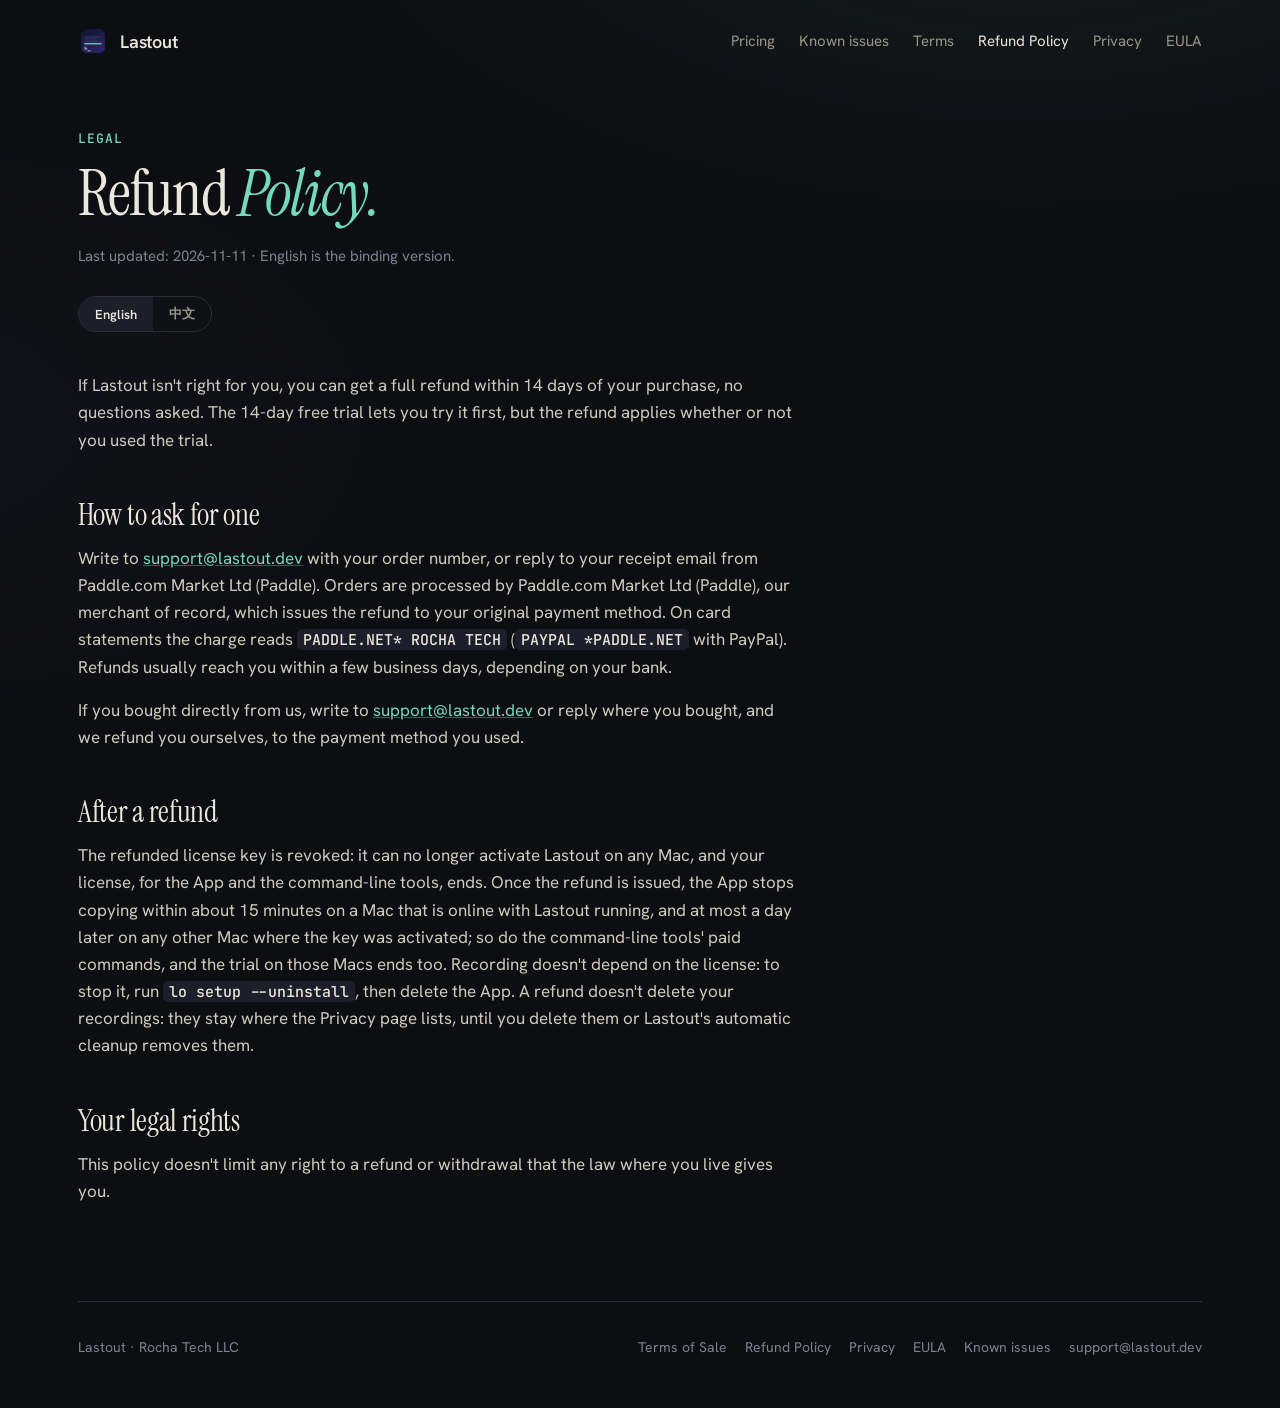
<file: refund.html>
<!doctype html>
<html lang="en">
<head>
<meta charset="utf-8">
<meta name="viewport" content="width=device-width, initial-scale=1">
<title>Refund Policy — Lastout</title>
<meta name="description" content="Fourteen days, no questions asked.">
<link rel="canonical" href="https://lastout.dev/refund.html">
<meta property="og:type" content="article">
<meta property="og:site_name" content="Lastout">
<meta property="og:url" content="https://lastout.dev/refund.html">
<meta property="og:title" content="Refund Policy — Lastout">
<meta property="og:description" content="Fourteen days, no questions asked.">
<meta property="og:image" content="https://lastout.dev/og.jpg">
<meta name="twitter:card" content="summary_large_image">
<meta name="color-scheme" content="dark">
<link rel="icon" href="icon.png">
<link rel="apple-touch-icon" href="icon.png">
<link rel="preconnect" href="https://fonts.googleapis.com">
<link rel="preconnect" href="https://fonts.gstatic.com" crossorigin>
<!-- Loaded as print and switched on when it arrives: a stylesheet link would hold the whole page blank (up to 75 s) where Google is unreachable. -->
<link rel="stylesheet" href="https://fonts.googleapis.com/css2?family=Hanken+Grotesk:wght@400;500;600&family=Instrument+Serif:ital@0;1&family=JetBrains+Mono:wght@400;500;700&display=swap" media="print" onload="this.media='all'">
<noscript><link rel="stylesheet" href="https://fonts.googleapis.com/css2?family=Hanken+Grotesk:wght@400;500;600&family=Instrument+Serif:ital@0;1&family=JetBrains+Mono:wght@400;500;700&display=swap"></noscript>
<link rel="stylesheet" href="page.css">
</head>
<body>
<div class="wrap">
  <nav>
    <a class="brand" href="index.html" data-lang-link><img src="icon.png" alt="">Lastout</a>
    <div class="links">
      <a href="index.html#pricing" data-lang-link><span data-ui="en">Pricing</span><span lang="zh-CN" data-ui="zh" hidden>价格</span></a>
      <a href="known-issues.html" data-lang-link><span data-ui="en">Known issues</span><span lang="zh-CN" data-ui="zh" hidden>已知问题</span></a>
      <a href="terms.html" data-lang-link><span data-ui="en">Terms</span><span lang="zh-CN" data-ui="zh" hidden>条款</span></a>
      <a href="refund.html" data-lang-link aria-current="page"><span data-ui="en">Refund Policy</span><span lang="zh-CN" data-ui="zh" hidden>退款政策</span></a>
      <a href="privacy.html" data-lang-link><span data-ui="en">Privacy</span><span lang="zh-CN" data-ui="zh" hidden>隐私</span></a>
      <a href="eula.html" data-lang-link><span data-ui="en">EULA</span><span lang="zh-CN" data-ui="zh" hidden>许可协议</span></a>
    </div>
  </nav>

  <main class="narrow">
    <div class="label"><span data-ui="en">Legal</span><span lang="zh-CN" data-ui="zh" hidden>法律文本</span></div>
    <h1 data-ui="en">Refund <em>Policy.</em></h1>
    <h1 lang="zh-CN" data-ui="zh" hidden>退款 <em>政策。</em></h1>
    <!-- 由 scripts/legal_pages.py 从 docs/legal/refund-policy.md 和 refund-policy.zh-CN.md 生成；别手改，改原文后重新运行。 -->
    <p class="meta" data-ui="en">Last updated: 2026-11-11 · English is the binding version.</p>
    <p class="meta" lang="zh-CN" data-ui="zh" hidden>最后更新：2026-11-11 · 中文为译本，两者不一致时以英文版为准。</p>
    <div class="lang" role="group" aria-label="Language">
      <button type="button" data-lang="en" aria-pressed="true">English</button>
      <button type="button" data-lang="zh" aria-pressed="false">中文</button>
    </div>

    <article lang="en" data-doc="en">
<p>If Lastout isn't right for you, you can get a full refund within 14 days of your purchase, no questions asked. The 14-day free trial lets you try it first, but the refund applies whether or not you used the trial.</p>
<h2 id="how-to-ask-for-one">How to ask for one</h2>
<p>Write to <a data-support href="mailto:support@lastout.dev">support@lastout.dev</a> with your order number, or reply to your receipt email from Paddle.com Market Ltd (Paddle). Orders are processed by Paddle.com Market Ltd (Paddle), our merchant of record, which issues the refund to your original payment method. On card statements the charge reads <code>PADDLE.NET* ROCHA TECH</code> (<code>PAYPAL *PADDLE.NET</code> with PayPal). Refunds usually reach you within a few business days, depending on your bank.</p>
<p>If you bought directly from us, write to <a data-support href="mailto:support@lastout.dev">support@lastout.dev</a> or reply where you bought, and we refund you ourselves, to the payment method you used.</p>
<h2 id="after-a-refund">After a refund</h2>
<p>The refunded license key is revoked: it can no longer activate Lastout on any Mac, and your license, for the App and the command-line tools, ends. Once the refund is issued, the App stops copying within about 15 minutes on a Mac that is online with Lastout running, and at most a day later on any other Mac where the key was activated; so do the command-line tools' paid commands, and the trial on those Macs ends too. Recording doesn't depend on the license: to stop it, run <code>lo setup --uninstall</code>, then delete the App. A refund doesn't delete your recordings: they stay where the Privacy page lists, until you delete them or Lastout's automatic cleanup removes them.</p>
<h2 id="your-legal-rights">Your legal rights</h2>
<p>This policy doesn't limit any right to a refund or withdrawal that the law where you live gives you.</p>
    </article>
    <article lang="zh-CN" data-doc="zh" hidden>
<p>如果 Lastout 不适合你，购买后 14 天内可以无理由全额退款。你可以先用 14 天免费试用，但无论是否用过试用，退款都适用。</p>
<h2 id="zh-怎么申请">怎么申请</h2>
<p>写信到 <a data-support href="mailto:support@lastout.dev">support@lastout.dev</a> 并附上订单号，或直接回复 Paddle.com Market Ltd（Paddle）发给你的收据邮件。订单由我们的代收商户 Paddle.com Market Ltd（Paddle）处理，退款会原路退回你的付款方式。这笔扣款在银行卡账单上显示为 <code>PADDLE.NET* ROCHA TECH</code>（PayPal 付款显示为 <code>PAYPAL *PADDLE.NET</code>）。到账时间视银行而定，通常几个工作日。</p>
<p>如果你是直接向我们购买的，写信到 <a data-support href="mailto:support@lastout.dev">support@lastout.dev</a> 或在当初购买的对话里告诉我们，我们会把钱原路退回你付款时用的方式。</p>
<h2 id="zh-退款之后">退款之后</h2>
<p>被退款的授权码会被吊销：不能再在任何 Mac 上激活 Lastout，你对 App 和命令行工具的授权也随之终止。退款完成后，每一台激活过该授权码的 Mac 上的 App 停止复制，命令行工具的付费命令也一样停下：联网且 Lastout 正在运行的 Mac 上约 15 分钟内，其他 Mac 最迟一天；这些 Mac 的试用也随之结束。录制不看授权：要停止录制，先运行 <code>lo setup --uninstall</code>，再删除 App。退款不会删除你的记录：它们留在隐私政策列出的位置，直到你自己删除，或被 Lastout 的自动清理删掉。</p>
<h2 id="zh-你的法定权利">你的法定权利</h2>
<p>本政策不限制你所在地法律赋予你的任何退款或撤回权利。</p>
    </article>
  </main>

  <footer>
    <span>Lastout · Rocha Tech LLC</span>
    <span class="links">
      <a href="terms.html" data-lang-link><span data-ui="en">Terms of Sale</span><span lang="zh-CN" data-ui="zh" hidden>销售条款</span></a>
      <a href="refund.html" data-lang-link><span data-ui="en">Refund Policy</span><span lang="zh-CN" data-ui="zh" hidden>退款政策</span></a>
      <a href="privacy.html" data-lang-link><span data-ui="en">Privacy</span><span lang="zh-CN" data-ui="zh" hidden>隐私</span></a>
      <a href="eula.html" data-lang-link><span data-ui="en">EULA</span><span lang="zh-CN" data-ui="zh" hidden>许可协议</span></a>
      <a href="known-issues.html" data-lang-link><span data-ui="en">Known issues</span><span lang="zh-CN" data-ui="zh" hidden>已知问题</span></a>
      <a data-support href="mailto:support@lastout.dev">support@lastout.dev</a>
    </span>
  </footer>
</div>

<script>
// Language: ?lang= (or #zh), then a choice saved on this site, then the
// browser's, else English. The same rule as index.html and thanks.html.
(function () {
  "use strict";
  var LANG_KEY = "lastoutLang";
  var LANGS = { en: true, zh: true };
  var TITLES = { en: "Refund Policy — Lastout", zh: "退款政策 — Lastout" };
  var buttons = document.querySelectorAll("[data-lang]");
  var docs = document.querySelectorAll("[data-doc]");

  function savedLang() {
    try { return window.localStorage.getItem(LANG_KEY); } catch (e) { return null; }
  }
  // The address outranks the saved choice, so an address that names a
  // language follows the buttons: a reload then shows what was picked.
  function keepInAddress(lang) {
    var query = new URLSearchParams(location.search);
    if (!query.has("lang") && location.hash !== "#zh") return;
    query.set("lang", lang);
    try {
      window.history.replaceState(null, "", location.pathname + "?" + query + (location.hash === "#zh" ? "" : location.hash));
    } catch (e) { /* the page still shows the pick */ }
  }
  function firstLang() {
    var asked = new URLSearchParams(location.search).get("lang") || (location.hash === "#zh" ? "zh" : "");
    if (LANGS.hasOwnProperty(asked)) return asked;
    var saved = savedLang();
    if (LANGS.hasOwnProperty(saved)) return saved;
    var language = (window.navigator && window.navigator.language) || "";
    return /^zh\b/i.test(language) ? "zh" : "en";
  }
  function pick(lang) {
    docs.forEach(function (d) { d.hidden = d.getAttribute("data-doc") !== lang; });
    // The nav, the heading and the footer come in both languages too.
    document.querySelectorAll("[data-ui]").forEach(function (d) { d.hidden = d.getAttribute("data-ui") !== lang; });
    document.title = TITLES[lang];
    buttons.forEach(function (b) { b.setAttribute("aria-pressed", String(b.getAttribute("data-lang") === lang)); });
    // Links to the other pages open them in the same language.
    document.querySelectorAll("[data-lang-link]").forEach(function (a) {
      var href = a.getAttribute("href").replace(/\?lang=zh(?=#|$)/, "");
      a.setAttribute("href", lang === "zh" ? href.replace(/(#.*)?$/, "?lang=zh$1") : href);
    });
    document.documentElement.lang = lang === "zh" ? "zh-CN" : "en";
  }
  buttons.forEach(function (b) {
    b.addEventListener("click", function () {
      var lang = b.getAttribute("data-lang");
      pick(lang);
      // Blocked storage (some private windows): the choice lasts for this page.
      try { window.localStorage.setItem(LANG_KEY, lang); } catch (e) { /* see above */ }
      keepInAddress(lang);
    });
  });
  pick(firstLang());
})();
</script>
<script defer src="analytics.js"></script>
</body>
</html>
</file>
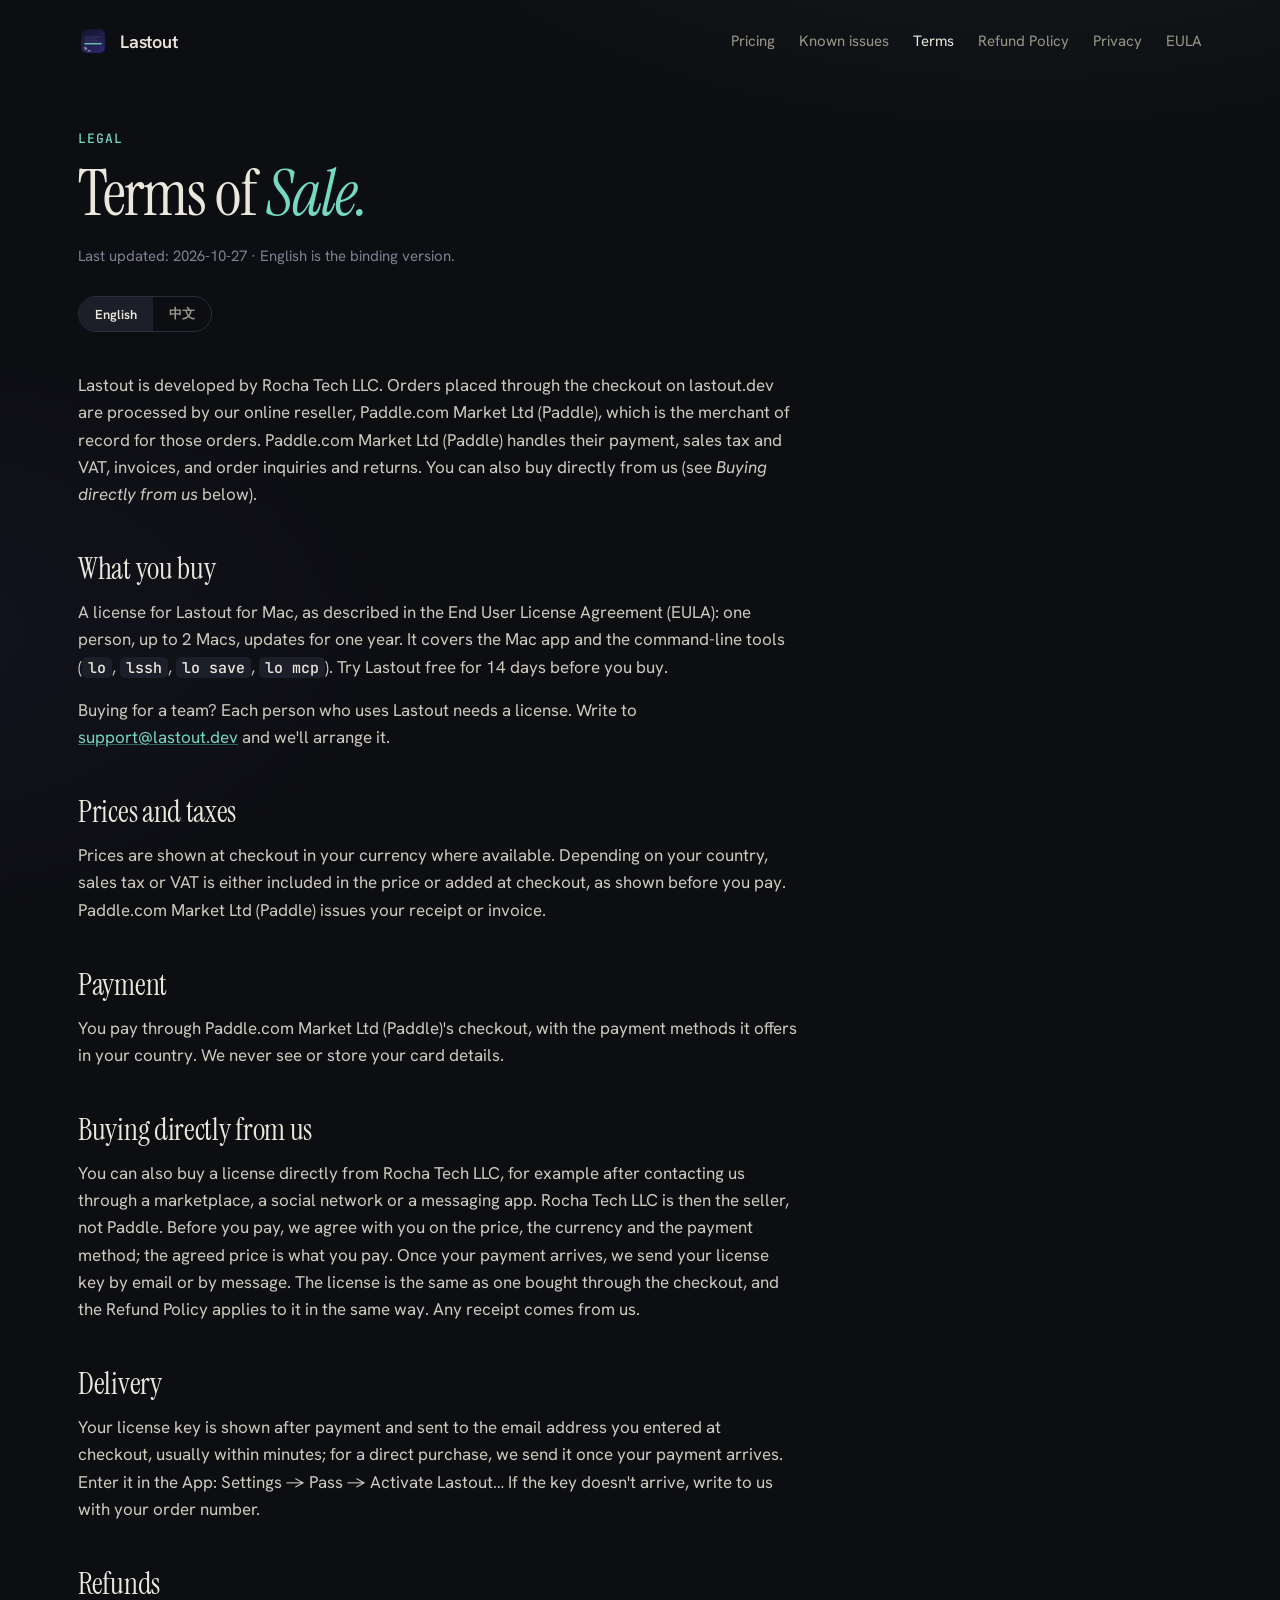
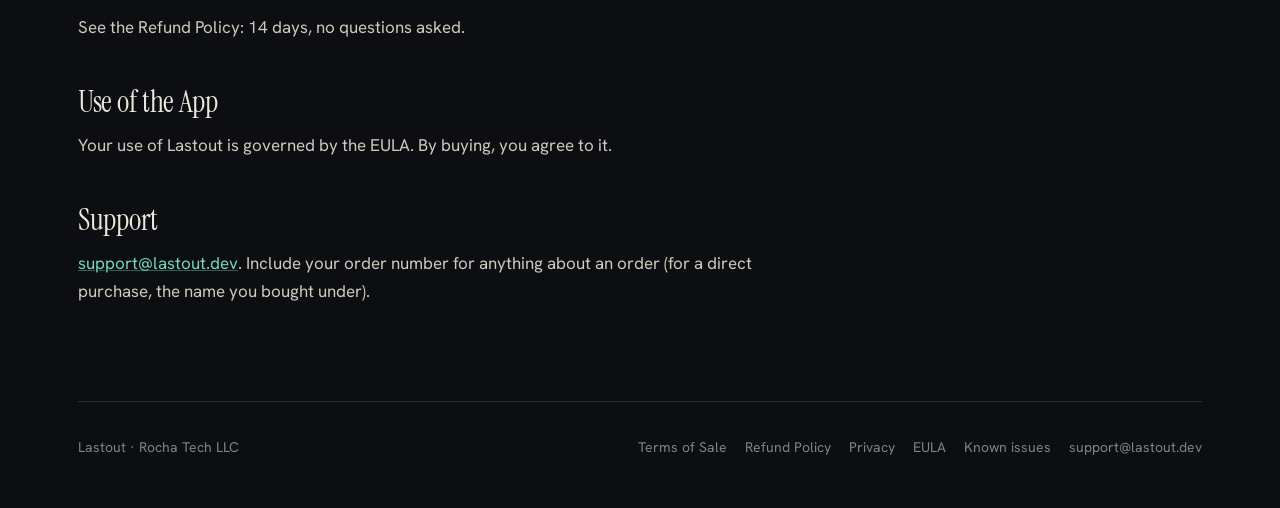
<file: terms.html>
<!doctype html>
<html lang="en">
<head>
<meta charset="utf-8">
<meta name="viewport" content="width=device-width, initial-scale=1">
<title>Terms of Sale — Lastout</title>
<meta name="description" content="Who sells Lastout, how you pay, what you get and when.">
<link rel="canonical" href="https://lastout.dev/terms.html">
<meta property="og:type" content="article">
<meta property="og:site_name" content="Lastout">
<meta property="og:url" content="https://lastout.dev/terms.html">
<meta property="og:title" content="Terms of Sale — Lastout">
<meta property="og:description" content="Who sells Lastout, how you pay, what you get and when.">
<meta property="og:image" content="https://lastout.dev/og.jpg">
<meta name="twitter:card" content="summary_large_image">
<meta name="color-scheme" content="dark">
<link rel="icon" href="icon.png">
<link rel="apple-touch-icon" href="icon.png">
<link rel="preconnect" href="https://fonts.googleapis.com">
<link rel="preconnect" href="https://fonts.gstatic.com" crossorigin>
<!-- Loaded as print and switched on when it arrives: a stylesheet link would hold the whole page blank (up to 75 s) where Google is unreachable. -->
<link rel="stylesheet" href="https://fonts.googleapis.com/css2?family=Hanken+Grotesk:wght@400;500;600&family=Instrument+Serif:ital@0;1&family=JetBrains+Mono:wght@400;500;700&display=swap" media="print" onload="this.media='all'">
<noscript><link rel="stylesheet" href="https://fonts.googleapis.com/css2?family=Hanken+Grotesk:wght@400;500;600&family=Instrument+Serif:ital@0;1&family=JetBrains+Mono:wght@400;500;700&display=swap"></noscript>
<link rel="stylesheet" href="page.css">
</head>
<body>
<div class="wrap">
  <nav>
    <a class="brand" href="index.html" data-lang-link><img src="icon.png" alt="">Lastout</a>
    <div class="links">
      <a href="index.html#pricing" data-lang-link><span data-ui="en">Pricing</span><span lang="zh-CN" data-ui="zh" hidden>价格</span></a>
      <a href="known-issues.html" data-lang-link><span data-ui="en">Known issues</span><span lang="zh-CN" data-ui="zh" hidden>已知问题</span></a>
      <a href="terms.html" data-lang-link aria-current="page"><span data-ui="en">Terms</span><span lang="zh-CN" data-ui="zh" hidden>条款</span></a>
      <a href="refund.html" data-lang-link><span data-ui="en">Refund Policy</span><span lang="zh-CN" data-ui="zh" hidden>退款政策</span></a>
      <a href="privacy.html" data-lang-link><span data-ui="en">Privacy</span><span lang="zh-CN" data-ui="zh" hidden>隐私</span></a>
      <a href="eula.html" data-lang-link><span data-ui="en">EULA</span><span lang="zh-CN" data-ui="zh" hidden>许可协议</span></a>
    </div>
  </nav>

  <main class="narrow">
    <div class="label"><span data-ui="en">Legal</span><span lang="zh-CN" data-ui="zh" hidden>法律文本</span></div>
    <h1 data-ui="en">Terms of <em>Sale.</em></h1>
    <h1 lang="zh-CN" data-ui="zh" hidden>销售 <em>条款。</em></h1>
    <!-- 由 scripts/legal_pages.py 从 docs/legal/terms-of-sale.md 和 terms-of-sale.zh-CN.md 生成；别手改，改原文后重新运行。 -->
    <p class="meta" data-ui="en">Last updated: 2026-10-27 · English is the binding version.</p>
    <p class="meta" lang="zh-CN" data-ui="zh" hidden>最后更新：2026-10-27 · 中文为译本，两者不一致时以英文版为准。</p>
    <div class="lang" role="group" aria-label="Language">
      <button type="button" data-lang="en" aria-pressed="true">English</button>
      <button type="button" data-lang="zh" aria-pressed="false">中文</button>
    </div>

    <article lang="en" data-doc="en">
<p>Lastout is developed by Rocha Tech LLC. Orders placed through the checkout on lastout.dev are processed by our online reseller, Paddle.com Market Ltd (Paddle), which is the merchant of record for those orders. Paddle.com Market Ltd (Paddle) handles their payment, sales tax and VAT, invoices, and order inquiries and returns. You can also buy directly from us (see <em>Buying directly from us</em> below).</p>
<h2 id="what-you-buy">What you buy</h2>
<p>A license for Lastout for Mac, as described in the End User License Agreement (EULA): one person, up to 2 Macs, updates for one year. It covers the Mac app and the command-line tools (<code>lo</code>, <code>lssh</code>, <code>lo save</code>, <code>lo mcp</code>). Try Lastout free for 14 days before you buy.</p>
<p>Buying for a team? Each person who uses Lastout needs a license. Write to <a data-support href="mailto:support@lastout.dev">support@lastout.dev</a> and we'll arrange it.</p>
<h2 id="prices-and-taxes">Prices and taxes</h2>
<p>Prices are shown at checkout in your currency where available. Depending on your country, sales tax or VAT is either included in the price or added at checkout, as shown before you pay. Paddle.com Market Ltd (Paddle) issues your receipt or invoice.</p>
<h2 id="payment">Payment</h2>
<p>You pay through Paddle.com Market Ltd (Paddle)'s checkout, with the payment methods it offers in your country. We never see or store your card details.</p>
<h2 id="buying-directly-from-us">Buying directly from us</h2>
<p>You can also buy a license directly from Rocha Tech LLC, for example after contacting us through a marketplace, a social network or a messaging app. Rocha Tech LLC is then the seller, not Paddle. Before you pay, we agree with you on the price, the currency and the payment method; the agreed price is what you pay. Once your payment arrives, we send your license key by email or by message. The license is the same as one bought through the checkout, and the Refund Policy applies to it in the same way. Any receipt comes from us.</p>
<h2 id="delivery">Delivery</h2>
<p>Your license key is shown after payment and sent to the email address you entered at checkout, usually within minutes; for a direct purchase, we send it once your payment arrives. Enter it in the App: Settings → Pass → Activate Lastout… If the key doesn't arrive, write to us with your order number.</p>
<h2 id="refunds">Refunds</h2>
<p>See the Refund Policy: 14 days, no questions asked.</p>
<h2 id="use-of-the-app">Use of the App</h2>
<p>Your use of Lastout is governed by the EULA. By buying, you agree to it.</p>
<h2 id="support">Support</h2>
<p><a data-support href="mailto:support@lastout.dev">support@lastout.dev</a>. Include your order number for anything about an order (for a direct purchase, the name you bought under).</p>
    </article>
    <article lang="zh-CN" data-doc="zh" hidden>
<p>Lastout 由 Rocha Tech LLC 开发。通过 lastout.dev 结账页下的订单，由我们的在线经销商 Paddle.com Market Ltd（Paddle）处理，它是这些订单的代收商户（merchant of record），负责收款、销售税和增值税、发票，以及订单咨询和退货。你也可以直接向我们购买（见下文「直接向我们购买」）。</p>
<h2 id="zh-你买的是什么">你买的是什么</h2>
<p>一份 Lastout for Mac 的授权，内容见最终用户许可协议（EULA）：一个人，最多 2 台 Mac，含一年的更新。授权同时包括 Mac App 和命令行工具（<code>lo</code>、<code>lssh</code>、<code>lo save</code>、<code>lo mcp</code>）。购买前可以免费试用 Lastout 14 天。</p>
<p>为团队购买？每个使用 Lastout 的人需要一份授权。写信到 <a data-support href="mailto:support@lastout.dev">support@lastout.dev</a>，我们来安排。</p>
<h2 id="zh-价格和税费">价格和税费</h2>
<p>结账时会尽量以你所在地的币种显示价格。视你所在国家而定，销售税或增值税会包含在价格里，或在结账时另外加上，付款前都会显示清楚。收据或发票由 Paddle.com Market Ltd（Paddle）开具。</p>
<h2 id="zh-付款">付款</h2>
<p>通过 Paddle.com Market Ltd（Paddle）的结账页付款，可用的付款方式以它在你所在国家提供的为准。我们看不到、也不保存你的银行卡信息。</p>
<h2 id="zh-直接向我们购买">直接向我们购买</h2>
<p>你也可以直接向 Rocha Tech LLC 购买授权，比如通过交易平台、社交网络或聊天软件联系我们之后。这时卖方是 Rocha Tech LLC，而不是 Paddle。付款前，我们会和你确认价格、币种和付款方式；确认的价格就是你要付的全部金额。收到付款后，我们通过邮件或消息把授权码发给你。这份授权和通过结账页购买的完全一样，同样适用退款政策。如有收据，由我们开具。</p>
<h2 id="zh-交付">交付</h2>
<p>付款完成后会显示授权码，同时发到你在结账时填写的邮箱，通常几分钟内送达；直接购买的，我们收到付款后发给你。在 App 里输入即可：设置 → 通行证 → 激活 Lastout…。没收到授权码的话，请带上订单号写信给我们。</p>
<h2 id="zh-退款">退款</h2>
<p>见退款政策：14 天内无理由退款。</p>
<h2 id="zh-app-的使用">App 的使用</h2>
<p>你对 Lastout 的使用受 EULA 约束，购买即表示你同意 EULA。</p>
<h2 id="zh-支持">支持</h2>
<p><a data-support href="mailto:support@lastout.dev">support@lastout.dev</a>。涉及订单的问题请附上订单号（直接购买的，附上购买时用的名字）。</p>
    </article>
  </main>

  <footer>
    <span>Lastout · Rocha Tech LLC</span>
    <span class="links">
      <a href="terms.html" data-lang-link><span data-ui="en">Terms of Sale</span><span lang="zh-CN" data-ui="zh" hidden>销售条款</span></a>
      <a href="refund.html" data-lang-link><span data-ui="en">Refund Policy</span><span lang="zh-CN" data-ui="zh" hidden>退款政策</span></a>
      <a href="privacy.html" data-lang-link><span data-ui="en">Privacy</span><span lang="zh-CN" data-ui="zh" hidden>隐私</span></a>
      <a href="eula.html" data-lang-link><span data-ui="en">EULA</span><span lang="zh-CN" data-ui="zh" hidden>许可协议</span></a>
      <a href="known-issues.html" data-lang-link><span data-ui="en">Known issues</span><span lang="zh-CN" data-ui="zh" hidden>已知问题</span></a>
      <a data-support href="mailto:support@lastout.dev">support@lastout.dev</a>
    </span>
  </footer>
</div>

<script>
// Language: ?lang= (or #zh), then a choice saved on this site, then the
// browser's, else English. The same rule as index.html and thanks.html.
(function () {
  "use strict";
  var LANG_KEY = "lastoutLang";
  var LANGS = { en: true, zh: true };
  var TITLES = { en: "Terms of Sale — Lastout", zh: "销售条款 — Lastout" };
  var buttons = document.querySelectorAll("[data-lang]");
  var docs = document.querySelectorAll("[data-doc]");

  function savedLang() {
    try { return window.localStorage.getItem(LANG_KEY); } catch (e) { return null; }
  }
  // The address outranks the saved choice, so an address that names a
  // language follows the buttons: a reload then shows what was picked.
  function keepInAddress(lang) {
    var query = new URLSearchParams(location.search);
    if (!query.has("lang") && location.hash !== "#zh") return;
    query.set("lang", lang);
    try {
      window.history.replaceState(null, "", location.pathname + "?" + query + (location.hash === "#zh" ? "" : location.hash));
    } catch (e) { /* the page still shows the pick */ }
  }
  function firstLang() {
    var asked = new URLSearchParams(location.search).get("lang") || (location.hash === "#zh" ? "zh" : "");
    if (LANGS.hasOwnProperty(asked)) return asked;
    var saved = savedLang();
    if (LANGS.hasOwnProperty(saved)) return saved;
    var language = (window.navigator && window.navigator.language) || "";
    return /^zh\b/i.test(language) ? "zh" : "en";
  }
  function pick(lang) {
    docs.forEach(function (d) { d.hidden = d.getAttribute("data-doc") !== lang; });
    // The nav, the heading and the footer come in both languages too.
    document.querySelectorAll("[data-ui]").forEach(function (d) { d.hidden = d.getAttribute("data-ui") !== lang; });
    document.title = TITLES[lang];
    buttons.forEach(function (b) { b.setAttribute("aria-pressed", String(b.getAttribute("data-lang") === lang)); });
    // Links to the other pages open them in the same language.
    document.querySelectorAll("[data-lang-link]").forEach(function (a) {
      var href = a.getAttribute("href").replace(/\?lang=zh(?=#|$)/, "");
      a.setAttribute("href", lang === "zh" ? href.replace(/(#.*)?$/, "?lang=zh$1") : href);
    });
    document.documentElement.lang = lang === "zh" ? "zh-CN" : "en";
  }
  buttons.forEach(function (b) {
    b.addEventListener("click", function () {
      var lang = b.getAttribute("data-lang");
      pick(lang);
      // Blocked storage (some private windows): the choice lasts for this page.
      try { window.localStorage.setItem(LANG_KEY, lang); } catch (e) { /* see above */ }
      keepInAddress(lang);
    });
  });
  pick(firstLang());
})();
</script>
<script defer src="analytics.js"></script>
</body>
</html>
</file>
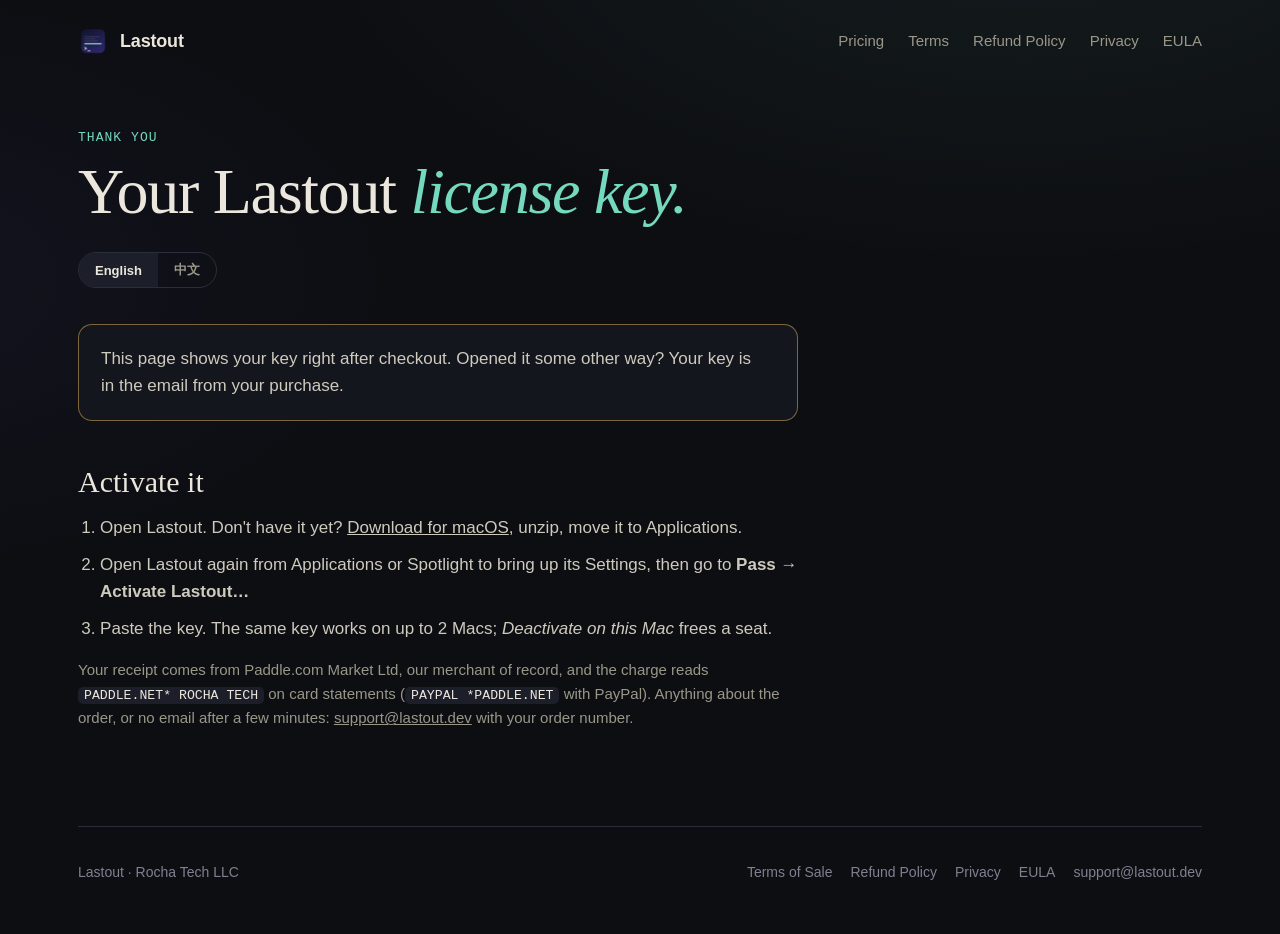
<file: thanks.html>
<!doctype html>
<html lang="en">
<head>
<meta charset="utf-8">
<!-- This page shows a license key. It runs config.js and the one script below (the hash is that script's:
     site/test/csp.test.mjs prints the new one when the script changes) and connects to the license server (the key lookup). -->
<meta http-equiv="Content-Security-Policy" content="default-src 'none'; script-src 'self' 'sha256-MRt4wl87CHIdXCIGSMh97k9xf6wButCQiAlYEl6JLLc='; style-src 'self' 'unsafe-inline' https://fonts.googleapis.com; font-src https://fonts.gstatic.com; img-src 'self'; connect-src https://license.lastout.dev; base-uri 'none'; form-action 'none'">
<meta name="viewport" content="width=device-width, initial-scale=1">
<title>Thank you — Lastout</title>
<meta name="robots" content="noindex">
<!-- The order number is in this page's address: no link or font request carries it on. -->
<meta name="referrer" content="no-referrer">
<meta name="color-scheme" content="dark">
<link rel="icon" href="icon.png">
<link rel="apple-touch-icon" href="icon.png">
<link rel="preconnect" href="https://fonts.googleapis.com">
<link rel="preconnect" href="https://fonts.gstatic.com" crossorigin>
<!-- Loaded as print and switched on when it arrives: a stylesheet link would hold the whole page blank (up to 75 s) where Google is unreachable. -->
<link rel="stylesheet" href="https://fonts.googleapis.com/css2?family=Hanken+Grotesk:wght@400;500;600&family=Instrument+Serif:ital@0;1&family=JetBrains+Mono:wght@400;500;700&display=swap" media="print" id="fonts">
<noscript><link rel="stylesheet" href="https://fonts.googleapis.com/css2?family=Hanken+Grotesk:wght@400;500;600&family=Instrument+Serif:ital@0;1&family=JetBrains+Mono:wght@400;500;700&display=swap"></noscript>
<link rel="stylesheet" href="page.css">
</head>
<body>
<div class="wrap">
  <nav>
    <a class="brand" href="index.html" data-lang-link><img src="icon.png" alt="">Lastout</a>
    <div class="links">
      <a href="index.html#pricing" data-lang-link><span data-doc="en">Pricing</span><span data-doc="zh" hidden>价格</span></a>
      <a href="terms.html" data-lang-link><span data-doc="en">Terms</span><span data-doc="zh" hidden>条款</span></a>
      <a href="refund.html" data-lang-link><span data-doc="en">Refund Policy</span><span data-doc="zh" hidden>退款政策</span></a>
      <a href="privacy.html" data-lang-link><span data-doc="en">Privacy</span><span data-doc="zh" hidden>隐私</span></a>
      <a href="eula.html" data-lang-link><span data-doc="en">EULA</span><span data-doc="zh" hidden>许可协议</span></a>
    </div>
  </nav>

  <main class="narrow">
    <noscript><p class="meta">This page needs JavaScript to fetch your key. Your key is also in the email from keys@lastout.dev. · 这个页面需要 JavaScript 才能取到授权码；授权码也在 keys@lastout.dev 发给你的邮件里。</p></noscript>
    <div data-doc="en">
      <div class="label">Thank you</div>
      <h1>Your Lastout <em>license key.</em></h1>
    </div>
    <div lang="zh-CN" data-doc="zh" hidden>
      <div class="label">感谢购买</div>
      <h1>你的 Lastout <em style="white-space: nowrap">授权码。</em></h1>
    </div>
    <div class="lang" role="group" aria-label="Language">
      <button type="button" data-lang="en" aria-pressed="true">English</button>
      <button type="button" data-lang="zh" aria-pressed="false">中文</button>
    </div>

    <div class="status" id="status" aria-live="polite">
      <span class="spin" id="spin"></span>
      <span id="status-text">Looking up your order…</span>
      <!-- The seconds tick every three; a screen reader reads the line once, not each tick. -->
      <span id="status-secs" aria-hidden="true"></span>
    </div>

    <div class="keybox" id="keybox" hidden>
      <output id="key"></output>
      <button class="btn primary" id="copy" type="button">Copy</button>
      <!-- "Copied", for a screen reader: a button's changed label is not read out. -->
      <span class="sr" id="copied" role="status"></span>
    </div>
    <p class="meta" id="mailed" hidden></p>

    <div class="steps" data-doc="en">
      <h2>Activate it</h2>
      <ol>
        <li>Open Lastout. Don't have it yet? <a data-download href="https://github.com/Xiang-Suc/lastout-releases/releases/latest">Download for macOS</a>, unzip, move it to Applications.</li>
        <li>Open Lastout again from Applications or Spotlight to bring up its Settings, then go to <b>Pass</b> → <b>Activate Lastout…</b></li>
        <li>Paste the key. The same key works on up to 2 Macs; <i>Deactivate on this Mac</i> frees a seat.</li>
      </ol>
      <p>Your receipt comes from Paddle.com Market Ltd, our merchant of record, and the charge reads <code>PADDLE.NET* ROCHA TECH</code> on card statements (<code>PAYPAL *PADDLE.NET</code> with PayPal). Anything about the order, or no email after a few minutes: <a data-support href="mailto:support@lastout.dev">support@lastout.dev</a> with your order number.</p>
    </div>
    <div class="steps" lang="zh-CN" data-doc="zh" hidden>
      <h2>激活</h2>
      <ol>
        <li>打开 Lastout。还没装？<a data-download href="https://github.com/Xiang-Suc/lastout-releases/releases/latest">下载 macOS 版</a>，解压后拖进「应用程序」文件夹。</li>
        <li>从「应用程序」或聚焦搜索再打开一次 Lastout，会弹出设置窗口；进入「<b>通行证</b>」→「<b>激活 Lastout…</b>」。</li>
        <li>粘贴授权码。同一个授权码最多可以用在 2 台 Mac 上；点<i>在这台 Mac 上停用</i>可以腾出一个名额。</li>
      </ol>
      <p>收据由我们的代收商户 Paddle.com Market Ltd 发出；银行卡账单上这笔扣款显示为 <code>PADDLE.NET* ROCHA TECH</code>（PayPal 付款显示为 <code>PAYPAL *PADDLE.NET</code>）。订单有任何问题，或几分钟后还没收到邮件：请写信到 <a data-support href="mailto:support@lastout.dev">support@lastout.dev</a>，并附上订单号。</p>
    </div>
  </main>

  <footer>
    <span>Lastout · Rocha Tech LLC</span>
    <span class="links">
      <a href="terms.html" data-lang-link><span data-doc="en">Terms of Sale</span><span data-doc="zh" hidden>销售条款</span></a>
      <a href="refund.html" data-lang-link><span data-doc="en">Refund Policy</span><span data-doc="zh" hidden>退款政策</span></a>
      <a href="privacy.html" data-lang-link><span data-doc="en">Privacy</span><span data-doc="zh" hidden>隐私政策</span></a>
      <a href="eula.html" data-lang-link><span data-doc="en">EULA</span><span data-doc="zh" hidden>许可协议</span></a>
      <a data-support href="mailto:support@lastout.dev">support@lastout.dev</a>
    </span>
  </footer>
</div>

<script src="config.js"></script>
<script>
// The font stylesheet is loaded as print (see the head) and switched on
// here once it has arrived: this page's content policy runs no inline
// handler, so the link can't do it itself.
(function () {
  var fonts = document.getElementById("fonts");
  if (!fonts) return;
  if (fonts.sheet) fonts.media = "all";
  else fonts.addEventListener("load", function () { fonts.media = "all"; });
})();

(function () {
  "use strict";
  var cfg = window.LASTOUT_STORE || {};
  var support = cfg.support || "support@lastout.dev";
  var server = (cfg.licenseServer || "https://license.lastout.dev").replace(/\/+$/, "");
  var RETRY_MS = 3000;     // the webhook can land a few seconds after the redirect
  var GIVE_UP_MS = 30000;  // then the email has it
  var REQUEST_MS = 8000;   // one lookup that hangs is abandoned (and retried)

  // Everything this script writes, in both languages. Functions take what
  // goes into the sentence; the mailed* ones return parts for replaceChildren.
  var STRINGS = {
    en: {
      title: "Thank you — Lastout",
      looking: "Looking up your order…",
      noTxn: "This page shows your key right after checkout. Opened it some other way? Your key is in the email from your purchase.",
      badTxn: function () { return "That doesn't look like an order id. Your key is in the email from your purchase; otherwise write to " + support + "."; },
      found: function (txn) { return "Here it is. Order " + txn + "."; },
      noEmail: "No email address came with this order, so no copy will be emailed: copy the key now and keep it.",
      emailPending: "We're still fetching your email address from Paddle; a copy of the key is emailed as soon as we have it (we keep asking, every 15 minutes at first, for three days). Copy the key now anyway.",
      mailed: function (who) { return ["A copy was emailed to ", who, ", so you can close this page."]; },
      mailing: function (who) { return ["A copy is being emailed to ", who, ". Copy the key now in case the email is slow."]; },
      gaveUp: function (txn) { return "Your key is taking longer than usual to show here. It is emailed to the address you entered at checkout once the payment goes through, usually within a few minutes. Nothing after that? Write to " + support + " with order " + txn + "."; },
      revoked: function () { return "This order was refunded, so its key is no longer active. Changed your mind? Write to " + support + "."; },
      expired: function (txn) { return "This page only shows a key for a day after the purchase. Your key is in the email from your purchase; otherwise write to " + support + " with order " + txn + "."; },
      waiting: "Waiting for your key…",
      waited: function (s) { return " (" + s + "s)"; },
      copy: "Copy",
      copied: "Copied",
      selectAndCopy: "Select and copy"
    },
    zh: {
      title: "感谢购买 — Lastout",
      looking: "正在查找你的订单…",
      noTxn: "这个页面只在结账后立刻显示授权码。从别处打开的？授权码在购买后收到的邮件里。",
      badTxn: function () { return "这看起来不是订单号。授权码在购买后收到的邮件里；找不到的话，请写信到 " + support + "。"; },
      found: function (txn) { return "授权码在这里。订单号 " + txn + "。"; },
      noEmail: "这笔订单没有附带邮箱地址，所以不会发邮件副本：请现在就复制授权码，妥善保存。",
      emailPending: "我们还在向 Paddle 获取你的邮箱地址，拿到地址就会把授权码副本发过去（起初每 15 分钟问一次，最多问三天）。请先复制授权码。",
      mailed: function (who) { return ["副本已发送到 ", who, "，可以关闭这个页面了。"]; },
      mailing: function (who) { return ["副本正在发送到 ", who, "。邮件可能会慢一些，请先复制授权码。"]; },
      gaveUp: function (txn) { return "授权码比平时来得慢。付款完成后，它会发到你结账时填写的邮箱，通常几分钟内送达。之后还没收到？请写信到 " + support + "，并附上订单号 " + txn + "。"; },
      revoked: function () { return "这笔订单已退款，它的授权码已失效。改主意了？请写信到 " + support + "。"; },
      expired: function (txn) { return "这个页面只在购买后一天内显示授权码。授权码在购买后收到的邮件里；找不到的话，请写信到 " + support + "，并附上订单号 " + txn + "。"; },
      waiting: "正在等待授权码…",
      waited: function (s) { return "（" + s + " 秒）"; },
      copy: "复制",
      copied: "已复制",
      selectAndCopy: "请手动选中并复制"
    }
  };

  document.querySelectorAll("[data-support]").forEach(function (a) {
    a.href = "mailto:" + support;
    a.textContent = support;
  });

  var status = document.getElementById("status");
  var text = document.getElementById("status-text");
  var secs = document.getElementById("status-secs");
  var spin = document.getElementById("spin");
  var keybox = document.getElementById("keybox");
  var keyOut = document.getElementById("key");
  var mailed = document.getElementById("mailed");
  var copy = document.getElementById("copy");
  var copiedSay = document.getElementById("copied");

  // Language: ?lang= (or #zh), then a choice saved on this site, then the
  // browser's, else English. The same rule as index.html.
  var LANG_KEY = "lastoutLang";
  var t = STRINGS.en;
  var said = null;        // what the status line says, as a function of t
  var waited = null;      // the seconds after it while waiting, as a function of t
  var mailedData = null;  // the order the email line is about, once found

  function savedLang() {
    try { return window.localStorage.getItem(LANG_KEY); } catch (e) { return null; }
  }
  // The address outranks the saved choice, so an address that names a
  // language follows the buttons: a reload then shows what was picked.
  function keepInAddress(lang) {
    var query = new URLSearchParams(location.search);
    if (!query.has("lang") && location.hash !== "#zh") return;
    query.set("lang", lang);
    try {
      window.history.replaceState(null, "", location.pathname + "?" + query + (location.hash === "#zh" ? "" : location.hash));
    } catch (e) { /* the page still shows the pick */ }
  }
  function firstLang() {
    var asked = new URLSearchParams(location.search).get("lang") || (location.hash === "#zh" ? "zh" : "");
    if (STRINGS.hasOwnProperty(asked)) return asked;
    var saved = savedLang();
    if (STRINGS.hasOwnProperty(saved)) return saved;
    var language = (window.navigator && window.navigator.language) || "";
    return /^zh\b/i.test(language) ? "zh" : "en";
  }
  function pick(lang) {
    t = STRINGS[lang];
    document.querySelectorAll("[data-doc]").forEach(function (d) { d.hidden = d.getAttribute("data-doc") !== lang; });
    document.querySelectorAll("[data-lang]").forEach(function (b) { b.setAttribute("aria-pressed", String(b.getAttribute("data-lang") === lang)); });
    // Links to the other pages open them in the same language.
    document.querySelectorAll("[data-lang-link]").forEach(function (a) {
      var href = a.getAttribute("href").replace(/\?lang=zh(?=#|$)/, "");
      a.setAttribute("href", lang === "zh" ? href.replace(/(#.*)?$/, "?lang=zh$1") : href);
    });
    document.documentElement.lang = lang === "zh" ? "zh-CN" : "en";
    document.title = t.title;
    copy.textContent = t.copy;
    if (said) text.textContent = said(t);
    secs.textContent = waited ? waited(t) : "";
    if (mailedData) mailedLine(mailedData);
  }
  document.querySelectorAll("[data-lang]").forEach(function (b) {
    b.addEventListener("click", function () {
      var lang = b.getAttribute("data-lang");
      pick(lang);
      // Blocked storage (some private windows): the choice lasts for this page.
      try { window.localStorage.setItem(LANG_KEY, lang); } catch (e) { /* see above */ }
      keepInAddress(lang);
    });
  });

  // `say` is a string from t, or a function of t, so a language switch can
  // write the same message again.
  // `ticking` is the seconds shown after the line, as a function of t. The
  // line itself is written only when it changes: writing the same words
  // again would have a screen reader read them again.
  function show(kind, say, ticking) {
    said = typeof say === "function" ? say : function () { return say; };
    waited = ticking || null;
    status.className = "status" + (kind ? " " + kind : "");
    spin.hidden = kind !== "";
    var line = said(t);
    if (text.textContent !== line) text.textContent = line;
    secs.textContent = waited ? waited(t) : "";
  }

  pick(firstLang());

  var TXN_SHAPE = /^txn_[0-9a-z_-]{1,48}$/i;

  // index.html sends the buyer here with ?txn=… when checkout completes in the
  // page. Paddle's own success redirect (and a payment method that leaves the
  // page and comes back) carries no order number: checked in the sandbox,
  // nothing is appended and {transaction_id} is not filled in. So index.html
  // also keeps the number in this tab the moment the buyer pays, and it is
  // read here when the address has none, but only on ?returned=1, the mark
  // index.html puts on successUrl, which Paddle goes to once the order is
  // complete. The number is kept before the payment has gone through, so a
  // declined card leaves one behind; without that mark a bare visit would
  // wait for a key that never comes. Two hours is longer than any bank page;
  // an older one is somebody's last visit, not this order.
  //
  // This page keeps a number too (lastoutShownTxn, below): the one it took
  // out of its own address, so a reload finds the order again. That one
  // was a real order when it was kept, and is good for as long as the
  // server shows its key, a day. The newer of the two is the order.
  function keptTxn(name, maxAge) {
    try {
      var saved = JSON.parse(window.sessionStorage.getItem(name) || "null");
      if (saved && typeof saved.txn === "string" && TXN_SHAPE.test(saved.txn) &&
          typeof saved.at === "number" && Date.now() - saved.at < maxAge) return saved;
    } catch (e) { /* storage blocked, or not what was written there */ }
    return null;
  }
  function pendingTxn() {
    var paid = keptTxn("lastoutPendingTxn", 2 * 60 * 60 * 1000);
    var shown = keptTxn("lastoutShownTxn", 24 * 60 * 60 * 1000);
    if (paid && shown) return paid.at >= shown.at ? paid.txn : shown.txn;
    return paid ? paid.txn : shown ? shown.txn : "";
  }

  // _ptxn is Paddle's own name for it, on its default payment link.
  var params = new URLSearchParams(location.search);
  var txn = params.get("txn") || params.get("_ptxn") || (params.get("returned") === "1" ? pendingTxn() : "");

  if (!txn) {
    show("warn", function (t) { return t.noTxn; });
    return;
  }
  if (!TXN_SHAPE.test(txn)) {
    show("bad", function (t) { return t.badTxn(); });
    return;
  }

  // For a day the order number is all it takes to read the key, so it
  // doesn't stay in the address (browser history, synced tabs, a copied
  // link): it moves into this tab's storage (lastoutShownTxn, see
  // pendingTxn), where a reload finds it again through ?returned=1. Where
  // storage or history is blocked the address stays as it is, and a reload
  // still works.
  if (params.get("txn") || params.get("_ptxn")) {
    try {
      window.sessionStorage.setItem("lastoutShownTxn", JSON.stringify({ txn: txn, at: Date.now() }));
      var keptLang = params.get("lang");
      window.history.replaceState(null, "", location.pathname + "?returned=1" + (keptLang ? "&lang=" + encodeURIComponent(keptLang) : "") + location.hash);
    } catch (e) { /* see above */ }
  }

  var started = Date.now();
  var attempt = 0;
  // A final answer is on the page (the key, a refund, too late), or the
  // waiting gave up: no more lookups, no more "waiting" text.
  var settled = false;
  var gaveUpShown = false;

  function found(data) {
    settled = true;
    keyOut.textContent = data.key;
    keybox.hidden = false;
    mailedLine(data);
    show("ok", function (t) { return t.found(txn); });
  }

  // Says what happened to the email copy, as the server knows it: sent,
  // still being sent (it retries), the address still being fetched from
  // Paddle (the server retries that too), or impossible (no address on
  // file, which only the server's word establishes).
  function mailedLine(data) {
    mailedData = data;
    if (!data.email) {
      mailed.replaceChildren(data.email_pending ? t.emailPending : t.noEmail);
    } else {
      var who = document.createElement("b");
      who.textContent = data.email;
      mailed.replaceChildren.apply(mailed, data.mailed ? t.mailed(who) : t.mailing(who));
    }
    mailed.hidden = false;
  }

  function final(kind, say) {
    settled = true;
    show(kind, say);
  }

  function gaveUp(reason) {
    if (settled || gaveUpShown) return;
    gaveUpShown = true;
    console.warn("Lastout thanks: no key after " + attempt + " tries (" + reason + ")");
    show("warn", function (t) { return t.gaveUp(txn); });
  }

  function poll() {
    if (settled || gaveUpShown) return;
    attempt += 1;
    // A lookup that hangs (a stalled connection) is abandoned after
    // REQUEST_MS and retried; without AbortController the 30 s limit
    // below still ends the waiting.
    var controller = typeof AbortController === "function" ? new AbortController() : null;
    var timer = setTimeout(function () { if (controller) controller.abort(); }, REQUEST_MS);
    fetch(server + "/thanks-lookup?txn=" + encodeURIComponent(txn), { headers: { Accept: "application/json" }, signal: controller ? controller.signal : undefined })
      .then(function (r) {
        clearTimeout(timer);
        if (r.status === 200) return r.json().then(found);
        if (r.status === 404) return retry("not yet issued");
        if (r.status === 410) {
          return r.json().catch(function () { return {}; }).then(function (body) {
            if (body.error === "revoked") final("bad", function (t) { return t.revoked(); });
            else final("warn", function (t) { return t.expired(txn); });
          });
        }
        return retry("HTTP " + r.status);
      })
      .catch(function (e) {
        clearTimeout(timer);
        retry(e && e.name === "AbortError" ? "no answer in " + REQUEST_MS / 1000 + "s" : e && e.message ? e.message : "network error");
      });
  }

  function retry(reason) {
    if (settled || gaveUpShown) return;
    var elapsed = Date.now() - started;
    if (elapsed + RETRY_MS > GIVE_UP_MS) return gaveUp(reason);
    console.info("Lastout thanks: " + reason + ", retrying in " + (RETRY_MS / 1000) + "s (" + Math.round(elapsed / 1000) + "s elapsed)");
    var seconds = Math.round(elapsed / 1000);
    // The seconds move every three; read out, that is the same sentence over and over. Once is enough.
    show("", function (t) { return t.waiting; }, function (t) { return t.waited(seconds); });
    setTimeout(poll, RETRY_MS);
  }

  copy.addEventListener("click", function () {
    var key = keyOut.textContent;
    function done() {
      copy.textContent = t.copied;
      copiedSay.textContent = t.copied;
      setTimeout(function () { copy.textContent = t.copy; copiedSay.textContent = ""; }, 1600);
    }
    function fallback() {
      var range = document.createRange(); range.selectNodeContents(keyOut);
      var sel = window.getSelection(); sel.removeAllRanges(); sel.addRange(range);
      // execCommand reports failure by returning false, not only by throwing.
      var copied = false;
      try { copied = document.execCommand("copy") === true; } catch (e) { copied = false; }
      if (copied) done(); else copy.textContent = t.selectAndCopy;
    }
    if (navigator.clipboard && navigator.clipboard.writeText) navigator.clipboard.writeText(key).then(done, fallback);
    else fallback();
  });

  show("", function (t) { return t.looking; });
  // The 30 s limit on its own clock too: a lookup that never settles
  // (no AbortController) must not leave the page waiting forever.
  setTimeout(function () { gaveUp("nothing in " + GIVE_UP_MS / 1000 + "s"); }, GIVE_UP_MS);
  poll();
})();
</script>
</body>
</html>
</file>
<file: page.css>
/* Shared styles for the secondary pages (terms, refund, privacy, eula, thanks, activate).
   Same tokens, fonts and nav as index.html, which keeps its own inline
   stylesheet because of the demo animation. */
:root {
  --ink: #0d0e12;
  --ink-2: #14161d;
  --ink-3: #1c1f29;
  --line: #2a2e3b;
  --paper: #ece7dc;
  --muted: #9a9789;
  --dim: #7f8191;
  --mint: #74d9bf;
  --mint-ink: #0c2a23;
  --red: #ef7b6e;
  --amber: #e6b65c;
  --serif: "Instrument Serif", Georgia, serif;
  --sans: "Hanken Grotesk", -apple-system, sans-serif;
  --mono: "JetBrains Mono", ui-monospace, monospace;
}
* { box-sizing: border-box; margin: 0; padding: 0; }
html { background: var(--ink); color: var(--paper); color-scheme: dark; }
body {
  font: 17px/1.6 var(--sans);
  background:
    radial-gradient(1200px 600px at 80% -10%, rgba(116, 217, 191, 0.07), transparent 60%),
    radial-gradient(900px 500px at -10% 30%, rgba(88, 76, 180, 0.08), transparent 60%),
    var(--ink);
  min-height: 100vh;
  overflow-x: hidden;
}
a { color: inherit; }
.wrap { max-width: 1180px; margin: 0 auto; padding: 0 28px; }

/* nav */
nav { display: flex; align-items: center; justify-content: space-between; flex-wrap: wrap; gap: 14px 28px; padding: 26px 0; }
.brand { display: flex; gap: 12px; align-items: center; font: 600 18px var(--sans); letter-spacing: -0.01em; text-decoration: none; }
.brand img { width: 30px; height: 30px; }
nav .links { display: flex; flex-wrap: wrap; gap: 8px 24px; font-size: 15px; color: var(--muted); }
nav .links a { text-decoration: none; }
nav .links a:hover, nav .links a[aria-current] { color: var(--paper); }

/* article */
main { padding: 48px 0 96px; }
.narrow { max-width: 720px; }
.label { font: 500 13px var(--mono); color: var(--mint); letter-spacing: 0.08em; text-transform: uppercase; }
h1 { margin-top: 14px; font: 400 clamp(40px, 5.4vw, 64px)/1.02 var(--serif); letter-spacing: -0.02em; }
h1 em { color: var(--mint); }
.meta { margin-top: 18px; color: var(--dim); font-size: 15px; }
.todo { color: var(--amber); }
article { margin-top: 40px; }
article h2 { margin-top: 44px; font: 400 30px/1.1 var(--serif); letter-spacing: -0.01em; }
article h2 + p, article h2 + ul, article h2 + ol { margin-top: 14px; }
article p { margin-top: 16px; color: #cfcabe; }
article ul, article ol { margin-top: 16px; padding-left: 1.3em; color: #cfcabe; }
article li { margin-top: 8px; }
article strong { color: var(--paper); font-weight: 600; }
article a { color: var(--mint); text-decoration-color: rgba(116, 217, 191, 0.4); }
article h3 { margin-top: 32px; font: 600 19px/1.3 var(--sans); color: var(--paper); }
article h3 + p { margin-top: 10px; }
article code { white-space: normal; overflow-wrap: anywhere; }
article .table { margin-top: 18px; overflow-x: auto; }
article table { width: 100%; border-collapse: collapse; font-size: 15px; color: #cfcabe; }
article th, article td { padding: 10px 12px 10px 0; border-bottom: 1px solid var(--line); text-align: left; vertical-align: top; }
article th { color: var(--paper); font-weight: 600; }
code, kbd { font: 500 0.88em var(--mono); color: var(--paper); background: var(--ink-3); padding: 1px 6px; border-radius: 5px; white-space: nowrap; }

/* language switch */
.lang { margin-top: 28px; display: inline-flex; border: 1px solid var(--line); border-radius: 999px; overflow: hidden; font: 600 13px var(--sans); }
.lang button { appearance: none; border: 0; background: none; color: var(--muted); padding: 8px 16px; cursor: pointer; font: inherit; }
.lang button[aria-pressed="true"] { background: var(--ink-3); color: var(--paper); }
[hidden] { display: none !important; }

/* buttons */
.btn {
  display: inline-flex; align-items: center; gap: 10px; padding: 14px 22px; border-radius: 999px; border: 0; cursor: pointer;
  font: 600 15px var(--sans); text-decoration: none; transition: transform .15s ease, background .2s ease;
}
.btn.primary { background: var(--mint); color: var(--mint-ink); }
.btn.primary:hover { transform: translateY(-1px); background: #8de6cf; }
.btn.ghost { border: 1px solid var(--line); color: var(--paper); background: none; }
.btn.ghost:hover { border-color: var(--dim); }
.btn.small { padding: 9px 16px; font-size: 14px; }

/* thanks and activate pages */
.status { margin-top: 36px; padding: 20px 22px; border: 1px solid var(--line); border-radius: 14px; background: var(--ink-2); color: #cfcabe; display: flex; gap: 14px; align-items: flex-start; }
.status.ok { border-color: rgba(116, 217, 191, 0.5); }
.status.warn { border-color: rgba(230, 182, 92, 0.5); }
.status.bad { border-color: rgba(239, 123, 110, 0.5); }
.status .spin { flex: none; width: 1ch; font: 16px var(--mono); color: var(--mint); margin-top: 3px; }
.status .spin::after { content: "⠋"; animation: spin 0.8s steps(8) infinite; }
@keyframes spin {
  0% { content: "⠋"; } 12% { content: "⠙"; } 25% { content: "⠹"; } 37% { content: "⠸"; }
  50% { content: "⠼"; } 62% { content: "⠴"; } 75% { content: "⠦"; } 87% { content: "⠧"; }
}
.keybox { margin-top: 24px; display: flex; gap: 12px; align-items: stretch; flex-wrap: wrap; }
.keybox output {
  flex: 1 1 280px; display: block; padding: 16px 18px; border-radius: 12px; border: 1px solid var(--line); background: #0a0b0f;
  font: 500 clamp(15px, 2.4vw, 20px)/1.4 var(--mono); color: var(--paper); letter-spacing: 0.02em; word-break: break-all; user-select: all;
}
.keybox .btn { align-self: center; }
.actions { margin-top: 20px; display: flex; gap: 12px; flex-wrap: wrap; }
.steps { margin-top: 44px; }
.steps h2 { font: 400 30px/1.1 var(--serif); }
.steps ol { margin-top: 16px; padding-left: 1.3em; color: #cfcabe; }
.steps li { margin-top: 10px; }
.steps p { margin-top: 16px; color: var(--muted); font-size: 15px; }

/* For a screen reader only. */
.sr { position: absolute; width: 1px; height: 1px; overflow: hidden; clip-path: inset(50%); white-space: nowrap; }

footer { padding: 34px 0 50px; border-top: 1px solid var(--line); color: var(--dim); font-size: 14px; display: flex; justify-content: space-between; flex-wrap: wrap; gap: 12px 28px; }
footer .links { display: flex; flex-wrap: wrap; gap: 8px 18px; }
footer a { text-decoration: none; }
footer a:hover { color: var(--paper); }

@media (prefers-reduced-motion: reduce) {
  .status .spin::after { animation: none; content: "…"; }
}
@media (max-width: 520px) {
  .wrap { padding: 0 18px; }
  nav { padding: 20px 0; }
  nav .links { font-size: 14px; gap: 6px 16px; }
  main { padding-top: 24px; }
}
</file>
